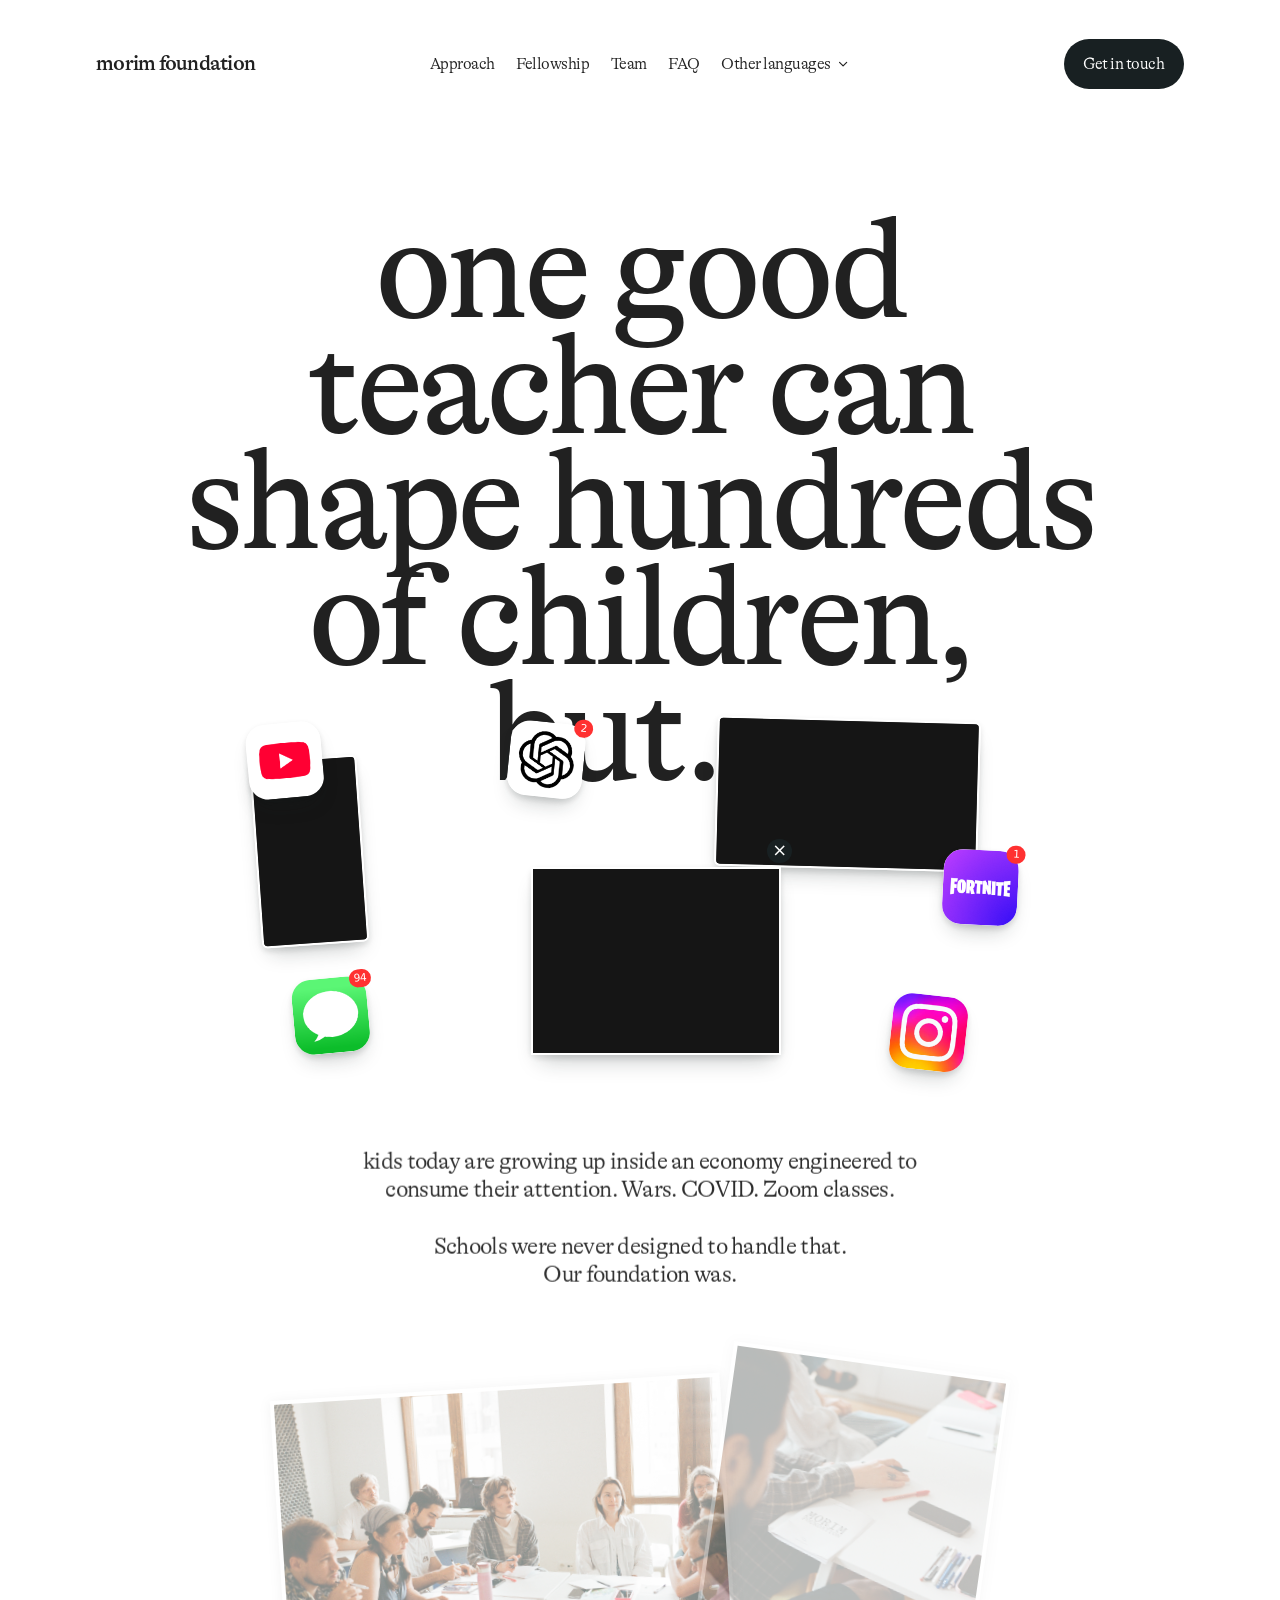
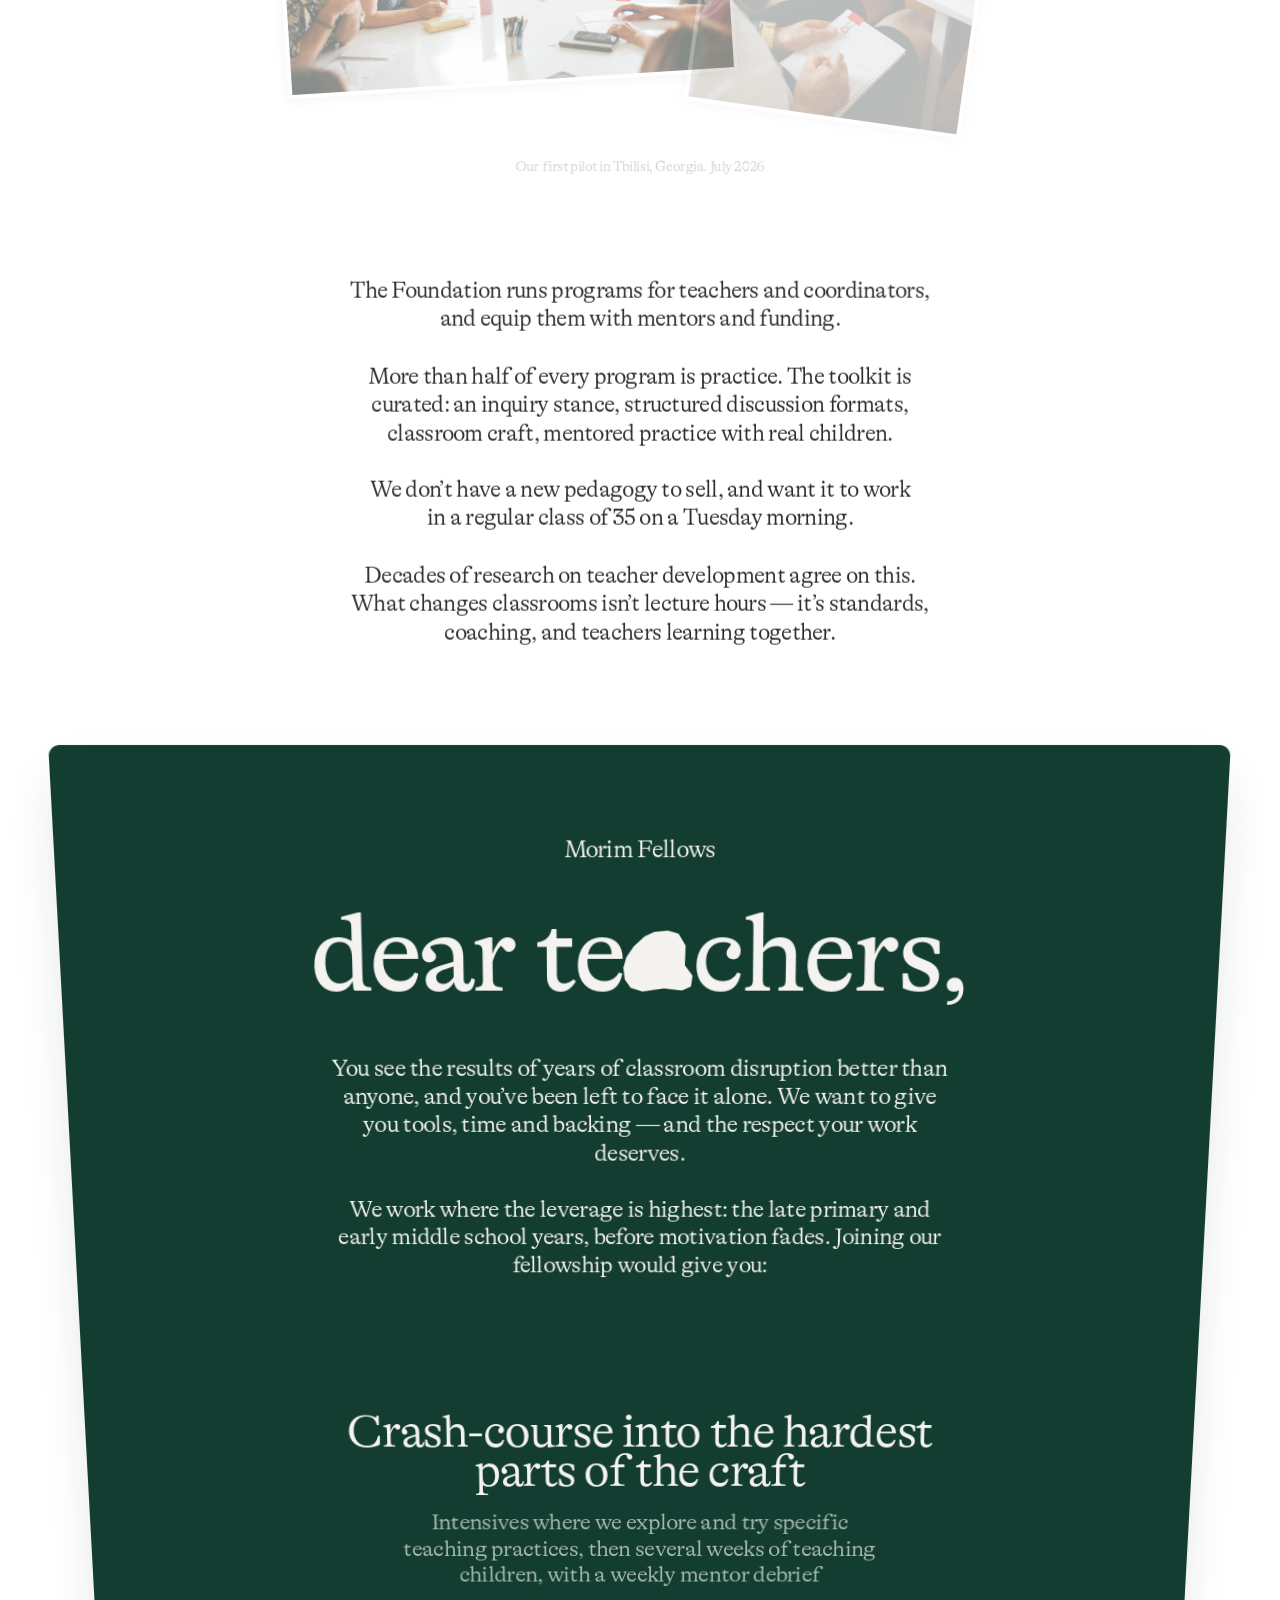
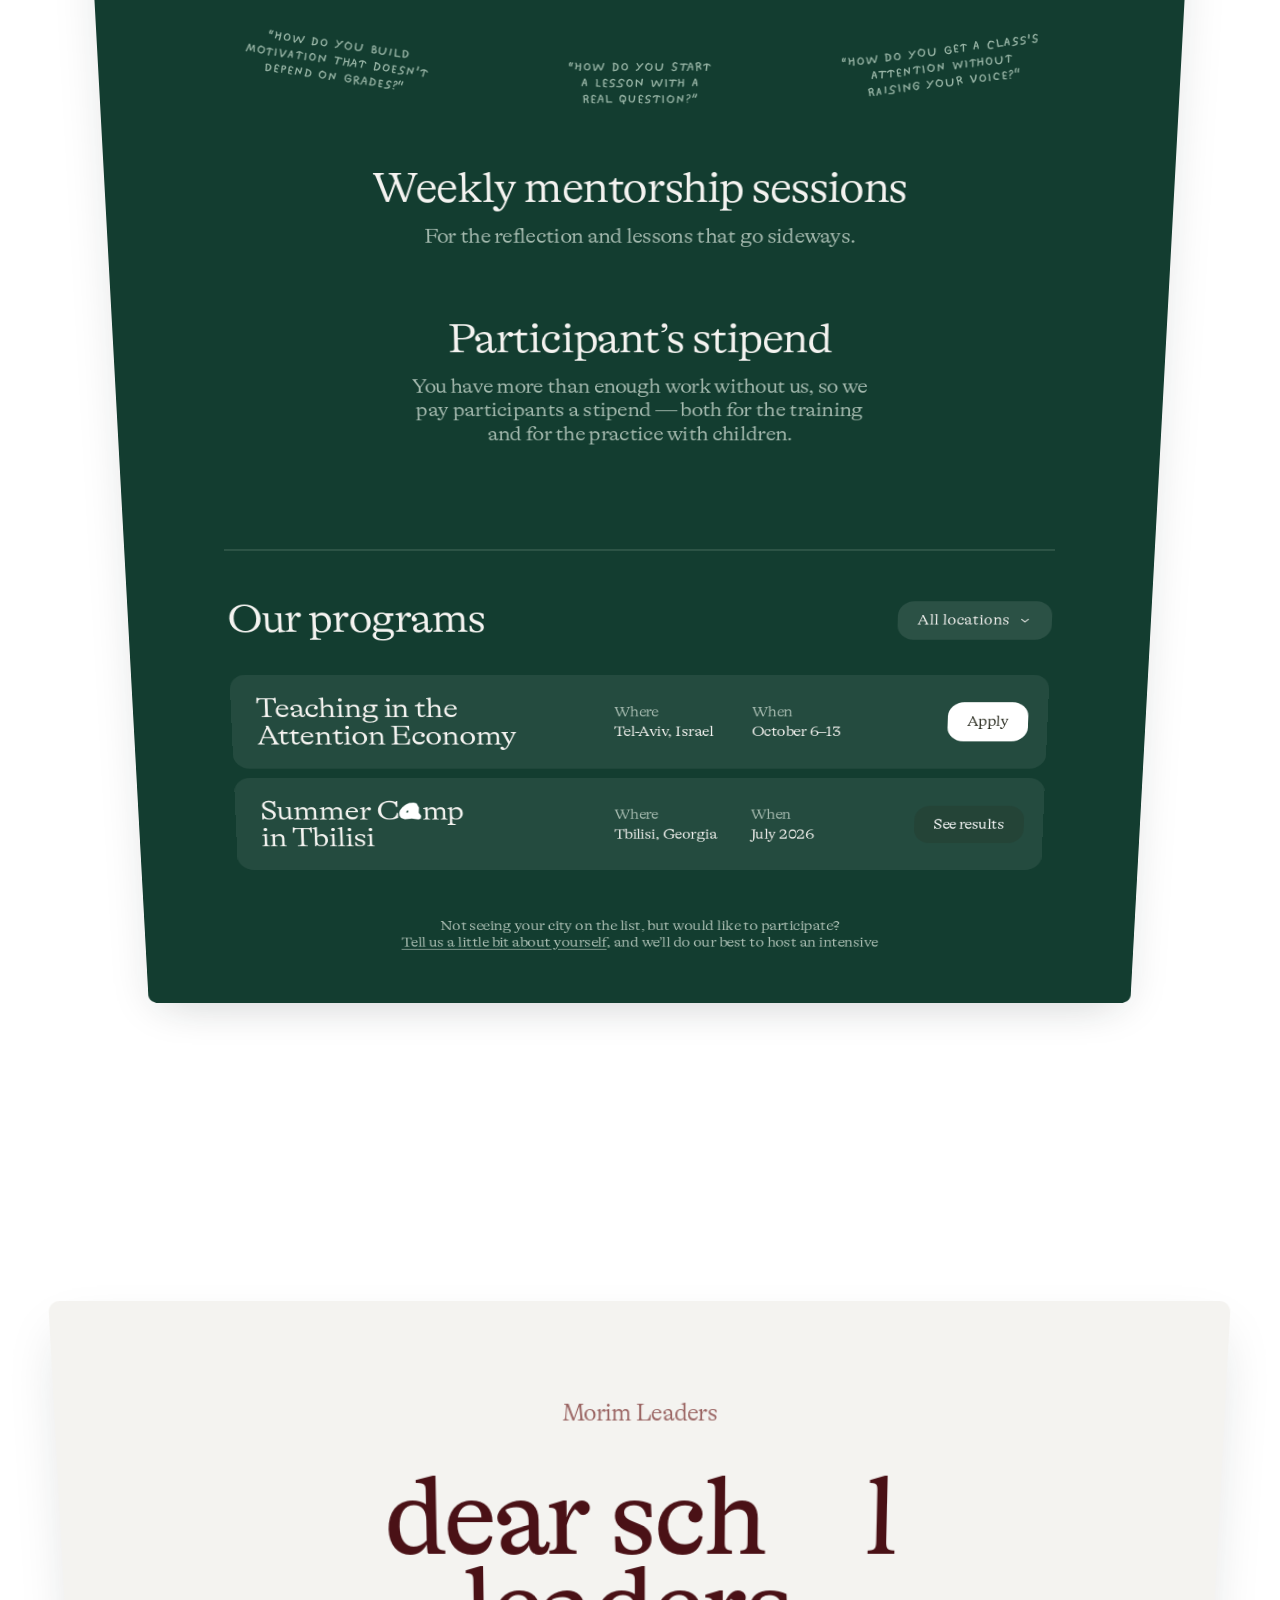
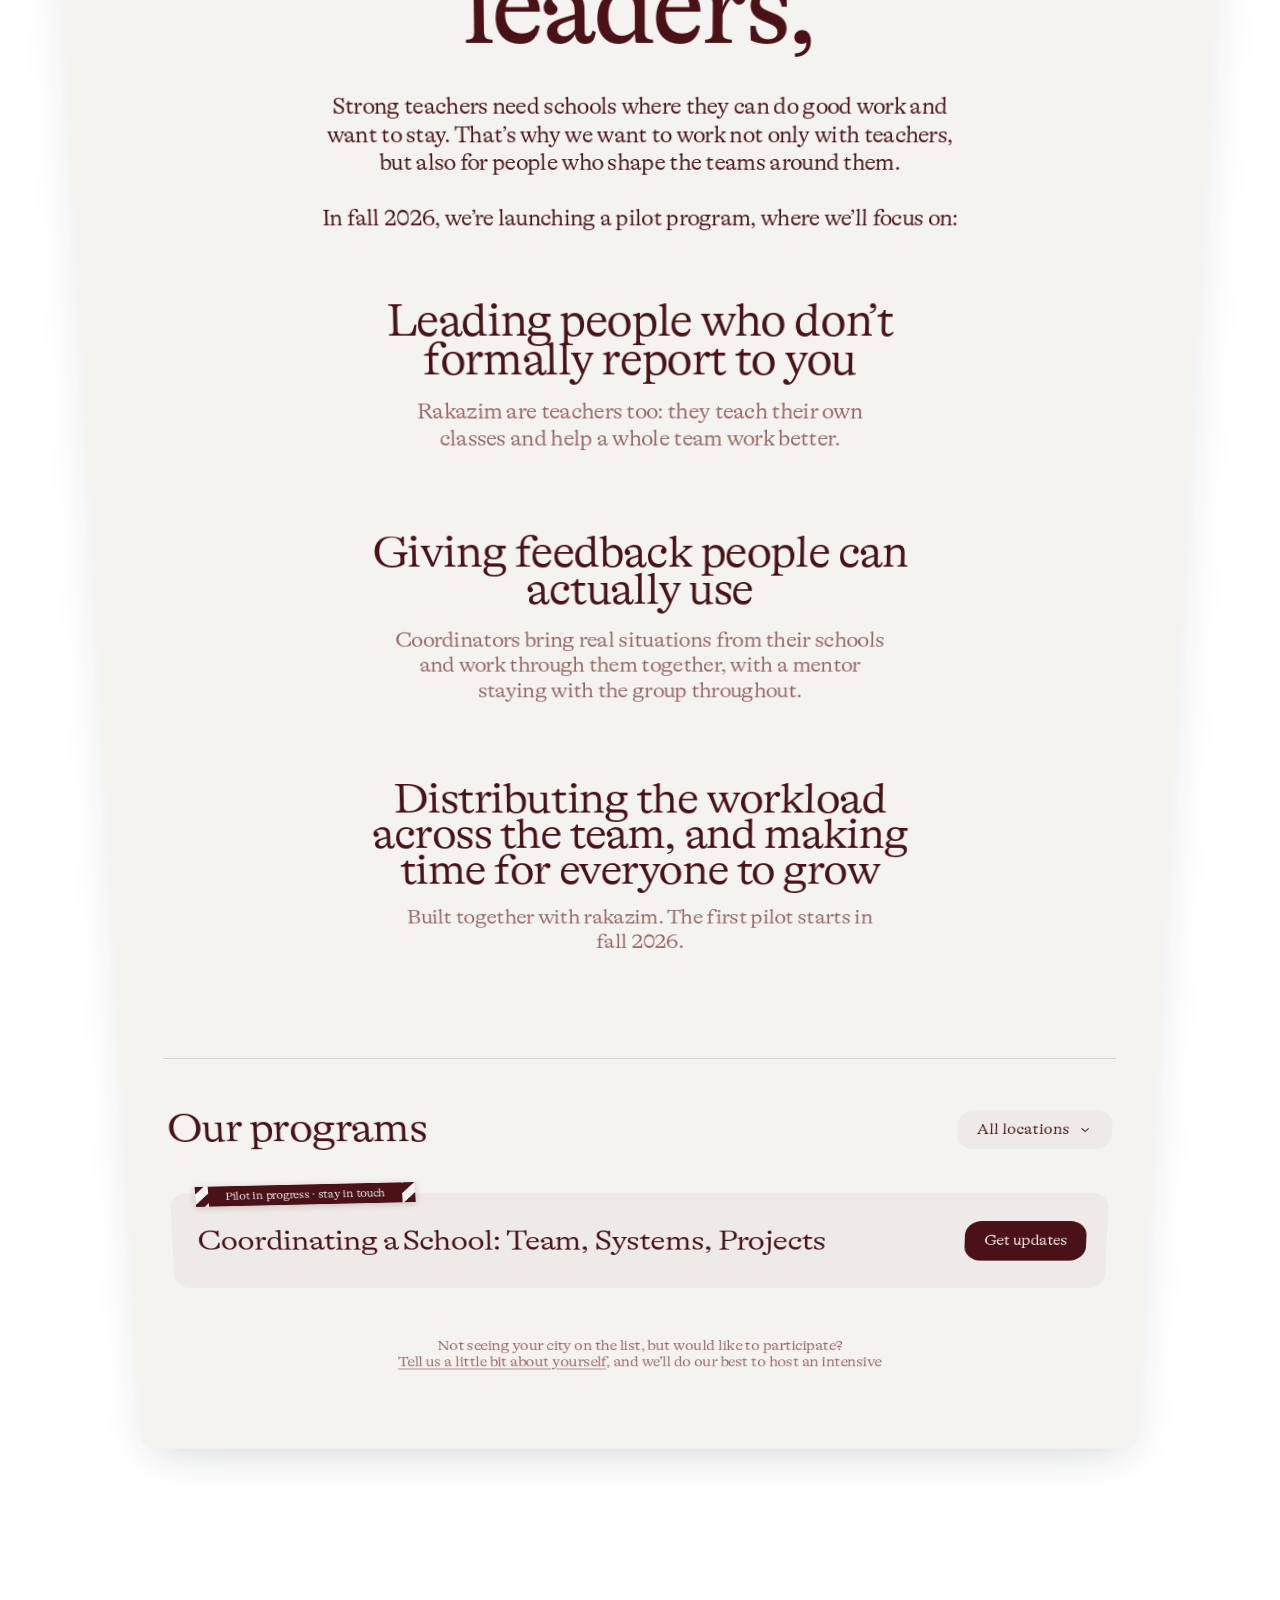
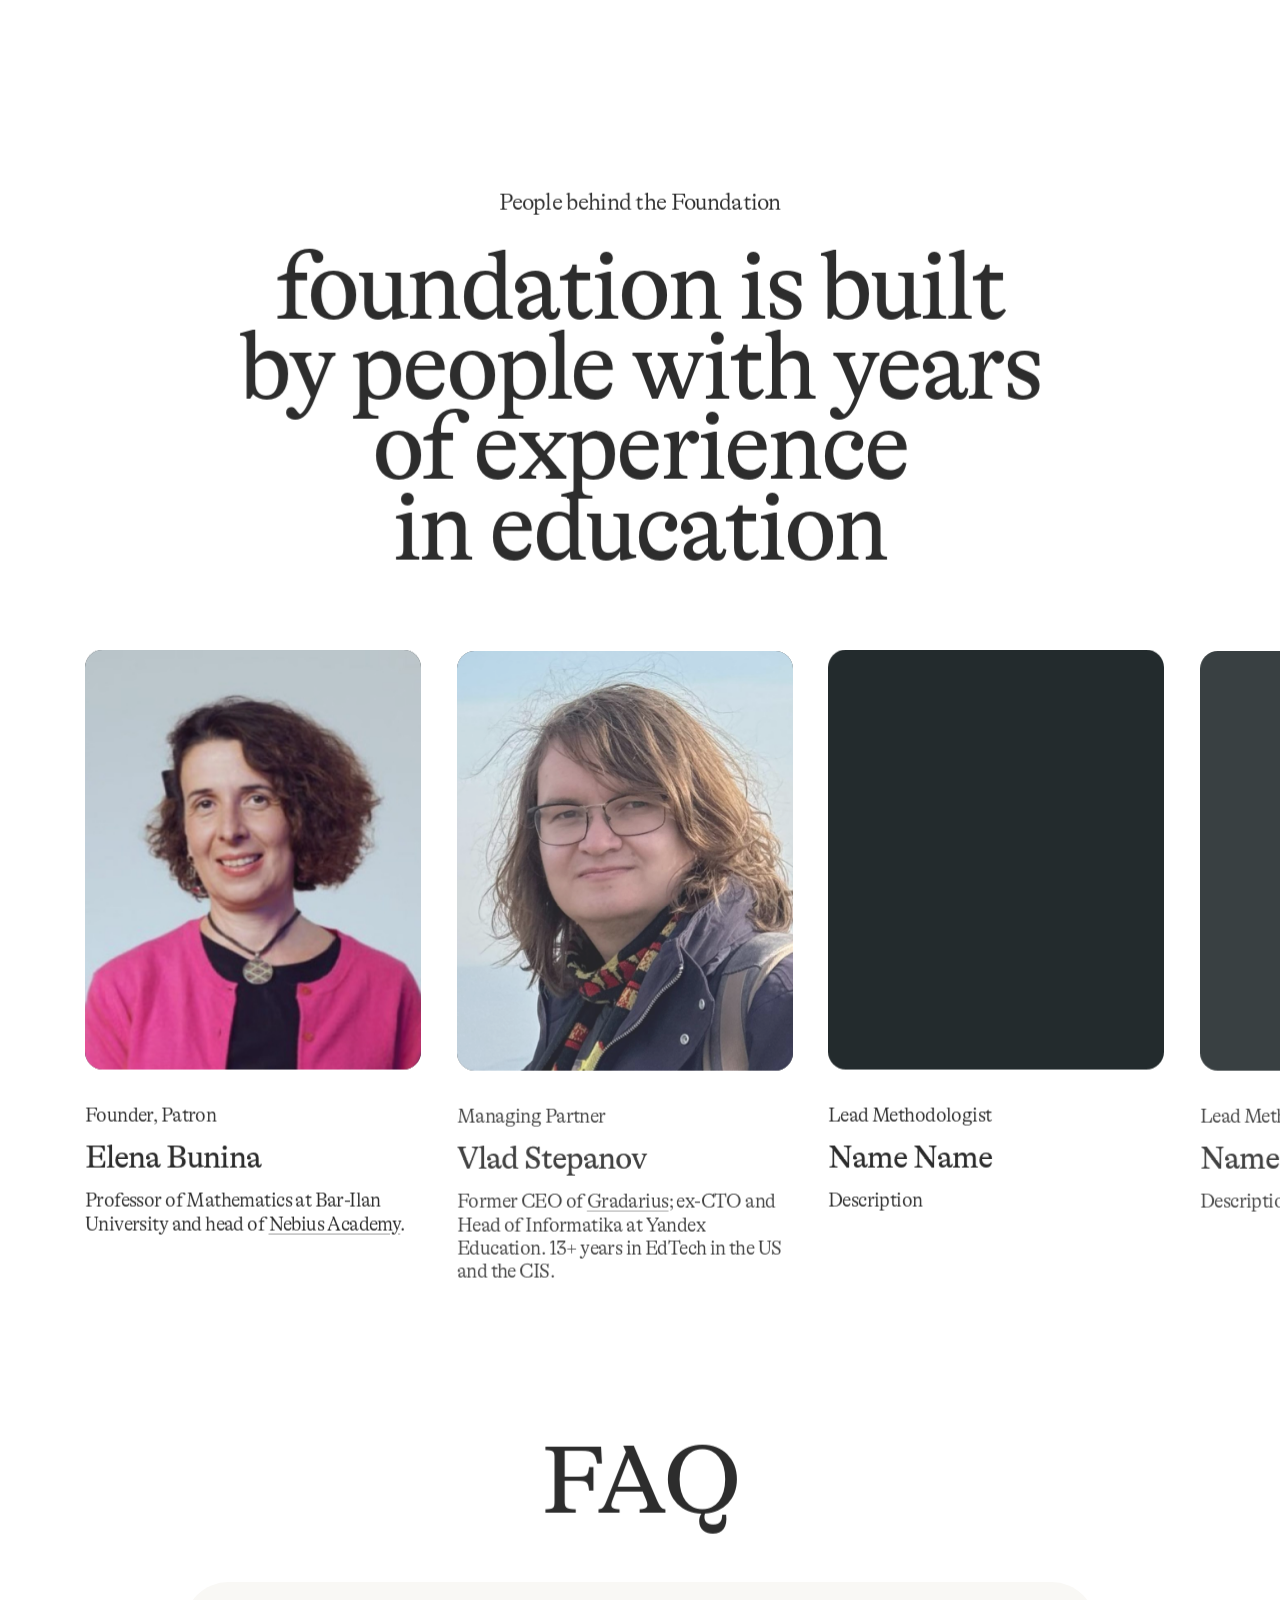
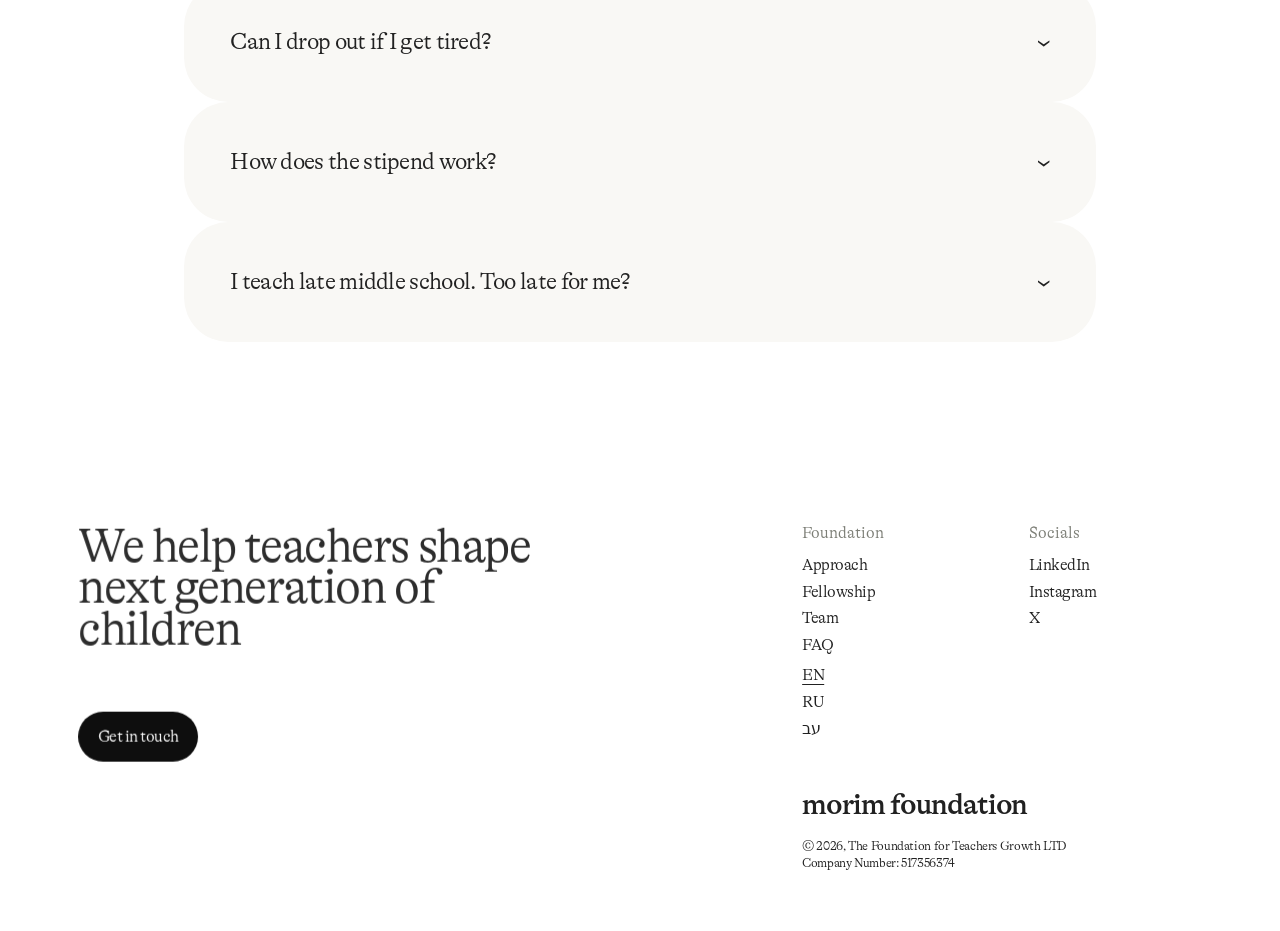
<file: site/index.html>
<!DOCTYPE html>
<html lang="en" dir="ltr">
<head>
  <meta charset="utf-8">
  <meta name="viewport" content="width=device-width, initial-scale=1">
  <title>Morim — Foundation for Teachers Growth</title>
  <meta name="description" content="We help teachers shape the next generation of children through practice, mentorship, and fellowship programs.">
  <meta property="og:type" content="website">
  <meta property="og:title" content="Morim Foundation">
  <meta property="og:description" content="We help teachers shape the next generation of children through practice, mentorship, and fellowship programs.">
  <meta name="twitter:card" content="summary">
  <link rel="alternate" hreflang="en" href="">
  <link rel="alternate" hreflang="ru" href="ru/">
  <link rel="alternate" hreflang="he" href="he/">
  <link rel="alternate" hreflang="x-default" href="">
  <link rel="icon" href="assets/imgRectangle113.png">
  <link rel="preload" href="assets/fonts/GTAlpina-Regular.otf" as="font" type="font/otf" crossorigin>
  <link rel="preload" href="assets/fonts/GTAlpina-Light.otf" as="font" type="font/otf" crossorigin>
  <link rel="stylesheet" href="css/base.css">
  <link rel="stylesheet" href="css/sections.css">
  <link rel="stylesheet" href="css/motion.css">
  <link rel="stylesheet" href="css/mobile.css">
  <link rel="stylesheet" href="css/header.css">
  <link rel="stylesheet" href="css/hero.css">
  <link rel="stylesheet" href="css/widgets.css">
</head>
<body>
<main id="top" data-hero-variant="original" data-lang="en">

  <div class="header-shell" data-compact="false">
    <header class="site-header">
      <a class="logo" href="#top" aria-label="Morim Foundation home">morim foundation</a>
      <nav aria-label="Main navigation">
        <a href="#approach">Approach</a>
        <a href="#fellowship">Fellowship</a>
        <a href="#team">Team</a>
        <a href="#faq">FAQ</a>
        <div class="lang-menu">
  <button type="button" class="lang-menu-button" aria-haspopup="true" aria-expanded="false"
          aria-controls="lang-menu-list">
    <span>Other languages</span>
    <svg viewBox="0 0 24 24" width="16" height="16" fill="none" stroke="currentColor" stroke-width="2" stroke-linecap="round" stroke-linejoin="round" aria-hidden="true"><path d="m6 9 6 6 6-6"/></svg>
  </button>
  <ul id="lang-menu-list" class="lang-menu-list" hidden>
    <li><a href="ru/" hreflang="ru" lang="ru">Русский</a></li>
    <li><a href="he/" hreflang="he" lang="he">עברית</a></li>
  </ul>
</div>
      </nav>
      <a class="button" href="mailto:contact@morim.foundation">Get in touch</a>
      <button type="button" class="mobile-menu-trigger" data-dialog="mobile-menu" aria-haspopup="dialog" aria-label="Menu">
        <svg viewBox="0 0 24 24" width="22" height="22" fill="none" stroke="currentColor" stroke-width="2" stroke-linecap="round" aria-hidden="true"><path d="M4 7h16M4 12h16M4 17h16"/></svg>
      </button>
    </header>
  </div>

  <section class="hero hero-editorial" aria-labelledby="hero-title"
           data-playing="false" data-looping="false" data-media-layout="static"
           data-label-icon="Dismiss {app} and show the next app"
           data-label-media-dismiss="Dismiss {label} and show the next element"
           data-video-unavailable="Video unavailable"
           data-help-desktop="Drag an app to move it. Click or press Enter to dismiss it and show the next app."
           data-help-compact="Tap or press Enter to dismiss an item and show the next one. Swipe vertically to keep reading.">
    <div class="hero-mobile-content">
      <h1 id="hero-title" aria-label="one good teacher can shape hundreds of children, but...">one good<br>teacher can<br>shape hundreds<br>of children,<br><span class="hero-line">but...</span></h1>
    </div>
    <span class="hero-accents" role="group" aria-label="App distractions"></span>
    <span id="hero-app-help" class="sr-only">Drag an app to move it. Click or press Enter to dismiss it and show the next app.</span>
  </section>

  <section class="approach" id="approach" aria-label="Our approach">
    <div class="prose introduction">
      <p data-hero-story-end>kids today are growing up inside an economy engineered to consume their attention. Wars. COVID. Zoom classes.</p>
      <p>Schools were never designed to handle that.<br>Our foundation was.</p>
    </div>
    <figure class="pilot" id="pilot">
      <div class="photo-stack">
        <img class="pilot-landscape" src="assets/img2607180000709000081.png" alt="Teachers in discussion at the foundation’s Tbilisi pilot" width="511" height="339">
        <img class="pilot-portrait" src="assets/img2607180000709000022.png" alt="Participants working on an activity during the Tbilisi pilot" width="317" height="412">
      </div>
      <figcaption>Our first pilot in Tbilisi, Georgia. July 2026</figcaption>
    </figure>
    <div class="mission">
      <div class="prose">
        <p class="mission-intro">The Foundation runs programs for teachers and coordinators, and equip them with <span class="mentor-highlight">mentors<img src="assets/imgRectangle70.svg" alt="" aria-hidden="true"></span> and <span class="funding">funding<span class="funding-underline" aria-hidden="true"></span></span>.<span class="stipend-note">Yes, monthly stipend</span></p>
        <p>More than half of every program is practice. The toolkit is curated: an inquiry stance, structured discussion formats, classroom craft, mentored practice with real children.</p>
        <p>We don’t have a new pedagogy to sell, and want it to work<br class="desktop-break"> in a regular class of 35 on a Tuesday morning.</p>
        <p>Decades of research on teacher development agree on this. What changes classrooms isn’t lecture hours — it’s standards, coaching, and teachers learning together.</p>
      </div>
    </div>
  </section>

  <div class="story-stack">
    <section class="fellowship panel" id="fellowship" aria-labelledby="fellowship-title">
      <div class="floating-apply-rail" inert>
        <a class="button apply-button floating-apply-button" href="https://survey.morim.foundation/s/join-v1?src=landing&lang=en">Apply</a>
      </div>
      <p class="eyebrow">Morim Fellows</p>
      <h2 class="display" id="fellowship-title">dear <span class="word">te<span class="glyph teacher-a"><span class="sr-only">a</span><img src="assets/imgA1.svg" alt="" width="73" height="66"></span>chers,</span></h2>
      <div class="prose fellowship-intro">
        <p>You see the results of years of classroom disruption better than anyone, and you’ve been left to face it alone. We want to give you tools, time and backing — and the respect your work deserves.</p>
        <p>We work where the leverage is highest: the late primary and early middle school years, before motivation fades. Joining our fellowship would give you:</p>
      </div>
      <div class="benefits">
        <article class="benefit craft">
          <h3>Crash-course into the hardest parts of the craft</h3>
          <p>Intensives where we explore and try specific teaching practices, then several weeks of teaching children, with a weekly mentor debrief</p>
          <div class="questions" aria-label="Questions we explore">
            <span>“how do you build motivation that doesn’t depend on grades?”</span>
            <span>“how do you start a lesson with a real question?”</span>
            <span>“how do you get a class’s attention without raising your voice?”</span>
          </div>
        </article>
        <article class="benefit">
          <h3>Weekly mentorship sessions</h3>
          <p>For the reflection and lessons that go sideways.</p>
        </article>
        <article class="benefit">
          <h3>Participant’s stipend</h3>
          <p>You have more than enough work without us, so we pay participants a stipend — both for the training and for the practice with children.</p>
        </article>
      </div>
      <div class="programs" id="programs">
  <div class="program-heading">
    <h3>Our programs</h3>
    <div class="location-select-wrap">
      <button type="button" class="location-select" id="teachers-location"
              aria-haspopup="listbox" aria-expanded="false"
              aria-controls="teachers-location-list"
              aria-label="Filter programs by location">
        <span data-value-label>All locations</span>
        <svg class="location-select-chevron" viewBox="0 0 24 24" width="24" height="24" fill="none" stroke="currentColor" stroke-width="2" stroke-linecap="round" stroke-linejoin="round" aria-hidden="true"><path d="m6 9 6 6 6-6"/></svg>
      </button>
      <ul id="teachers-location-list" class="location-options" role="listbox"
          aria-labelledby="teachers-location" tabindex="-1" hidden>
        <li role="option" data-value="all" aria-selected="true" tabindex="0">
          <span>All locations</span>
          <svg class="location-option-check" viewBox="0 0 24 24" width="16" height="16" fill="none" stroke="currentColor" stroke-width="2" stroke-linecap="round" stroke-linejoin="round" aria-hidden="true"><path d="M20 6 9 17l-5-5"/></svg>
        </li>
        <li role="option" data-value="tel-aviv" aria-selected="false" tabindex="-1">
          <span>Tel-Aviv, Israel</span>
          <svg class="location-option-check" viewBox="0 0 24 24" width="16" height="16" fill="none" stroke="currentColor" stroke-width="2" stroke-linecap="round" stroke-linejoin="round" aria-hidden="true"><path d="M20 6 9 17l-5-5"/></svg>
        </li>
        <li role="option" data-value="tbilisi" aria-selected="false" tabindex="-1">
          <span>Tbilisi, Georgia</span>
          <svg class="location-option-check" viewBox="0 0 24 24" width="16" height="16" fill="none" stroke="currentColor" stroke-width="2" stroke-linecap="round" stroke-linejoin="round" aria-hidden="true"><path d="M20 6 9 17l-5-5"/></svg>
        </li>
      </ul>
    </div>
  </div>
  <div class="program-list" aria-live="polite">
    <article class="program-row" data-program="tel-aviv" data-location="tel-aviv">
      <h4>Teaching in the<br>Attention Economy</h4>
      <p><span>Where</span>Tel-Aviv, Israel</p>
<p><span>When</span>October 6–13</p>
      <a class="button apply-button" href="https://survey.morim.foundation/s/join-v1?src=landing&lang=en">Apply</a>
    </article>
    <article class="program-results-card" data-program="tbilisi" data-location="tbilisi" data-state="closed">
      <div class="program-row program-results-summary">
        <h4 id="tbilisi-program-title">Summer <span class="word">C<span class="glyph small-a"><span class="sr-only">a</span><img src="assets/imgA2.svg" alt="" width="28" height="25"></span>mp</span><br>in Tbilisi</h4>
        <p><span>Where</span>Tbilisi, Georgia</p>
<p><span>When</span>July 2026</p>
        <button type="button" class="button results-button"
                aria-expanded="false" aria-controls="tbilisi-results"
                data-label-open="Collapse"
                data-label-closed="See results">See results</button>
      </div>
      <div id="tbilisi-results" class="program-results-content" role="region" aria-labelledby="tbilisi-program-title" hidden>
        <div class="program-results-body">
          <figure class="program-results-photos" aria-label="Photos from the Tbilisi teacher intensive">
            <img class="results-landscape" src="assets/img2607180000709000081.png" alt="Teachers in discussion during the Tbilisi intensive" width="511" height="339">
            <img class="results-portrait" src="assets/img2607180000709000022.png" alt="Participants working together on a teaching activity" width="317" height="412">
          </figure>
          <div class="program-results-copy">
            <p>In summer 2026, 17 teachers finished our first intensive. 16 of them are now continuing paid teaching practice with children and meet with a mentor every week; 14 of the 17 would recommend the program to colleagues.</p>
            <p>Two-thirds of the children we surveyed said they’d like to have lessons like these at school.</p>
            <p>That’s encouraging, but it’s still a small, unusually friendly setting. We’ll be much more convinced if the same thing happens in ordinary classrooms.</p>
          </div>
        </div>
      </div>
    </article>
  </div>
  <p class="program-note">
    Not seeing your city on the list, but would like to participate?
    <br>
    <a class="inline-button" href="https://survey.morim.foundation/s/join-v1?src=landing&lang=en">Tell us a little bit about yourself</a>, and we’ll do our best to host an intensive
  </p>
</div>
    </section>

    <section class="leaders panel" id="leaders" aria-labelledby="leaders-title">
      <div class="floating-apply-rail" inert>
        <a class="button apply-button floating-apply-button" href="https://survey.morim.foundation/s/join-v1?src=landing&lang=en">Apply</a>
      </div>
      <p class="eyebrow muted">Morim Leaders</p>
      <h2 class="display" id="leaders-title">dear <span class="word">sch<span class="glyph school-oo"><span class="sr-only">oo</span><img src="assets/imgVector1.svg" alt="" width="106" height="60"></span>l</span><br>leaders,</h2>
      <div class="prose leaders-intro">
        <p>Strong teachers need schools where they can do good work and want to stay. That’s why we want to work not only with teachers, but also for people who shape the teams around them.</p>
        <p>In fall 2026, we’re launching a pilot program, where we’ll focus on:</p>
      </div>
      <div class="leader-benefits">
        <article class="benefit">
          <h3>Leading people who don’t formally report to you</h3>
          <p>Rakazim are teachers too: they teach their own classes and help a whole team work better.</p>
        </article>
        <article class="benefit">
          <h3>Giving feedback people can actually use</h3>
          <p>Coordinators bring real situations from their schools and work through them together, with a mentor staying with the group throughout.</p>
        </article>
        <article class="benefit">
          <h3>Distributing the workload across the team, and making time for everyone to grow</h3>
          <p>Built together with rakazim. The first pilot starts in fall 2026.</p>
        </article>
      </div>
      <div class="programs" id="leaders-programs">
  <div class="program-heading">
    <h3>Our programs</h3>
    <div class="location-select-wrap">
      <button type="button" class="location-select" id="leaders-location"
              aria-haspopup="listbox" aria-expanded="false"
              aria-controls="leaders-location-list"
              aria-label="Filter programs by location">
        <span data-value-label>All locations</span>
        <svg class="location-select-chevron" viewBox="0 0 24 24" width="24" height="24" fill="none" stroke="currentColor" stroke-width="2" stroke-linecap="round" stroke-linejoin="round" aria-hidden="true"><path d="m6 9 6 6 6-6"/></svg>
      </button>
      <ul id="leaders-location-list" class="location-options" role="listbox"
          aria-labelledby="leaders-location" tabindex="-1" hidden>
        <li role="option" data-value="all" aria-selected="true" tabindex="0">
          <span>All locations</span>
          <svg class="location-option-check" viewBox="0 0 24 24" width="16" height="16" fill="none" stroke="currentColor" stroke-width="2" stroke-linecap="round" stroke-linejoin="round" aria-hidden="true"><path d="M20 6 9 17l-5-5"/></svg>
        </li>
      </ul>
    </div>
  </div>
  <div class="program-list" aria-live="polite">
    <article class="program-row" data-program="school-coordination">
<span class="program-badge"><span>Pilot in progress · stay in touch</span></span>      <h4>Coordinating a School: Team, Systems, Projects</h4>
      <a class="button apply-button" href="https://survey.morim.foundation/s/join-v1?src=landing&lang=en">Get updates</a>
    </article>
  </div>
  <p class="program-note">
    Not seeing your city on the list, but would like to participate?
    <br>
    <a class="inline-button" href="https://survey.morim.foundation/s/join-v1?src=landing&lang=en">Tell us a little bit about yourself</a>, and we’ll do our best to host an intensive
  </p>
</div>
    </section>
  </div>

  <section class="team" id="team" aria-labelledby="team-title">
    <p class="eyebrow">People behind the Foundation</p>
    <h2 class="team-title" id="team-title">foundation is built<br class="desktop-break"> by people with years<br class="desktop-break"> of experience<br class="desktop-break"> in education</h2>
    <div class="team-track" tabindex="0" role="region" aria-label="Foundation team">
      <article class="person">
        <img class="portrait" src="assets/team-elena.jpg" alt="Elena Bunina" width="420" height="510" loading="lazy">
        <p class="person-role">Founder, Patron</p>
        <h3><a href="https://www.linkedin.com/in/elena-bunina-738522eb/" target="_blank" rel="noreferrer">Elena Bunina</a></h3>
        <p>Professor of Mathematics at Bar-Ilan University and head of <a href="https://academy.nebius.com/" target="_blank" rel="noreferrer">Nebius Academy</a>.</p>
      </article>
      <article class="person">
        <img class="portrait" src="assets/team-vlad.jpg" alt="Vlad Stepanov" width="420" height="510" loading="lazy">
        <p class="person-role">Managing Partner</p>
        <h3><a href="https://www.linkedin.com/in/utterstep/" target="_blank" rel="noreferrer">Vlad Stepanov</a></h3>
        <p>Former CEO of <a href="https://gradarius.com/" target="_blank" rel="noreferrer">Gradarius</a>; ex-CTO and Head of Informatika at Yandex Education. 13+ years in EdTech in the US and the CIS.</p>
      </article>
      <article class="person">
        <div class="portrait-placeholder" role="img" aria-label="Name Name portrait pending"></div>
        <p class="person-role">Lead Methodologist</p>
        <h3>Name Name</h3>
        <p>Description</p>
      </article>
      <article class="person">
        <div class="portrait-placeholder" role="img" aria-label="Name Name portrait pending"></div>
        <p class="person-role">Lead Methodologist</p>
        <h3>Name Name</h3>
        <p>Description</p>
      </article>
    </div>
  </section>

  <section class="faq" id="faq" aria-labelledby="faq-title">
    <h2 id="faq-title">FAQ</h2>
    <div class="faq-list">
      <details class="faq-item" data-state="closed">
        <summary class="faq-trigger">
          Can I drop out if I get tired?
          <span class="faq-chevron" aria-hidden="true">›</span>
        </summary>
        <div class="faq-answer">
          <div class="faq-answer-body">Participation and withdrawal details will be added soon.</div>
        </div>
      </details>
      <details class="faq-item" data-state="closed">
        <summary class="faq-trigger">
          How does the stipend work?
          <span class="faq-chevron" aria-hidden="true">›</span>
        </summary>
        <div class="faq-answer">
          <div class="faq-answer-body">Participants receive a stipend for both the training and the practice with children. Amounts and payment details will be added with the program information.</div>
        </div>
      </details>
      <details class="faq-item" data-state="closed">
        <summary class="faq-trigger">
          I teach late middle school. Too late for me?
          <span class="faq-chevron" aria-hidden="true">›</span>
        </summary>
        <div class="faq-answer">
          <div class="faq-answer-body">Our fellowship focuses on the late primary and early middle school years. Eligibility details for other year groups will be added soon.</div>
        </div>
      </details>
    </div>
  </section>

  <footer id="contact" class="site-footer">
    <div class="footer-message">
      <h2>We help teachers shape next generation of children</h2>
      <a class="button rounded-button" href="mailto:contact@morim.foundation">Get in touch</a>
    </div>
    <div class="footer-links">
      <div>
        <p class="footer-label">Foundation</p>
        <nav aria-label="Footer navigation">
          <a href="#approach">Approach</a>
          <a href="#fellowship">Fellowship</a>
          <a href="#team">Team</a>
          <a href="#faq">FAQ</a>
        </nav>
        <nav class="lang-switcher lang-switcher-footer" aria-label="Language">
  <a href="" hreflang="en" lang="en" aria-current="page">EN</a>
  <a href="ru/" hreflang="ru" lang="ru">RU</a>
  <a href="he/" hreflang="he" lang="he">עב</a>
</nav>
      </div>
      <div>
        <p class="footer-label">Socials</p>
        <nav aria-label="Social links">
          <button type="button" class="text-button" data-dialog="dialog-social" data-dialog-title="LinkedIn">LinkedIn</button>
          <button type="button" class="text-button" data-dialog="dialog-social" data-dialog-title="Instagram">Instagram</button>
          <button type="button" class="text-button" data-dialog="dialog-social" data-dialog-title="X">X</button>
        </nav>
      </div>
      <div class="footer-legal">
        <a class="logo" href="#top" aria-label="Morim Foundation home">morim foundation</a>
        <p>© 2026, The Foundation for Teachers Growth LTD<br>Company Number: 517356374</p>
      </div>
    </div>
  </footer>
</main>

<dialog class="morim-dialog" id="dialog-social" aria-labelledby="dialog-social-title" aria-describedby="dialog-social-desc">
  <div class="morim-dialog-body">
    <h2 id="dialog-social-title" data-dialog-title></h2>
    <p id="dialog-social-desc">This profile link will be added soon.</p>
    <button type="button" class="dialog-close" data-dialog-close aria-label="Close">
      <svg viewBox="0 0 24 24" width="16" height="16" fill="none" stroke="currentColor" stroke-width="2" stroke-linecap="round" stroke-linejoin="round" aria-hidden="true"><path d="M18 6 6 18M6 6l12 12"/></svg>
    </button>
  </div>
</dialog>

<dialog class="mobile-menu-panel" id="mobile-menu" aria-labelledby="mobile-menu-title" aria-describedby="mobile-menu-desc">
  <div class="mobile-menu-heading">
    <h2 id="mobile-menu-title">morim foundation</h2>
    <button type="button" class="mobile-menu-close" data-dialog-close aria-label="Close">
      <svg viewBox="0 0 24 24" width="20" height="20" fill="none" stroke="currentColor" stroke-width="2" stroke-linecap="round" stroke-linejoin="round" aria-hidden="true"><path d="M18 6 6 18M6 6l12 12"/></svg>
    </button>
  </div>
  <p id="mobile-menu-desc" class="sr-only">Explore the foundation and its programs.</p>
  <nav aria-label="Mobile navigation">
    <a href="#approach">Approach</a>
    <a href="#fellowship">Teachers</a>
    <a href="#leaders">School Leaders</a>
    <a href="#team">Team</a>
    <a href="#faq">FAQ</a>
    <a href="#contact">Get in touch</a>
  </nav>
  <nav class="lang-switcher lang-switcher-menu" aria-label="Language">
  <a href="" hreflang="en" lang="en" aria-current="page">EN</a>
  <a href="ru/" hreflang="ru" lang="ru">RU</a>
  <a href="he/" hreflang="he" lang="he">עב</a>
</nav>
</dialog>

<script type="module" src="js/main.js"></script>
</body>
</html>
</file>
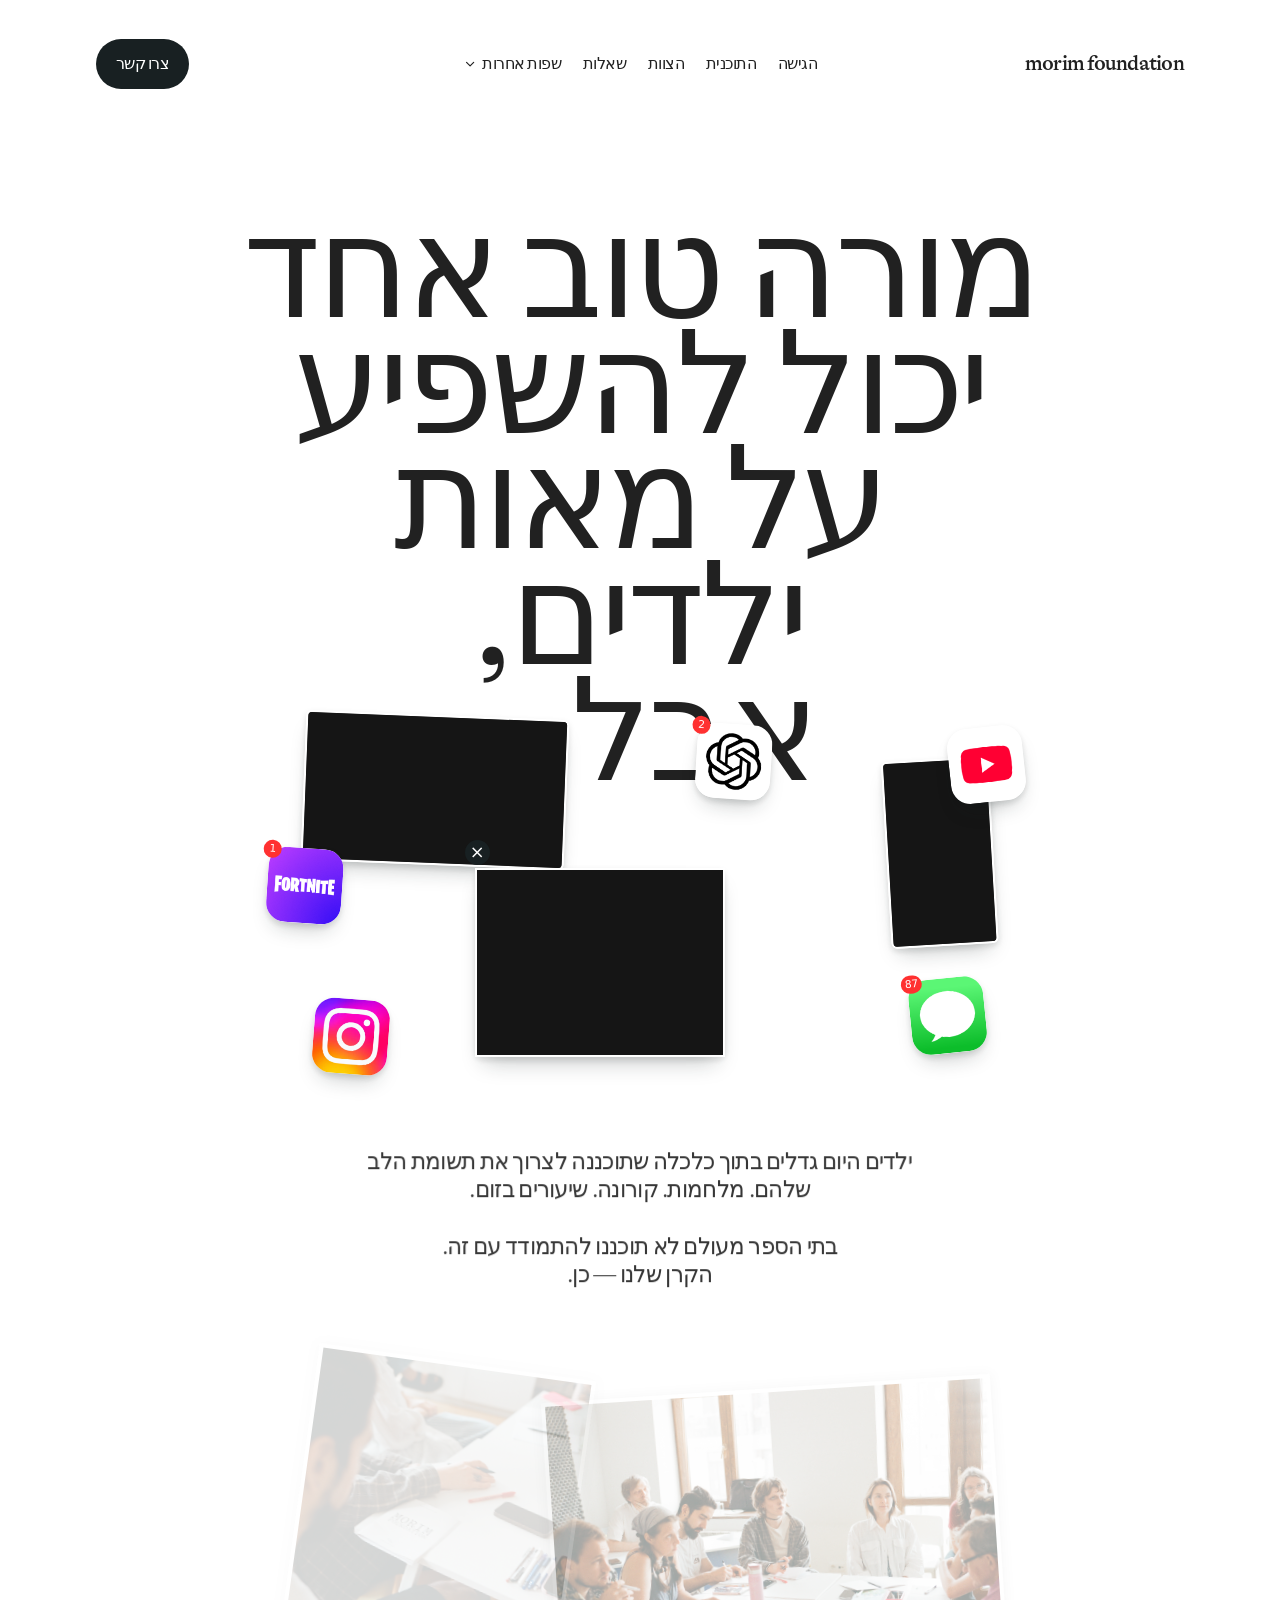
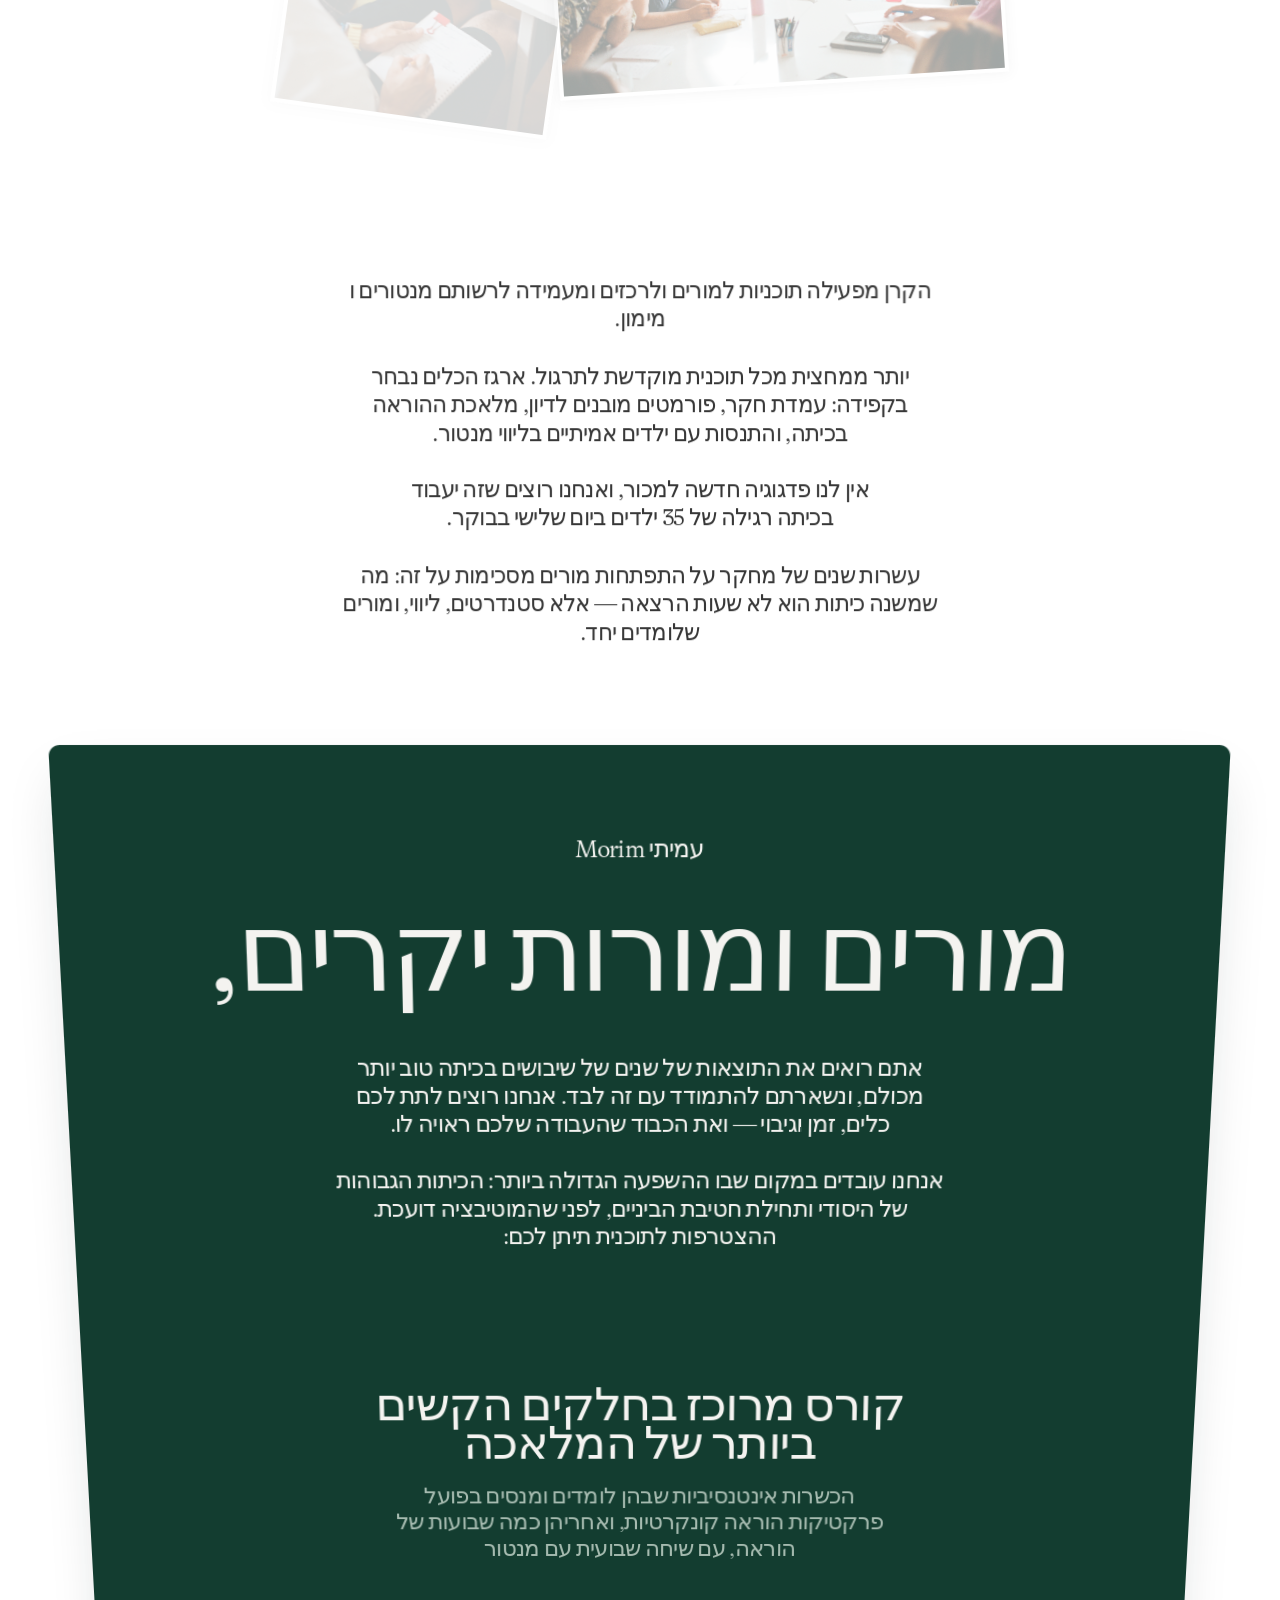
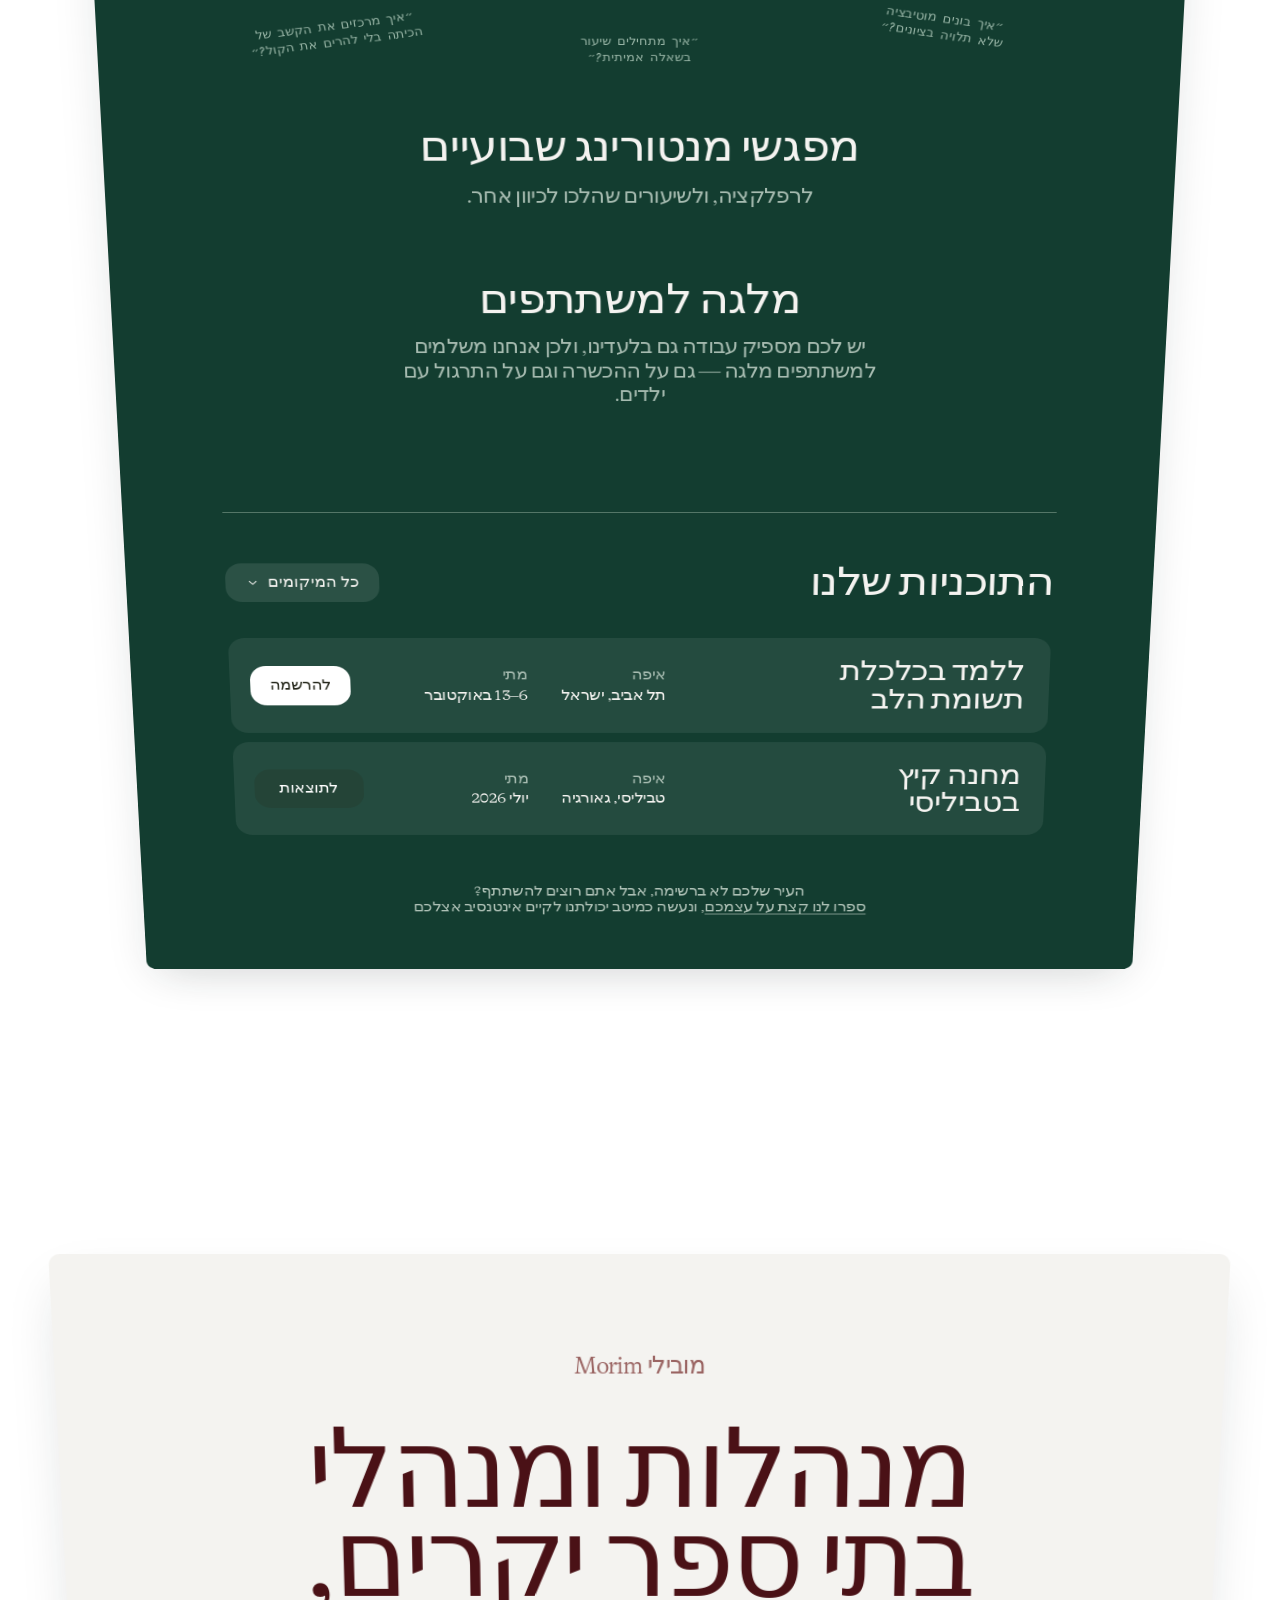
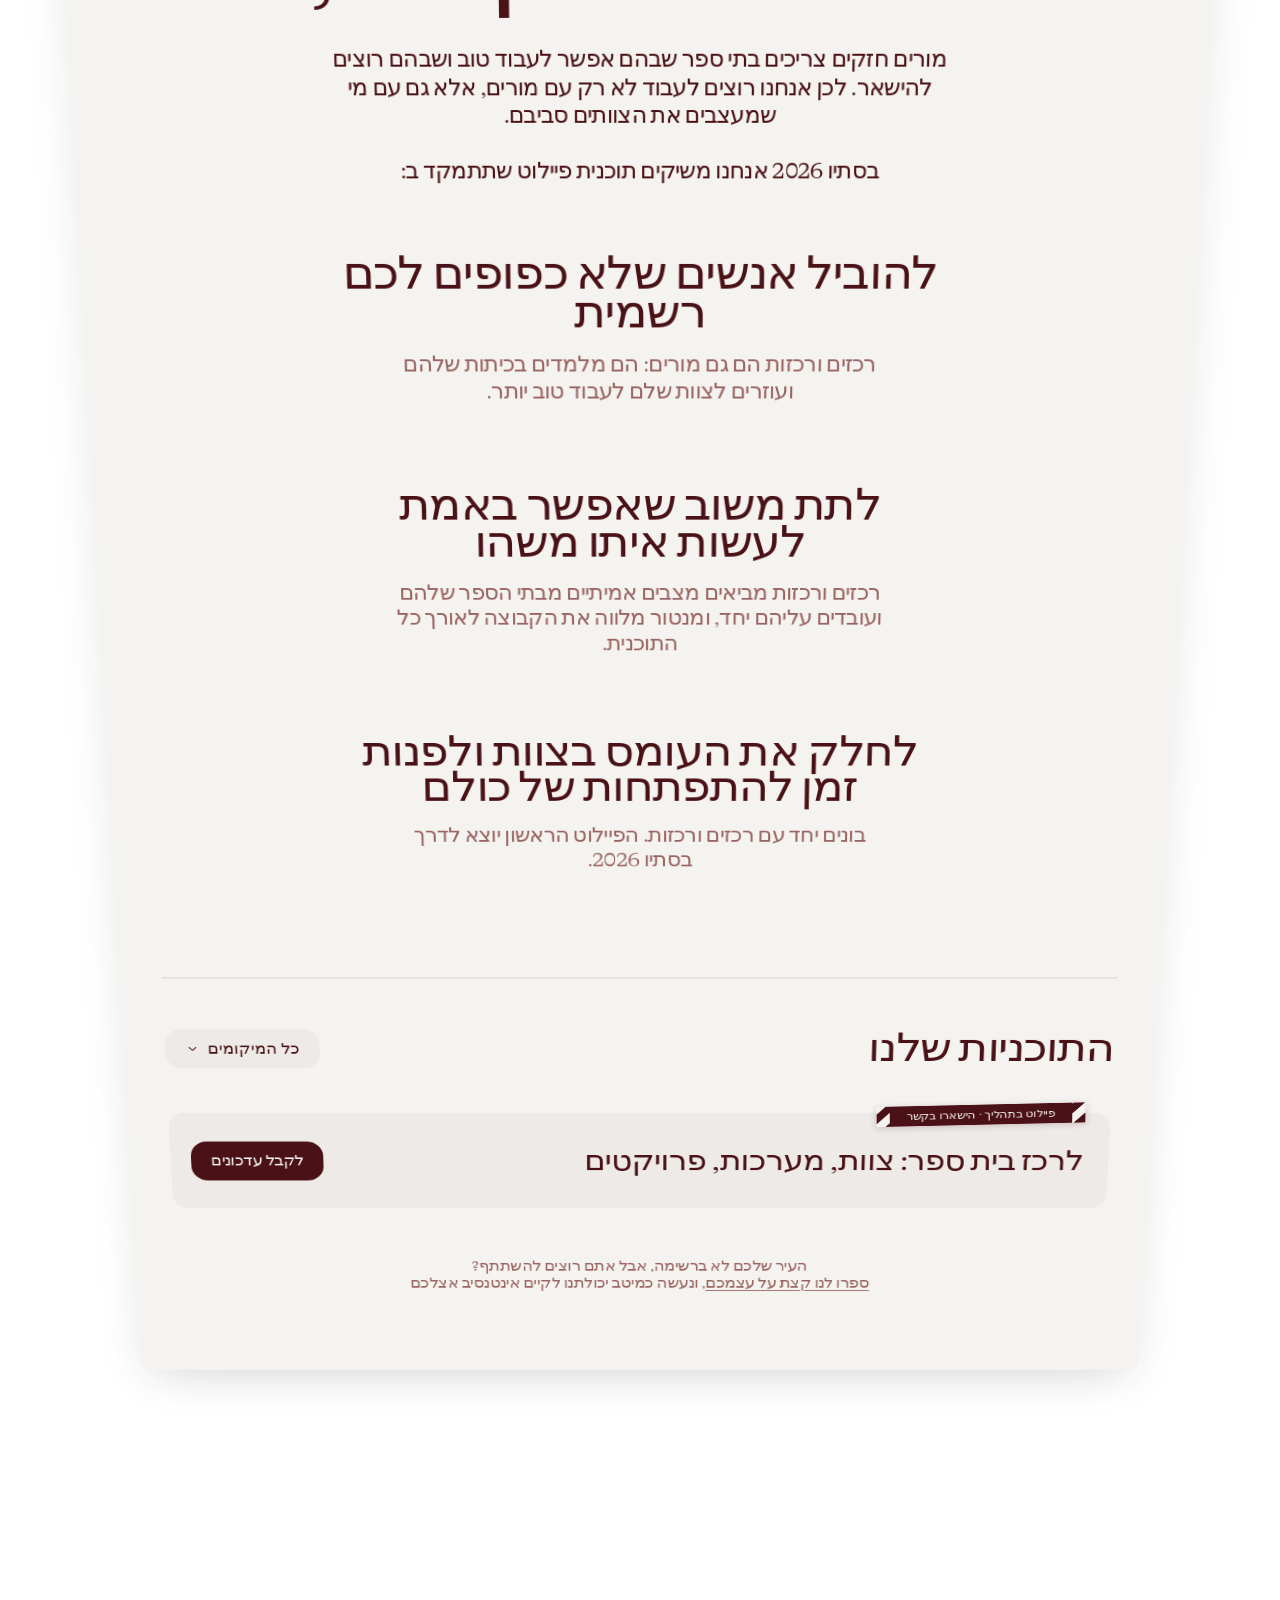
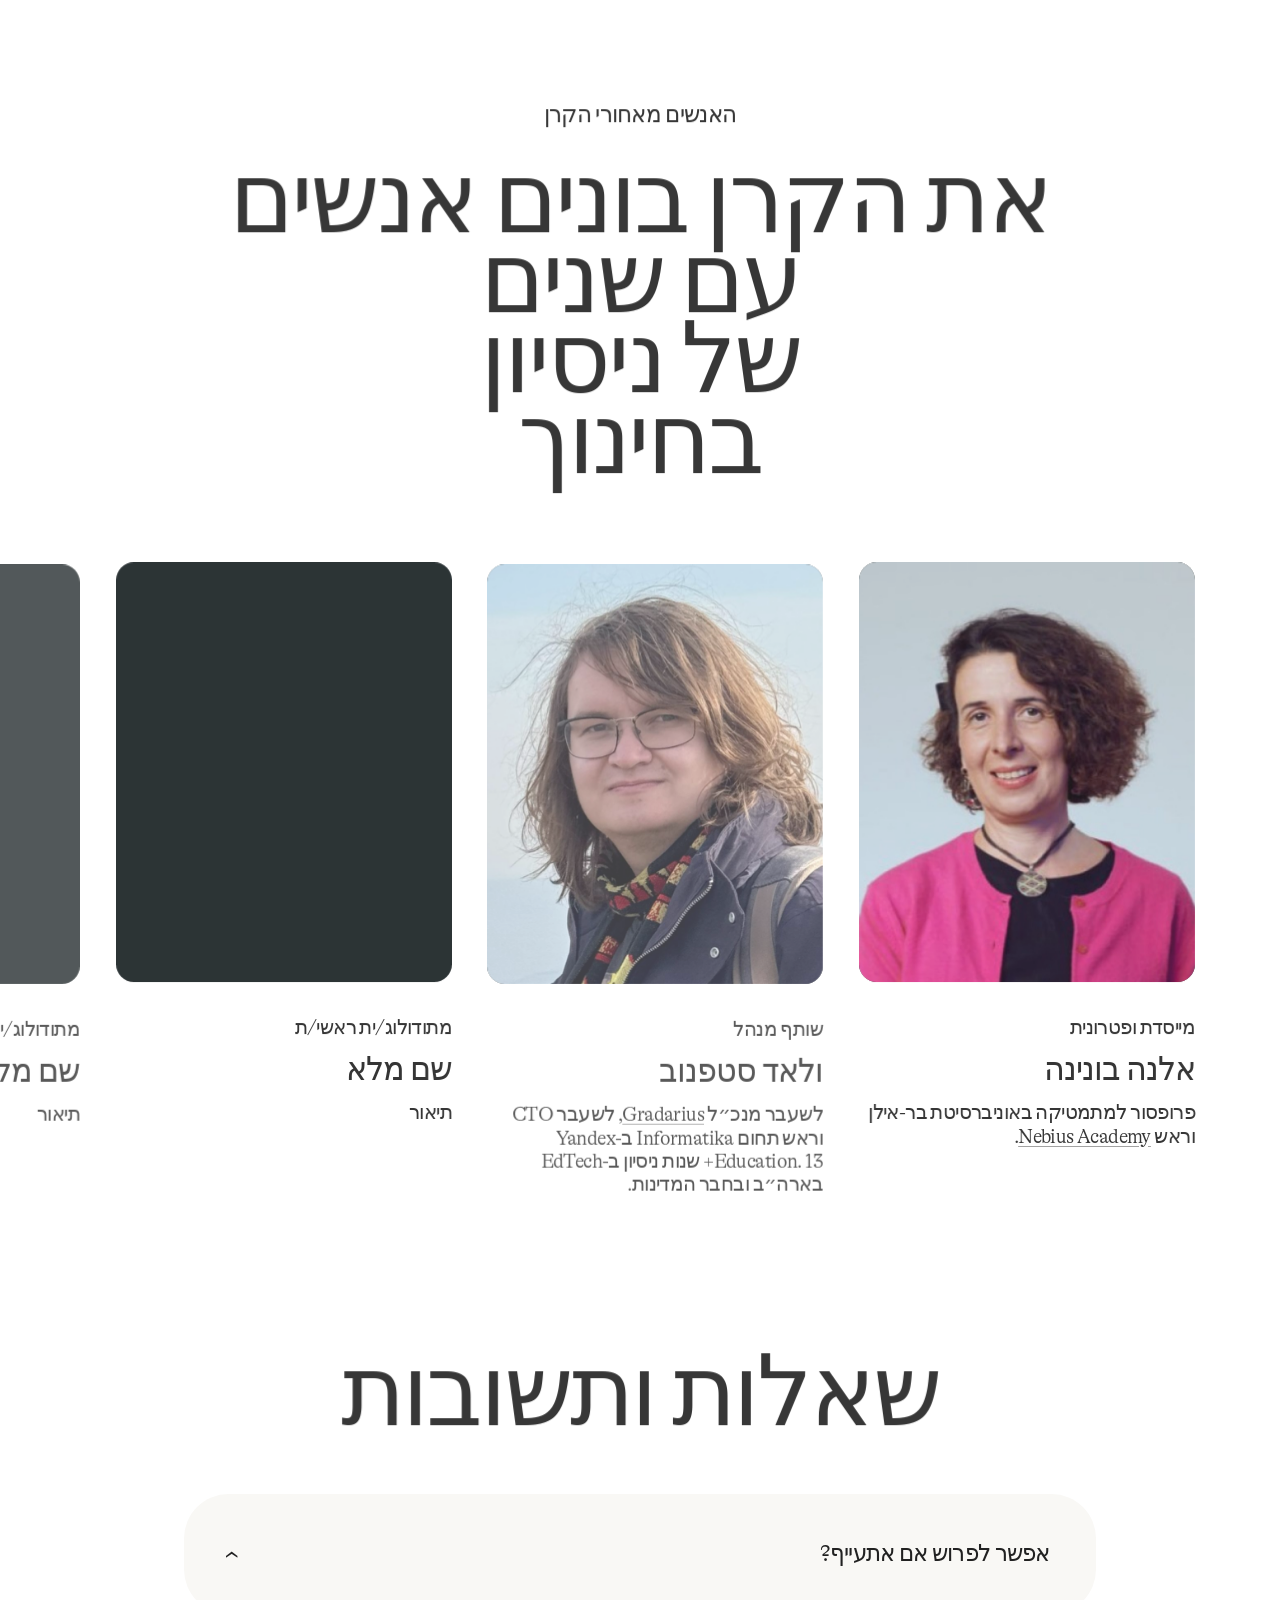
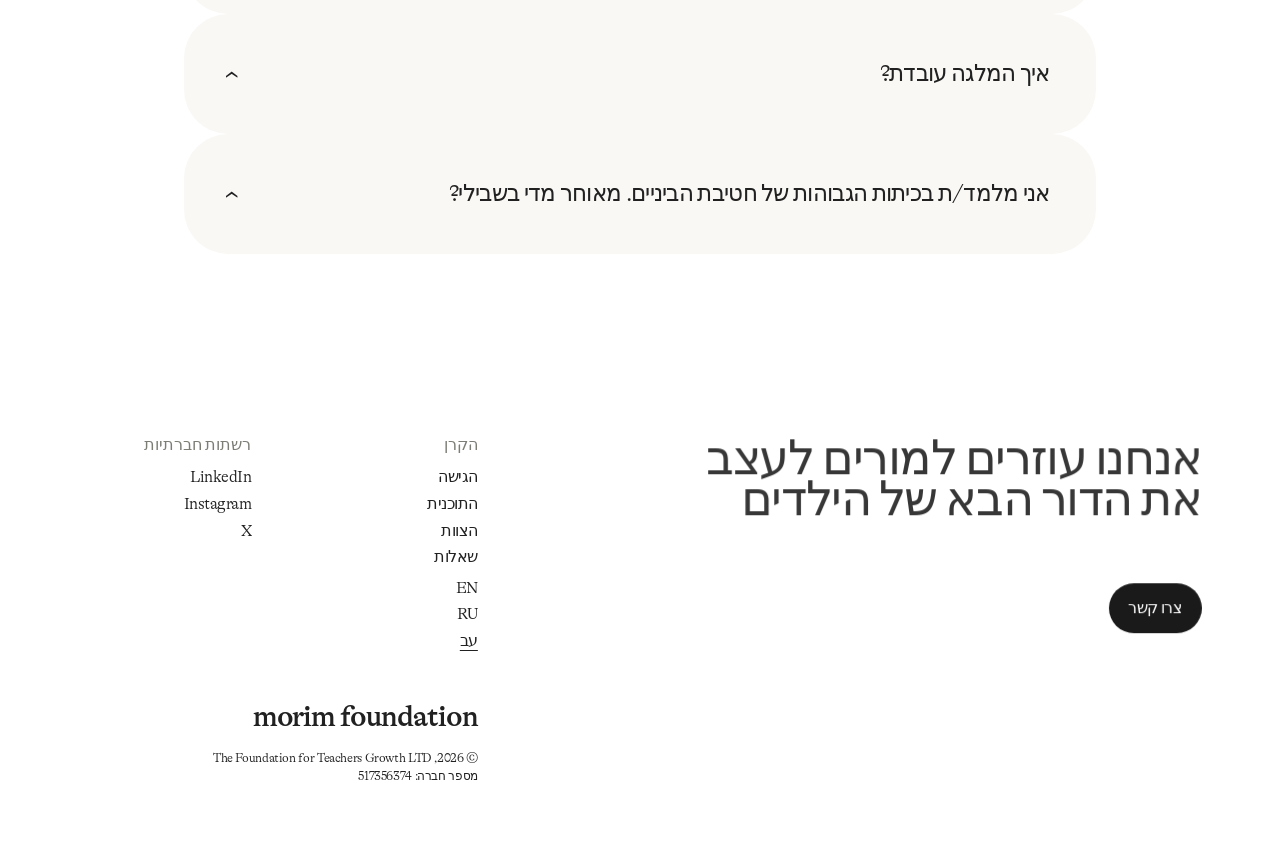
<file: site/he/index.html>
<!DOCTYPE html>
<html lang="he" dir="rtl">
<head>
  <meta charset="utf-8">
  <meta name="viewport" content="width=device-width, initial-scale=1">
  <title>Morim — קרן לצמיחת מורים</title>
  <meta name="description" content="אנחנו עוזרים למורים לעצב את הדור הבא של הילדים באמצעות תרגול, מנטורינג ותוכניות מלגה.">
  <meta property="og:type" content="website">
  <meta property="og:title" content="קרן Morim">
  <meta property="og:description" content="אנחנו עוזרים למורים לעצב את הדור הבא של הילדים באמצעות תרגול, מנטורינג ותוכניות מלגה.">
  <meta name="twitter:card" content="summary">
  <link rel="alternate" hreflang="en" href="../">
  <link rel="alternate" hreflang="ru" href="../ru/">
  <link rel="alternate" hreflang="he" href="../he/">
  <link rel="alternate" hreflang="x-default" href="../">
  <link rel="icon" href="../assets/imgRectangle113.png">
  <link rel="preload" href="../assets/fonts/GTAlpina-Regular.otf" as="font" type="font/otf" crossorigin>
  <link rel="preload" href="../assets/fonts/GTAlpina-Light.otf" as="font" type="font/otf" crossorigin>
  <link rel="stylesheet" href="../css/base.css">
  <link rel="stylesheet" href="../css/sections.css">
  <link rel="stylesheet" href="../css/motion.css">
  <link rel="stylesheet" href="../css/mobile.css">
  <link rel="stylesheet" href="../css/header.css">
  <link rel="stylesheet" href="../css/hero.css">
  <link rel="stylesheet" href="../css/widgets.css">
</head>
<body>
<main id="top" data-hero-variant="original" data-lang="he">

  <div class="header-shell" data-compact="false">
    <header class="site-header">
      <a class="logo" href="#top" aria-label="קרן Morim — לעמוד הבית">morim foundation</a>
      <nav aria-label="ניווט ראשי">
        <a href="#approach">הגישה</a>
        <a href="#fellowship">התוכנית</a>
        <a href="#team">הצוות</a>
        <a href="#faq">שאלות</a>
        <div class="lang-menu">
  <button type="button" class="lang-menu-button" aria-haspopup="true" aria-expanded="false"
          aria-controls="lang-menu-list">
    <span>שפות אחרות</span>
    <svg viewBox="0 0 24 24" width="16" height="16" fill="none" stroke="currentColor" stroke-width="2" stroke-linecap="round" stroke-linejoin="round" aria-hidden="true"><path d="m6 9 6 6 6-6"/></svg>
  </button>
  <ul id="lang-menu-list" class="lang-menu-list" hidden>
    <li><a href="../" hreflang="en" lang="en">English</a></li>
    <li><a href="../ru/" hreflang="ru" lang="ru">Русский</a></li>
  </ul>
</div>
      </nav>
      <a class="button" href="mailto:contact@morim.foundation">צרו קשר</a>
      <button type="button" class="mobile-menu-trigger" data-dialog="mobile-menu" aria-haspopup="dialog" aria-label="תפריט">
        <svg viewBox="0 0 24 24" width="22" height="22" fill="none" stroke="currentColor" stroke-width="2" stroke-linecap="round" aria-hidden="true"><path d="M4 7h16M4 12h16M4 17h16"/></svg>
      </button>
    </header>
  </div>

  <section class="hero hero-editorial" aria-labelledby="hero-title"
           data-playing="false" data-looping="false" data-media-layout="static"
           data-label-icon="להסיר את {app} ולהציג את האפליקציה הבאה"
           data-label-media-dismiss="להסיר את {label} ולהציג את הפריט הבא"
           data-video-unavailable="הסרטון אינו זמין"
           data-help-desktop="גררו אפליקציה כדי להזיז אותה. לחצו או הקישו Enter כדי להסיר אותה ולהציג את הבאה."
           data-help-compact="הקישו או לחצו Enter כדי להסיר פריט ולהציג את הבא. גללו למטה כדי להמשיך לקרוא.">
    <div class="hero-mobile-content">
      <h1 id="hero-title" aria-label="מורה טוב אחד יכול להשפיע על מאות ילדים, אבל...">מורה טוב אחד<br>יכול להשפיע<br>על מאות<br>ילדים,<br><span class="hero-line">אבל...</span></h1>
    </div>
    <span class="hero-accents" role="group" aria-label="אפליקציות שמסיחות את הדעת"></span>
    <span id="hero-app-help" class="sr-only">גררו אפליקציה כדי להזיז אותה. לחצו או הקישו Enter כדי להסיר אותה ולהציג את הבאה.</span>
  </section>

  <section class="approach" id="approach" aria-label="הגישה שלנו">
    <div class="prose introduction">
      <p data-hero-story-end>ילדים היום גדלים בתוך כלכלה שתוכננה לצרוך את תשומת הלב שלהם. מלחמות. קורונה. שיעורים בזום.</p>
      <p>בתי הספר מעולם לא תוכננו להתמודד עם זה.<br>הקרן שלנו — כן.</p>
    </div>
    <figure class="pilot" id="pilot">
      <div class="photo-stack">
        <img class="pilot-landscape" src="../assets/img2607180000709000081.png" alt="מורים בדיון בפיילוט של הקרן בטביליסי" width="511" height="339">
        <img class="pilot-portrait" src="../assets/img2607180000709000022.png" alt="משתתפים עובדים על משימה בפיילוט בטביליסי" width="317" height="412">
      </div>
      <figcaption>הפיילוט הראשון שלנו בטביליסי, גאורגיה. יולי 2026</figcaption>
    </figure>
    <div class="mission">
      <div class="prose">
        <p class="mission-intro">הקרן מפעילה תוכניות למורים ולרכזים ומעמידה לרשותם <span class="mentor-highlight">מנטורים<img src="../assets/imgRectangle70.svg" alt="" aria-hidden="true"></span> ו<span class="funding">מימון<span class="funding-underline" aria-hidden="true"></span></span>.<span class="stipend-note">כן, מלגה חודשית</span></p>
        <p>יותר ממחצית מכל תוכנית מוקדשת לתרגול. ארגז הכלים נבחר בקפידה: עמדת חקר, פורמטים מובנים לדיון, מלאכת ההוראה בכיתה, והתנסות עם ילדים אמיתיים בליווי מנטור.</p>
        <p>אין לנו פדגוגיה חדשה למכור, ואנחנו רוצים שזה יעבוד<br class="desktop-break"> בכיתה רגילה של 35 ילדים ביום שלישי בבוקר.</p>
        <p>עשרות שנים של מחקר על התפתחות מורים מסכימות על זה: מה שמשנה כיתות הוא לא שעות הרצאה — אלא סטנדרטים, ליווי, ומורים שלומדים יחד.</p>
      </div>
    </div>
  </section>

  <div class="story-stack">
    <section class="fellowship panel" id="fellowship" aria-labelledby="fellowship-title">
      <div class="floating-apply-rail" inert>
        <a class="button apply-button floating-apply-button" href="https://survey.morim.foundation/s/join-v1?src=landing&lang=he">להרשמה</a>
      </div>
      <p class="eyebrow">עמיתי Morim</p>
      <h2 class="display" id="fellowship-title">מורים ומורות יקרים,</h2>
      <div class="prose fellowship-intro">
        <p>אתם רואים את התוצאות של שנים של שיבושים בכיתה טוב יותר מכולם, ונשארתם להתמודד עם זה לבד. אנחנו רוצים לתת לכם כלים, זמן וגיבוי — ואת הכבוד שהעבודה שלכם ראויה לו.</p>
        <p>אנחנו עובדים במקום שבו ההשפעה הגדולה ביותר: הכיתות הגבוהות של היסודי ותחילת חטיבת הביניים, לפני שהמוטיבציה דועכת. ההצטרפות לתוכנית תיתן לכם:</p>
      </div>
      <div class="benefits">
        <article class="benefit craft">
          <h3>קורס מרוכז בחלקים הקשים ביותר של המלאכה</h3>
          <p>הכשרות אינטנסיביות שבהן לומדים ומנסים בפועל פרקטיקות הוראה קונקרטיות, ואחריהן כמה שבועות של הוראה, עם שיחה שבועית עם מנטור</p>
          <div class="questions" aria-label="שאלות שאנחנו חוקרים">
            <span>״איך בונים מוטיבציה שלא תלויה בציונים?״</span>
            <span>״איך מתחילים שיעור בשאלה אמיתית?״</span>
            <span>״איך מרכזים את הקשב של הכיתה בלי להרים את הקול?״</span>
          </div>
        </article>
        <article class="benefit">
          <h3>מפגשי מנטורינג שבועיים</h3>
          <p>לרפלקציה, ולשיעורים שהלכו לכיוון אחר.</p>
        </article>
        <article class="benefit">
          <h3>מלגה למשתתפים</h3>
          <p>יש לכם מספיק עבודה גם בלעדינו, ולכן אנחנו משלמים למשתתפים מלגה — גם על ההכשרה וגם על התרגול עם ילדים.</p>
        </article>
      </div>
      <div class="programs" id="programs">
  <div class="program-heading">
    <h3>התוכניות שלנו</h3>
    <div class="location-select-wrap">
      <button type="button" class="location-select" id="teachers-location"
              aria-haspopup="listbox" aria-expanded="false"
              aria-controls="teachers-location-list"
              aria-label="סינון תוכניות לפי מיקום">
        <span data-value-label>כל המיקומים</span>
        <svg class="location-select-chevron" viewBox="0 0 24 24" width="24" height="24" fill="none" stroke="currentColor" stroke-width="2" stroke-linecap="round" stroke-linejoin="round" aria-hidden="true"><path d="m6 9 6 6 6-6"/></svg>
      </button>
      <ul id="teachers-location-list" class="location-options" role="listbox"
          aria-labelledby="teachers-location" tabindex="-1" hidden>
        <li role="option" data-value="all" aria-selected="true" tabindex="0">
          <span>כל המיקומים</span>
          <svg class="location-option-check" viewBox="0 0 24 24" width="16" height="16" fill="none" stroke="currentColor" stroke-width="2" stroke-linecap="round" stroke-linejoin="round" aria-hidden="true"><path d="M20 6 9 17l-5-5"/></svg>
        </li>
        <li role="option" data-value="tel-aviv" aria-selected="false" tabindex="-1">
          <span>תל אביב, ישראל</span>
          <svg class="location-option-check" viewBox="0 0 24 24" width="16" height="16" fill="none" stroke="currentColor" stroke-width="2" stroke-linecap="round" stroke-linejoin="round" aria-hidden="true"><path d="M20 6 9 17l-5-5"/></svg>
        </li>
        <li role="option" data-value="tbilisi" aria-selected="false" tabindex="-1">
          <span>טביליסי, גאורגיה</span>
          <svg class="location-option-check" viewBox="0 0 24 24" width="16" height="16" fill="none" stroke="currentColor" stroke-width="2" stroke-linecap="round" stroke-linejoin="round" aria-hidden="true"><path d="M20 6 9 17l-5-5"/></svg>
        </li>
      </ul>
    </div>
  </div>
  <div class="program-list" aria-live="polite">
    <article class="program-row" data-program="tel-aviv" data-location="tel-aviv">
      <h4>ללמד בכלכלת<br>תשומת הלב</h4>
      <p><span>איפה</span>תל אביב, ישראל</p>
<p><span>מתי</span>6–13 באוקטובר</p>
      <a class="button apply-button" href="https://survey.morim.foundation/s/join-v1?src=landing&lang=he">להרשמה</a>
    </article>
    <article class="program-results-card" data-program="tbilisi" data-location="tbilisi" data-state="closed">
      <div class="program-row program-results-summary">
        <h4 id="tbilisi-program-title">מחנה קיץ<br>בטביליסי</h4>
        <p><span>איפה</span>טביליסי, גאורגיה</p>
<p><span>מתי</span>יולי 2026</p>
        <button type="button" class="button results-button"
                aria-expanded="false" aria-controls="tbilisi-results"
                data-label-open="לסגור"
                data-label-closed="לתוצאות">לתוצאות</button>
      </div>
      <div id="tbilisi-results" class="program-results-content" role="region" aria-labelledby="tbilisi-program-title" hidden>
        <div class="program-results-body">
          <figure class="program-results-photos" aria-label="תמונות מהאינטנסיב למורים בטביליסי">
            <img class="results-landscape" src="../assets/img2607180000709000081.png" alt="מורים בדיון במהלך האינטנסיב בטביליסי" width="511" height="339">
            <img class="results-portrait" src="../assets/img2607180000709000022.png" alt="משתתפים עובדים יחד על פעילות הוראה" width="317" height="412">
          </figure>
          <div class="program-results-copy">
            <p>בקיץ 2026 סיימו 17 מורים ומורות את האינטנסיב הראשון שלנו. 16 מהם ממשיכים כעת בהתנסות מעשית בתשלום עם ילדים ונפגשים עם מנטור מדי שבוע; 14 מתוך 17 היו ממליצים על התוכנית לעמיתים.</p>
            <p>שני שלישים מהילדים ששאלנו אמרו שהיו רוצים שיעורים כאלה גם בבית הספר שלהם.</p>
            <p>זה מעודד, אבל זו עדיין קבוצה קטנה, בתנאים נוחים במיוחד. נהיה הרבה יותר משוכנעים אם נראה את אותו הדבר גם בכיתות רגילות.</p>
          </div>
        </div>
      </div>
    </article>
  </div>
  <p class="program-note">
    העיר שלכם לא ברשימה, אבל אתם רוצים להשתתף?
    <br>
    <a class="inline-button" href="https://survey.morim.foundation/s/join-v1?src=landing&lang=he">ספרו לנו קצת על עצמכם</a>, ונעשה כמיטב יכולתנו לקיים אינטנסיב אצלכם
  </p>
</div>
    </section>

    <section class="leaders panel" id="leaders" aria-labelledby="leaders-title">
      <div class="floating-apply-rail" inert>
        <a class="button apply-button floating-apply-button" href="https://survey.morim.foundation/s/join-v1?src=landing&lang=he">להרשמה</a>
      </div>
      <p class="eyebrow muted">מובילי Morim</p>
      <h2 class="display" id="leaders-title">מנהלות ומנהלי<br>בתי ספר יקרים,</h2>
      <div class="prose leaders-intro">
        <p>מורים חזקים צריכים בתי ספר שבהם אפשר לעבוד טוב ושבהם רוצים להישאר. לכן אנחנו רוצים לעבוד לא רק עם מורים, אלא גם עם מי שמעצבים את הצוותים סביבם.</p>
        <p>בסתיו 2026 אנחנו משיקים תוכנית פיילוט שתתמקד ב:</p>
      </div>
      <div class="leader-benefits">
        <article class="benefit">
          <h3>להוביל אנשים שלא כפופים לכם רשמית</h3>
          <p>רכזים ורכזות הם גם מורים: הם מלמדים בכיתות שלהם ועוזרים לצוות שלם לעבוד טוב יותר.</p>
        </article>
        <article class="benefit">
          <h3>לתת משוב שאפשר באמת לעשות איתו משהו</h3>
          <p>רכזים ורכזות מביאים מצבים אמיתיים מבתי הספר שלהם ועובדים עליהם יחד, ומנטור מלווה את הקבוצה לאורך כל התוכנית.</p>
        </article>
        <article class="benefit">
          <h3>לחלק את העומס בצוות ולפנות זמן להתפתחות של כולם</h3>
          <p>בונים יחד עם רכזים ורכזות. הפיילוט הראשון יוצא לדרך בסתיו 2026.</p>
        </article>
      </div>
      <div class="programs" id="leaders-programs">
  <div class="program-heading">
    <h3>התוכניות שלנו</h3>
    <div class="location-select-wrap">
      <button type="button" class="location-select" id="leaders-location"
              aria-haspopup="listbox" aria-expanded="false"
              aria-controls="leaders-location-list"
              aria-label="סינון תוכניות לפי מיקום">
        <span data-value-label>כל המיקומים</span>
        <svg class="location-select-chevron" viewBox="0 0 24 24" width="24" height="24" fill="none" stroke="currentColor" stroke-width="2" stroke-linecap="round" stroke-linejoin="round" aria-hidden="true"><path d="m6 9 6 6 6-6"/></svg>
      </button>
      <ul id="leaders-location-list" class="location-options" role="listbox"
          aria-labelledby="leaders-location" tabindex="-1" hidden>
        <li role="option" data-value="all" aria-selected="true" tabindex="0">
          <span>כל המיקומים</span>
          <svg class="location-option-check" viewBox="0 0 24 24" width="16" height="16" fill="none" stroke="currentColor" stroke-width="2" stroke-linecap="round" stroke-linejoin="round" aria-hidden="true"><path d="M20 6 9 17l-5-5"/></svg>
        </li>
      </ul>
    </div>
  </div>
  <div class="program-list" aria-live="polite">
    <article class="program-row" data-program="school-coordination">
<span class="program-badge"><span>פיילוט בתהליך · הישארו בקשר</span></span>      <h4>לרכז בית ספר: צוות, מערכות, פרויקטים</h4>
      <a class="button apply-button" href="https://survey.morim.foundation/s/join-v1?src=landing&lang=he">לקבל עדכונים</a>
    </article>
  </div>
  <p class="program-note">
    העיר שלכם לא ברשימה, אבל אתם רוצים להשתתף?
    <br>
    <a class="inline-button" href="https://survey.morim.foundation/s/join-v1?src=landing&lang=he">ספרו לנו קצת על עצמכם</a>, ונעשה כמיטב יכולתנו לקיים אינטנסיב אצלכם
  </p>
</div>
    </section>
  </div>

  <section class="team" id="team" aria-labelledby="team-title">
    <p class="eyebrow">האנשים מאחורי הקרן</p>
    <h2 class="team-title" id="team-title">את הקרן בונים אנשים<br class="desktop-break"> עם שנים<br class="desktop-break"> של ניסיון<br class="desktop-break"> בחינוך</h2>
    <div class="team-track" tabindex="0" role="region" aria-label="צוות הקרן">
      <article class="person">
        <img class="portrait" src="../assets/team-elena.jpg" alt="אלנה בונינה" width="420" height="510" loading="lazy">
        <p class="person-role">מייסדת ופטרונית</p>
        <h3><a href="https://www.linkedin.com/in/elena-bunina-738522eb/" target="_blank" rel="noreferrer">אלנה בונינה</a></h3>
        <p>פרופסור למתמטיקה באוניברסיטת בר-אילן וראש <a href="https://academy.nebius.com/" target="_blank" rel="noreferrer">Nebius Academy</a>.</p>
      </article>
      <article class="person">
        <img class="portrait" src="../assets/team-vlad.jpg" alt="ולאד סטפנוב" width="420" height="510" loading="lazy">
        <p class="person-role">שותף מנהל</p>
        <h3><a href="https://www.linkedin.com/in/utterstep/" target="_blank" rel="noreferrer">ולאד סטפנוב</a></h3>
        <p>לשעבר מנכ״ל <a href="https://gradarius.com/" target="_blank" rel="noreferrer">Gradarius</a>, לשעבר CTO וראש תחום Informatika ב-Yandex Education. 13+ שנות ניסיון ב-EdTech בארה״ב ובחבר המדינות.</p>
      </article>
      <article class="person">
        <div class="portrait-placeholder" role="img" aria-label="תמונה של שם מלא תתווסף בקרוב"></div>
        <p class="person-role">מתודולוג/ית ראשי/ת</p>
        <h3>שם מלא</h3>
        <p>תיאור</p>
      </article>
      <article class="person">
        <div class="portrait-placeholder" role="img" aria-label="תמונה של שם מלא תתווסף בקרוב"></div>
        <p class="person-role">מתודולוג/ית ראשי/ת</p>
        <h3>שם מלא</h3>
        <p>תיאור</p>
      </article>
    </div>
  </section>

  <section class="faq" id="faq" aria-labelledby="faq-title">
    <h2 id="faq-title">שאלות ותשובות</h2>
    <div class="faq-list">
      <details class="faq-item" data-state="closed">
        <summary class="faq-trigger">
          אפשר לפרוש אם אתעייף?
          <span class="faq-chevron" aria-hidden="true">›</span>
        </summary>
        <div class="faq-answer">
          <div class="faq-answer-body">פרטים על ההשתתפות ועל פרישה מהתוכנית יתווספו בקרוב.</div>
        </div>
      </details>
      <details class="faq-item" data-state="closed">
        <summary class="faq-trigger">
          איך המלגה עובדת?
          <span class="faq-chevron" aria-hidden="true">›</span>
        </summary>
        <div class="faq-answer">
          <div class="faq-answer-body">המשתתפים מקבלים מלגה גם על ההכשרה וגם על התרגול עם ילדים. הסכומים ופרטי התשלום יתווספו יחד עם המידע על התוכנית.</div>
        </div>
      </details>
      <details class="faq-item" data-state="closed">
        <summary class="faq-trigger">
          אני מלמד/ת בכיתות הגבוהות של חטיבת הביניים. מאוחר מדי בשבילי?
          <span class="faq-chevron" aria-hidden="true">›</span>
        </summary>
        <div class="faq-answer">
          <div class="faq-answer-body">התוכנית שלנו מתמקדת בכיתות הגבוהות של היסודי ובתחילת חטיבת הביניים. פרטי הזכאות לשכבות אחרות יתווספו בקרוב.</div>
        </div>
      </details>
    </div>
  </section>

  <footer id="contact" class="site-footer">
    <div class="footer-message">
      <h2>אנחנו עוזרים למורים לעצב את הדור הבא של הילדים</h2>
      <a class="button rounded-button" href="mailto:contact@morim.foundation">צרו קשר</a>
    </div>
    <div class="footer-links">
      <div>
        <p class="footer-label">הקרן</p>
        <nav aria-label="ניווט בתחתית העמוד">
          <a href="#approach">הגישה</a>
          <a href="#fellowship">התוכנית</a>
          <a href="#team">הצוות</a>
          <a href="#faq">שאלות</a>
        </nav>
        <nav class="lang-switcher lang-switcher-footer" aria-label="שפה">
  <a href="../" hreflang="en" lang="en">EN</a>
  <a href="../ru/" hreflang="ru" lang="ru">RU</a>
  <a href="../he/" hreflang="he" lang="he" aria-current="page">עב</a>
</nav>
      </div>
      <div>
        <p class="footer-label">רשתות חברתיות</p>
        <nav aria-label="קישורים לרשתות חברתיות">
          <button type="button" class="text-button" data-dialog="dialog-social" data-dialog-title="LinkedIn">LinkedIn</button>
          <button type="button" class="text-button" data-dialog="dialog-social" data-dialog-title="Instagram">Instagram</button>
          <button type="button" class="text-button" data-dialog="dialog-social" data-dialog-title="X">X</button>
        </nav>
      </div>
      <div class="footer-legal">
        <a class="logo" href="#top" aria-label="קרן Morim — לעמוד הבית">morim foundation</a>
        <p>© 2026, The Foundation for Teachers Growth LTD<br>מספר חברה: 517356374</p>
      </div>
    </div>
  </footer>
</main>

<dialog class="morim-dialog" id="dialog-social" aria-labelledby="dialog-social-title" aria-describedby="dialog-social-desc">
  <div class="morim-dialog-body">
    <h2 id="dialog-social-title" data-dialog-title></h2>
    <p id="dialog-social-desc">הקישור לפרופיל יתווסף בקרוב.</p>
    <button type="button" class="dialog-close" data-dialog-close aria-label="סגירה">
      <svg viewBox="0 0 24 24" width="16" height="16" fill="none" stroke="currentColor" stroke-width="2" stroke-linecap="round" stroke-linejoin="round" aria-hidden="true"><path d="M18 6 6 18M6 6l12 12"/></svg>
    </button>
  </div>
</dialog>

<dialog class="mobile-menu-panel" id="mobile-menu" aria-labelledby="mobile-menu-title" aria-describedby="mobile-menu-desc">
  <div class="mobile-menu-heading">
    <h2 id="mobile-menu-title">morim foundation</h2>
    <button type="button" class="mobile-menu-close" data-dialog-close aria-label="סגירה">
      <svg viewBox="0 0 24 24" width="20" height="20" fill="none" stroke="currentColor" stroke-width="2" stroke-linecap="round" stroke-linejoin="round" aria-hidden="true"><path d="M18 6 6 18M6 6l12 12"/></svg>
    </button>
  </div>
  <p id="mobile-menu-desc" class="sr-only">חלקי האתר של הקרן והתוכניות שלה.</p>
  <nav aria-label="ניווט למובייל">
    <a href="#approach">הגישה</a>
    <a href="#fellowship">למורים</a>
    <a href="#leaders">למנהלי בתי ספר</a>
    <a href="#team">הצוות</a>
    <a href="#faq">שאלות</a>
    <a href="#contact">צרו קשר</a>
  </nav>
  <nav class="lang-switcher lang-switcher-menu" aria-label="שפה">
  <a href="../" hreflang="en" lang="en">EN</a>
  <a href="../ru/" hreflang="ru" lang="ru">RU</a>
  <a href="../he/" hreflang="he" lang="he" aria-current="page">עב</a>
</nav>
</dialog>

<script type="module" src="../js/main.js"></script>
</body>
</html>
</file>
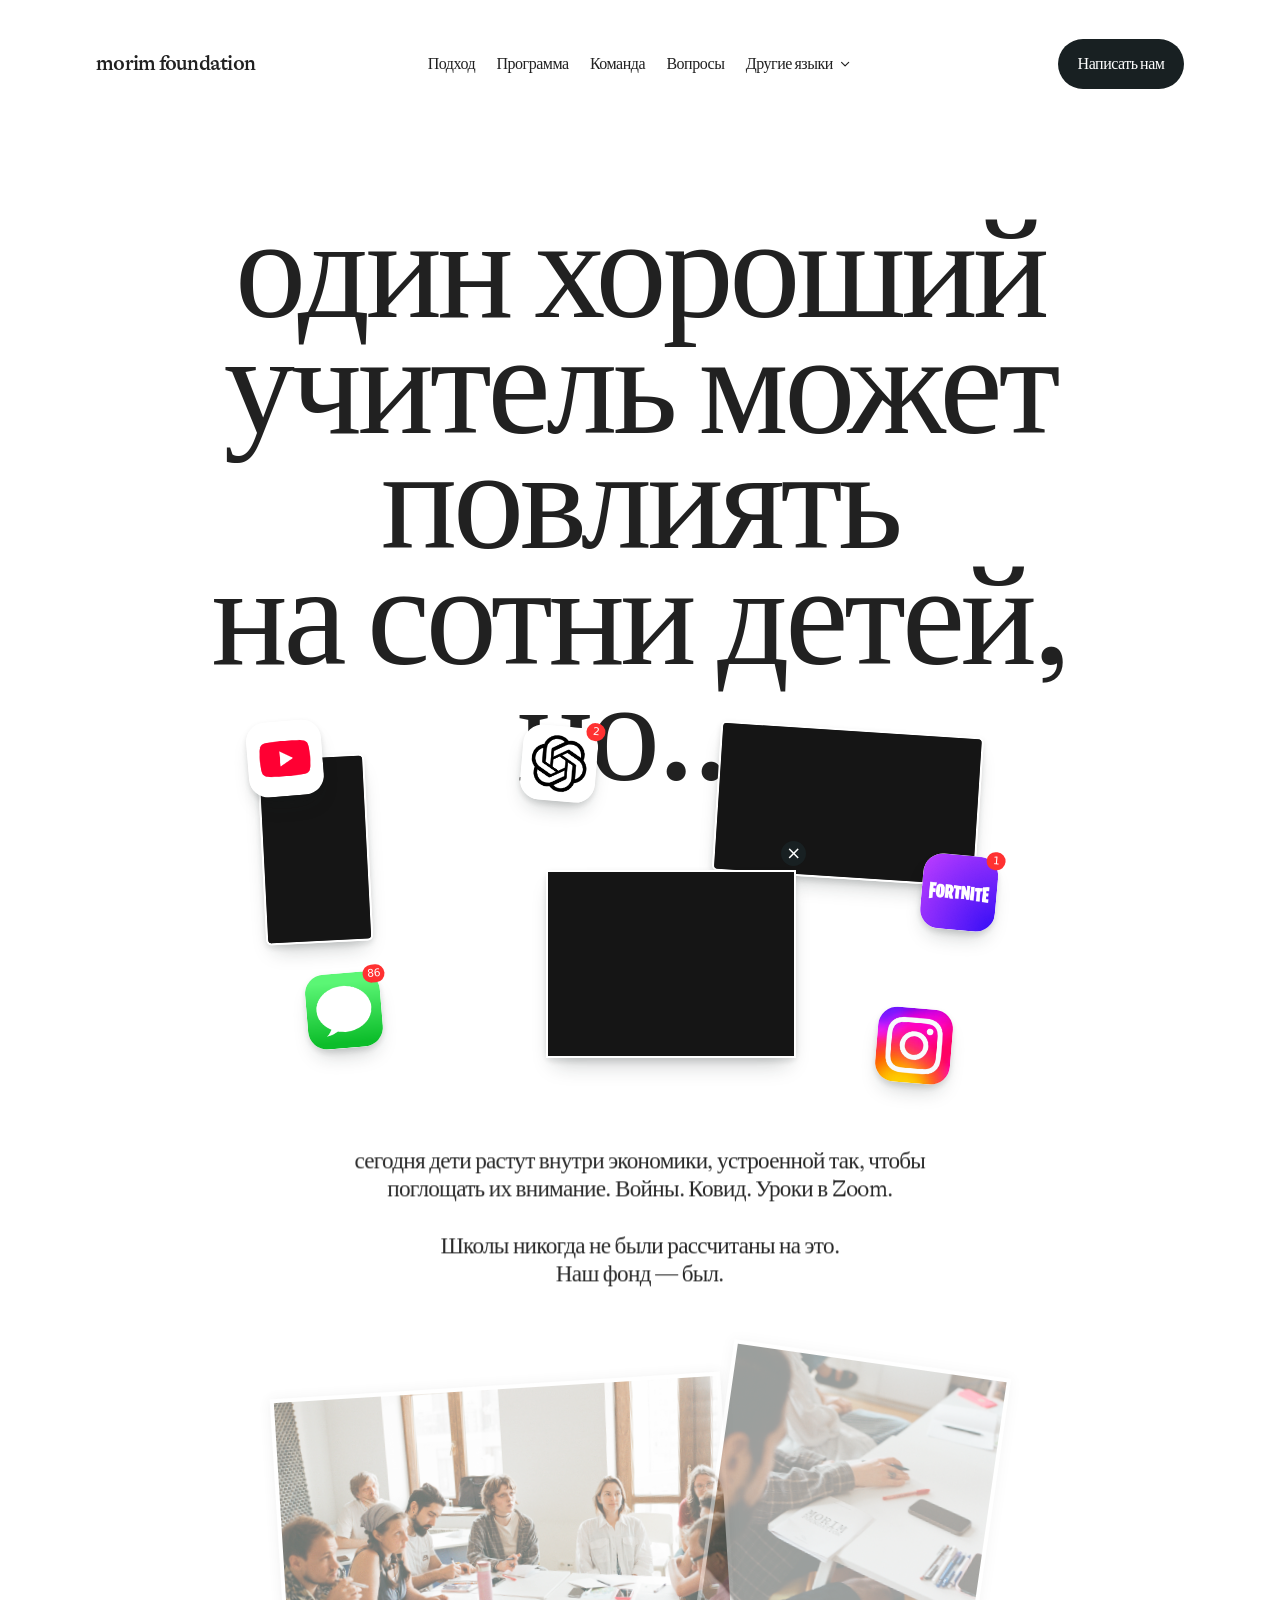
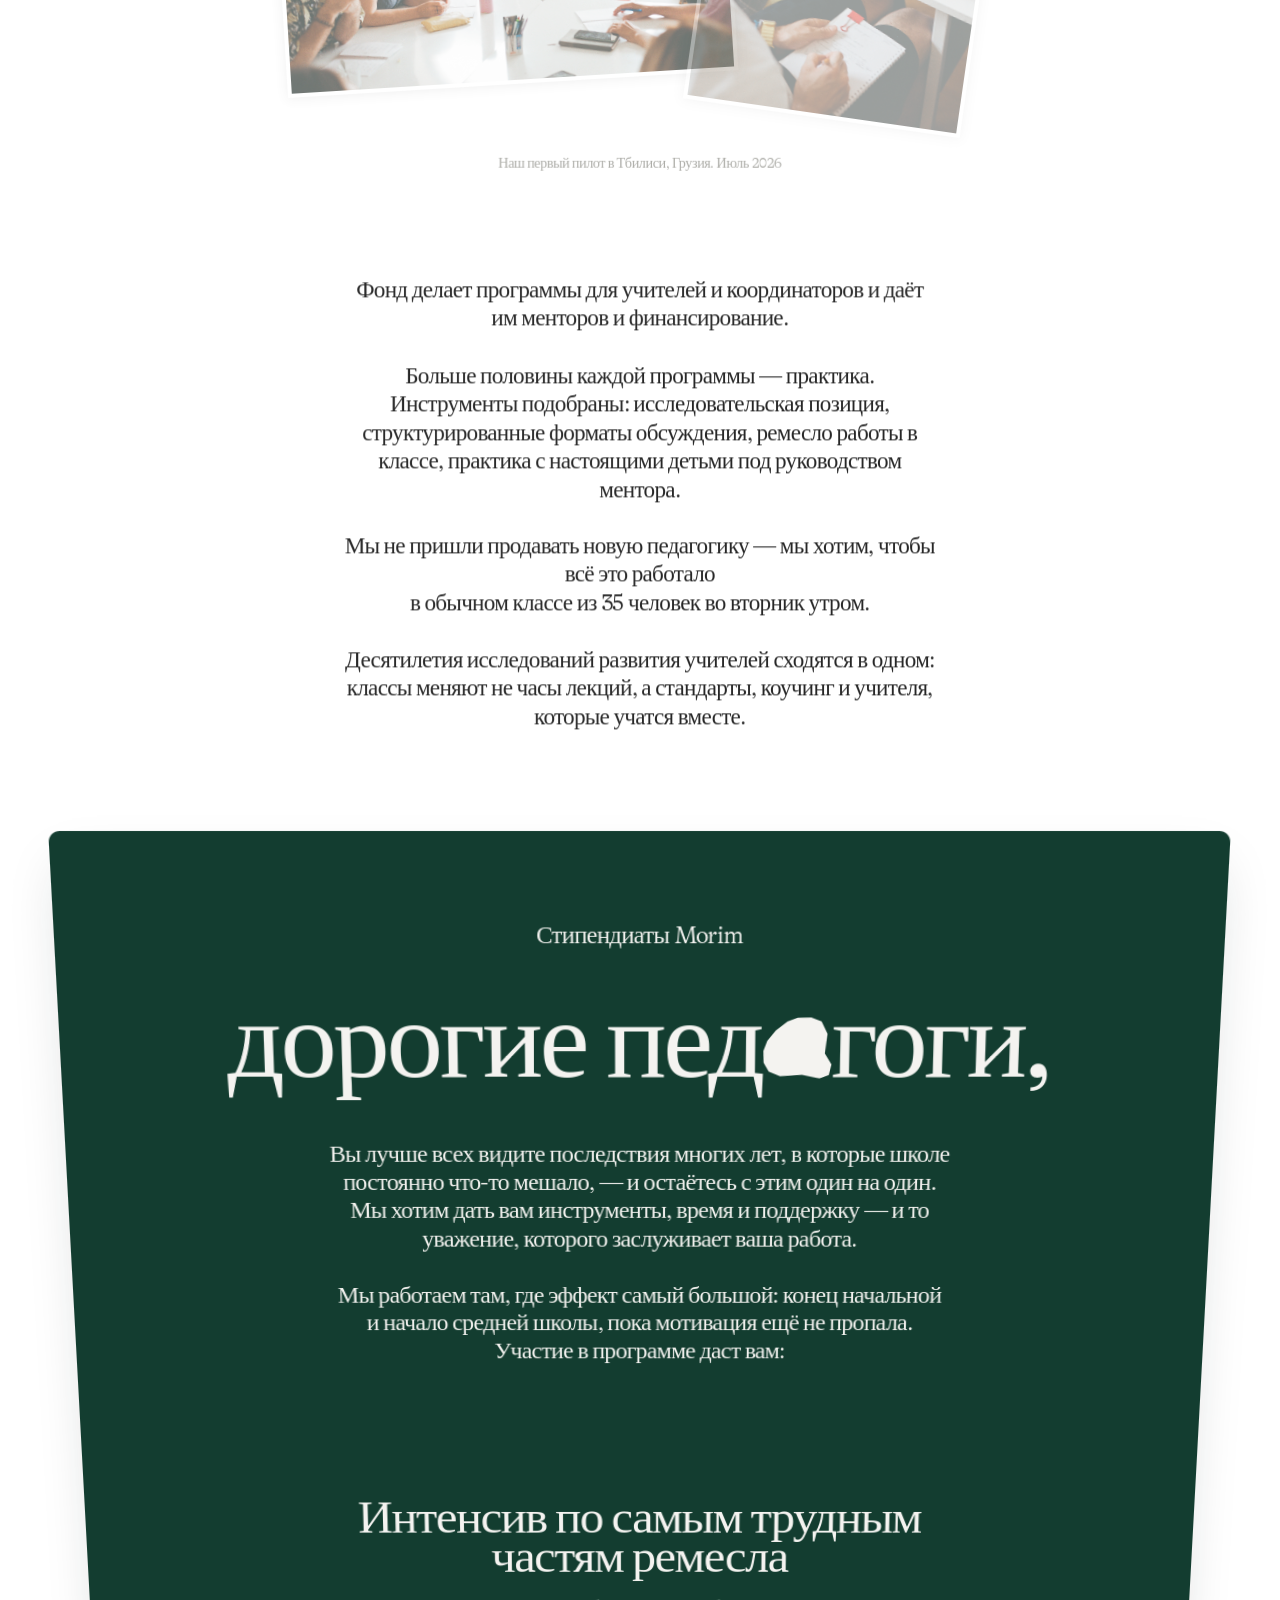
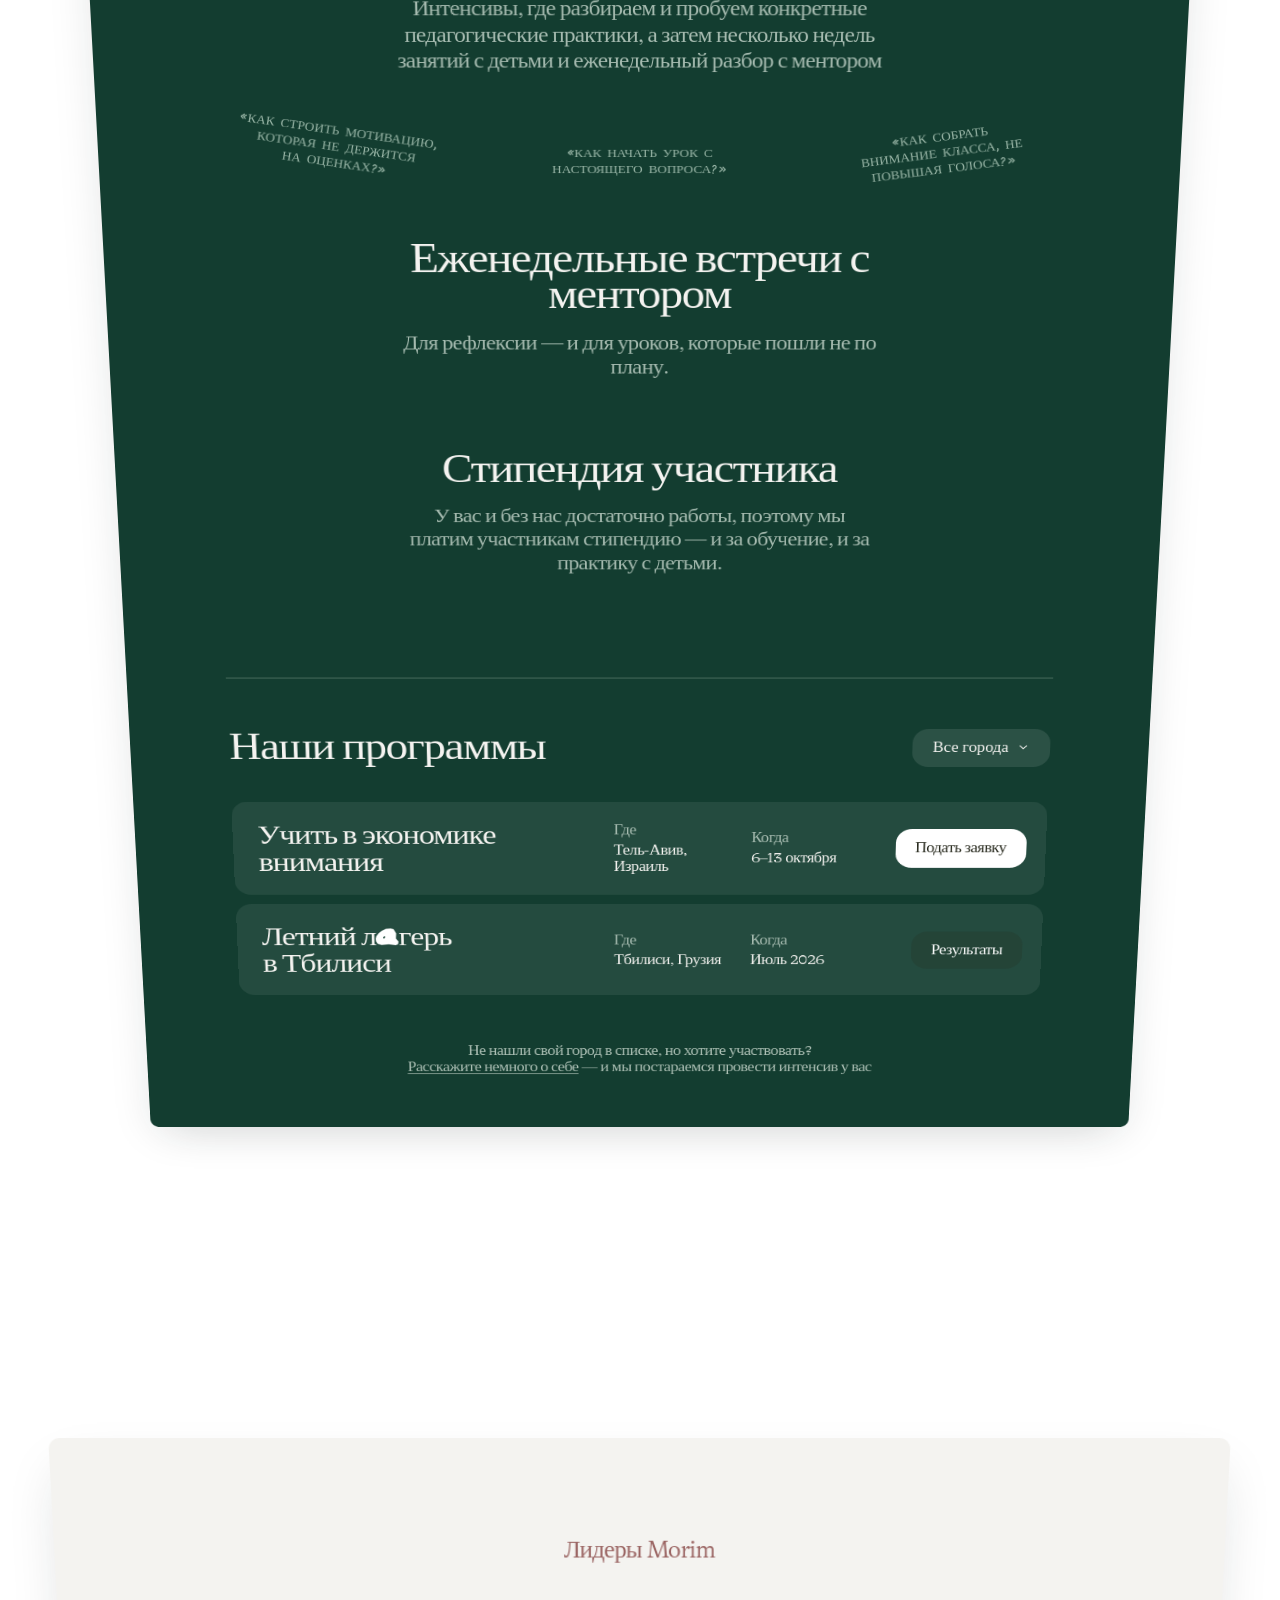
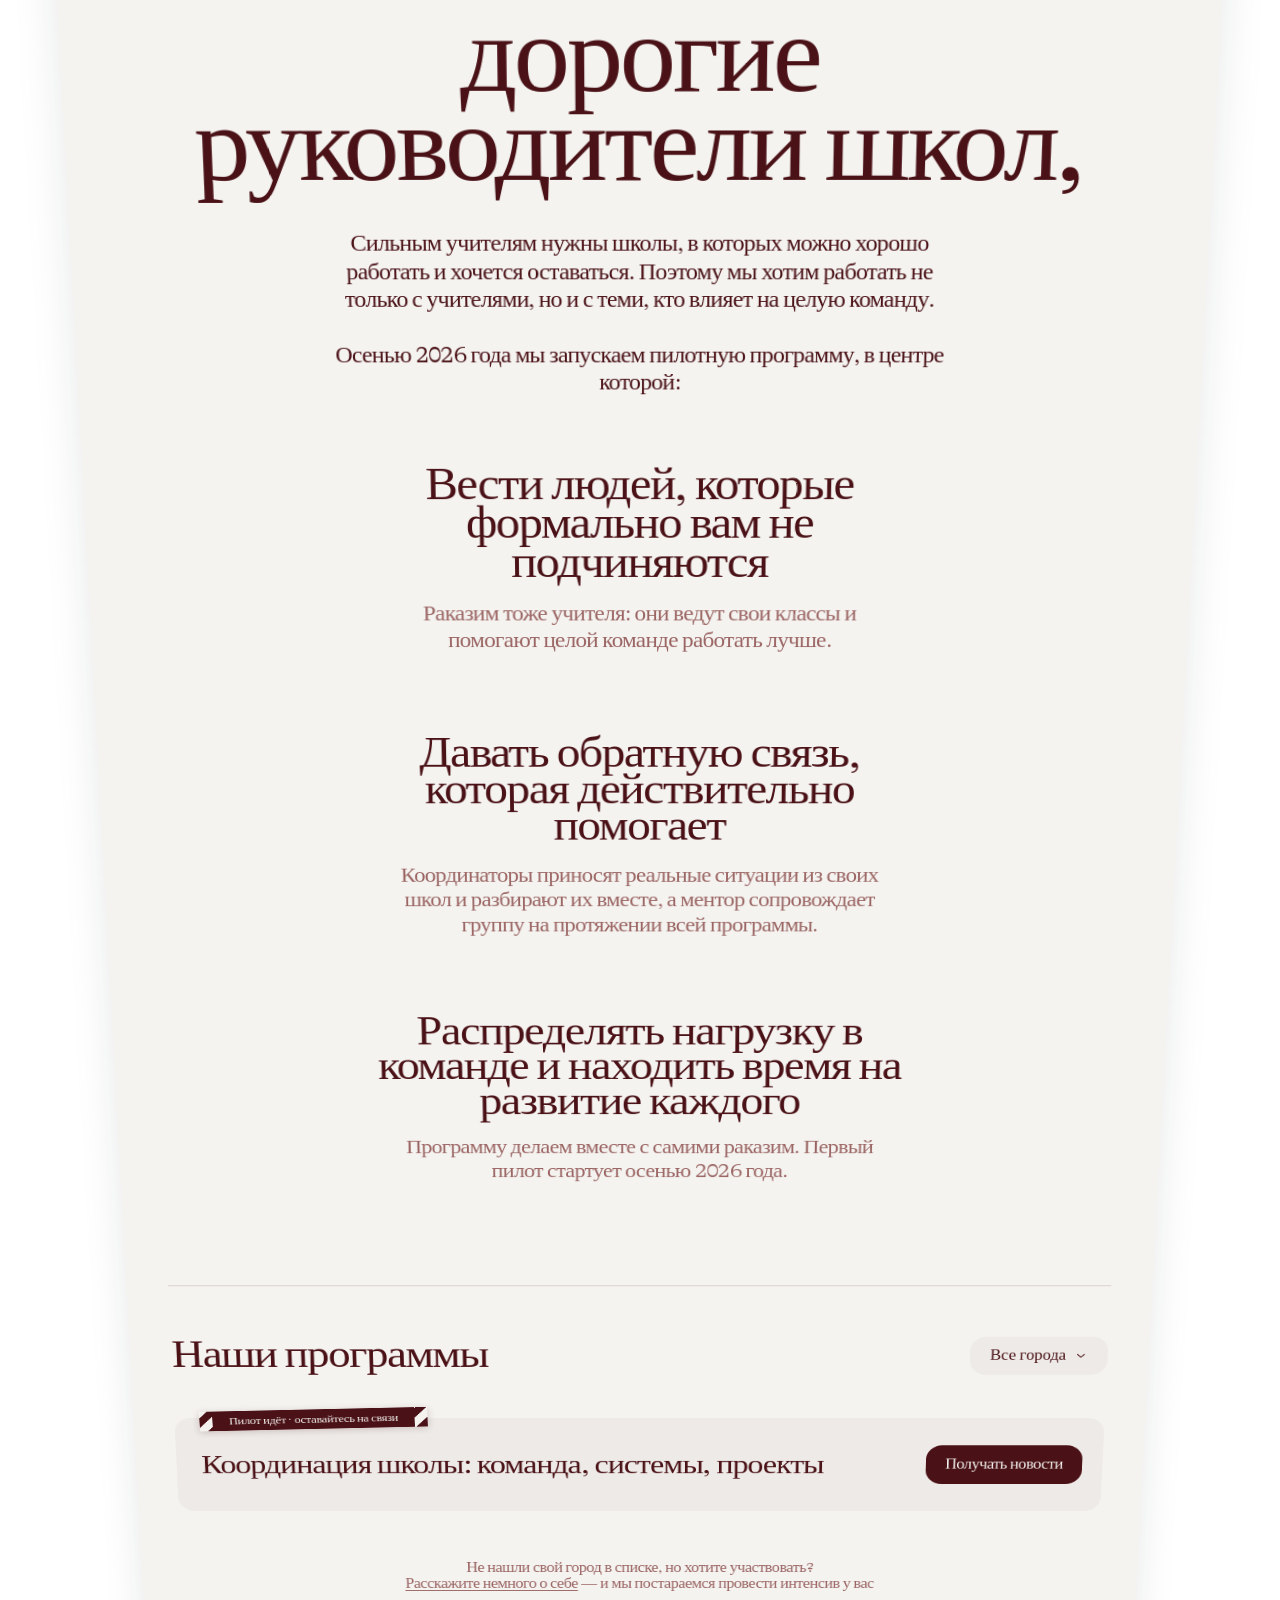
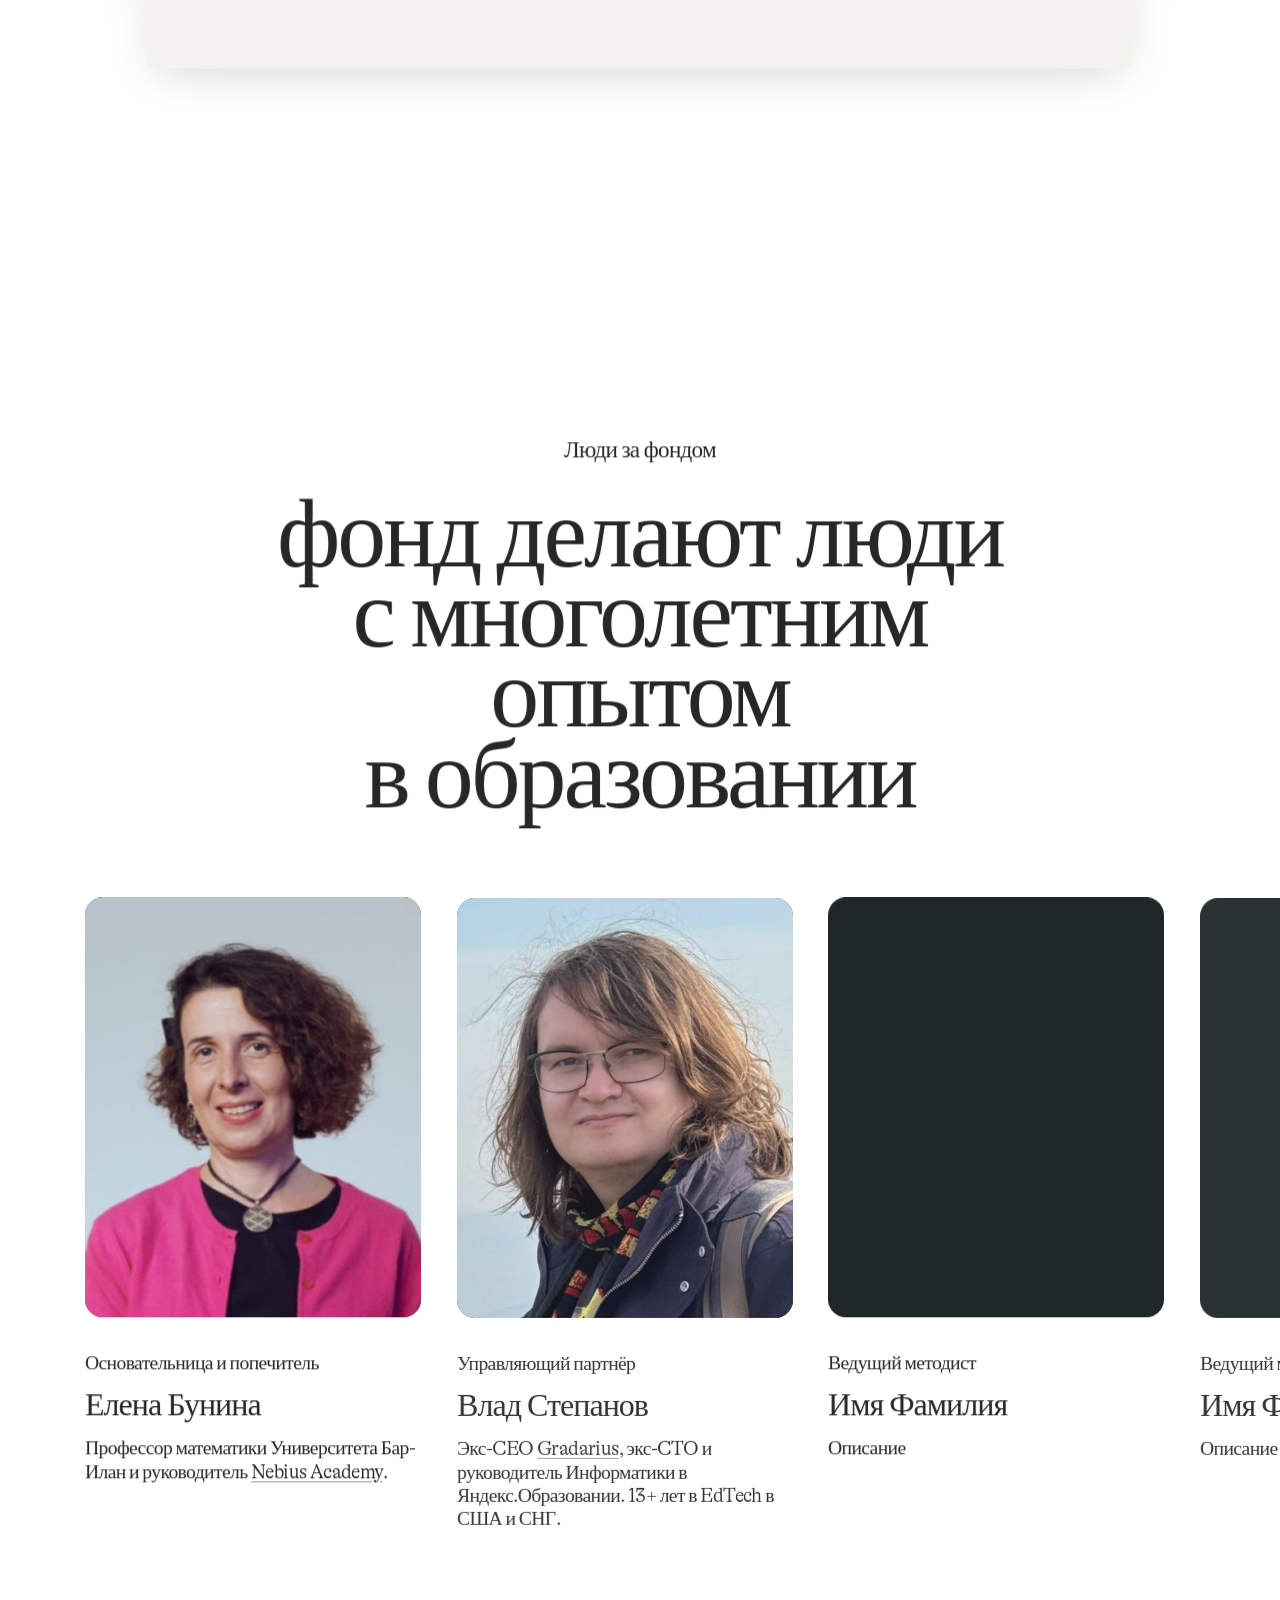
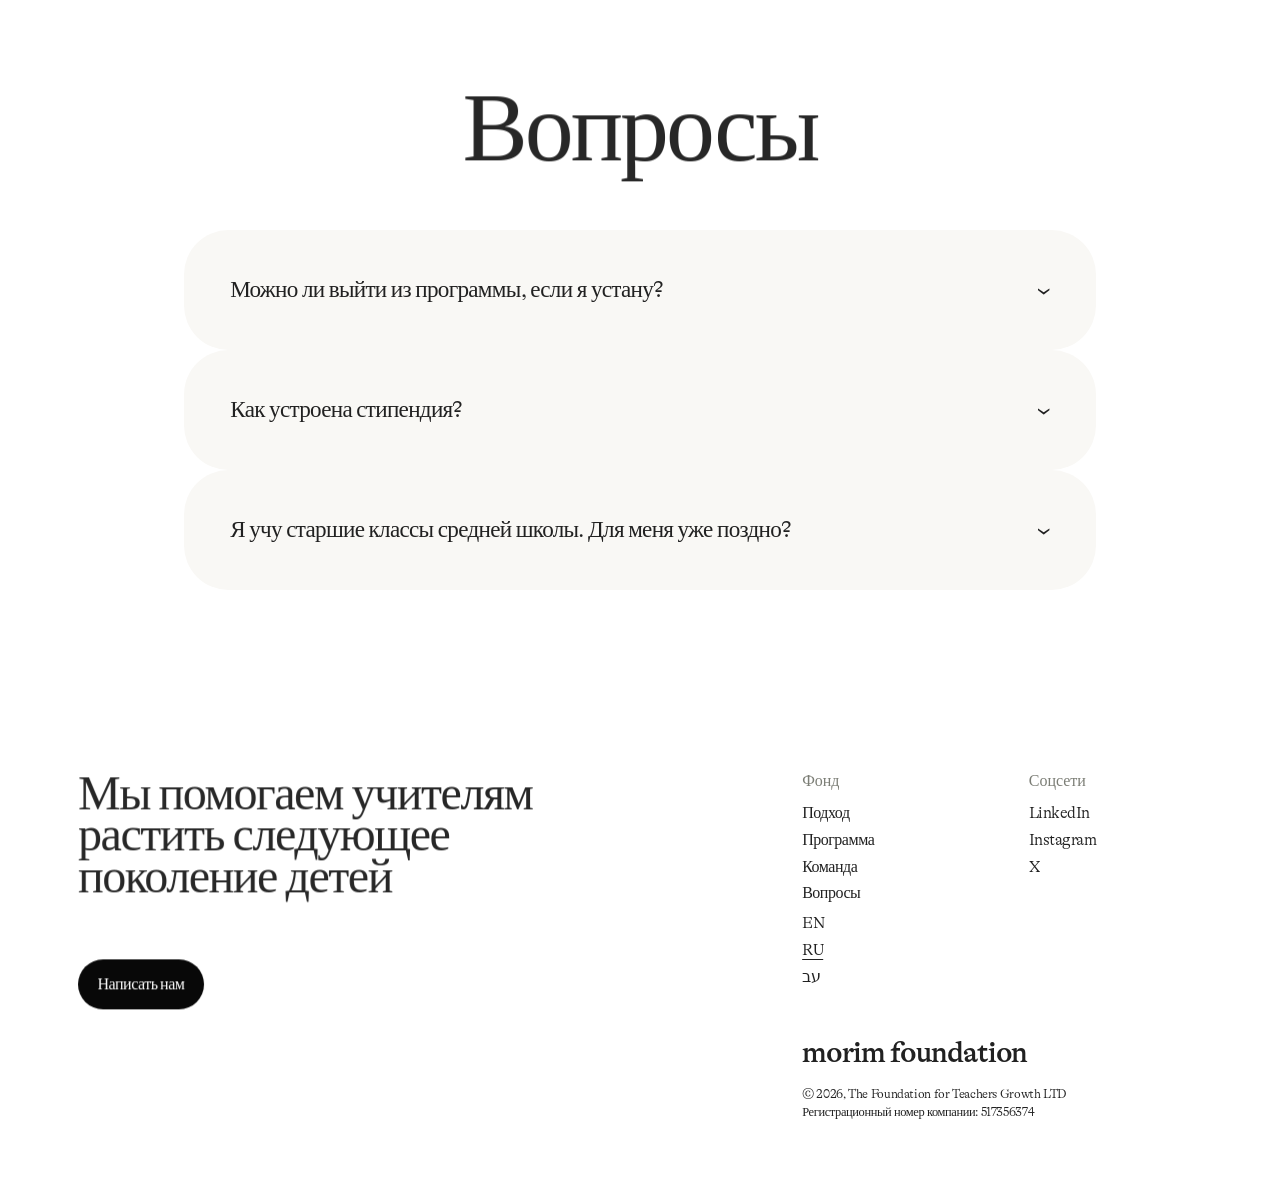
<file: site/ru/index.html>
<!DOCTYPE html>
<html lang="ru" dir="ltr">
<head>
  <meta charset="utf-8">
  <meta name="viewport" content="width=device-width, initial-scale=1">
  <title>Morim — фонд развития учителей</title>
  <meta name="description" content="Мы помогаем учителям формировать следующее поколение детей: практика, менторство и программы стипендий.">
  <meta property="og:type" content="website">
  <meta property="og:title" content="Фонд Morim">
  <meta property="og:description" content="Мы помогаем учителям формировать следующее поколение детей: практика, менторство и программы стипендий.">
  <meta name="twitter:card" content="summary">
  <link rel="alternate" hreflang="en" href="../">
  <link rel="alternate" hreflang="ru" href="../ru/">
  <link rel="alternate" hreflang="he" href="../he/">
  <link rel="alternate" hreflang="x-default" href="../">
  <link rel="icon" href="../assets/imgRectangle113.png">
  <link rel="preload" href="../assets/fonts/GTAlpina-Regular.otf" as="font" type="font/otf" crossorigin>
  <link rel="preload" href="../assets/fonts/GTAlpina-Light.otf" as="font" type="font/otf" crossorigin>
  <link rel="stylesheet" href="../css/base.css">
  <link rel="stylesheet" href="../css/sections.css">
  <link rel="stylesheet" href="../css/motion.css">
  <link rel="stylesheet" href="../css/mobile.css">
  <link rel="stylesheet" href="../css/header.css">
  <link rel="stylesheet" href="../css/hero.css">
  <link rel="stylesheet" href="../css/widgets.css">
</head>
<body>
<main id="top" data-hero-variant="original" data-lang="ru">

  <div class="header-shell" data-compact="false">
    <header class="site-header">
      <a class="logo" href="#top" aria-label="Фонд Morim — на главную">morim foundation</a>
      <nav aria-label="Основная навигация">
        <a href="#approach">Подход</a>
        <a href="#fellowship">Программа</a>
        <a href="#team">Команда</a>
        <a href="#faq">Вопросы</a>
        <div class="lang-menu">
  <button type="button" class="lang-menu-button" aria-haspopup="true" aria-expanded="false"
          aria-controls="lang-menu-list">
    <span>Другие языки</span>
    <svg viewBox="0 0 24 24" width="16" height="16" fill="none" stroke="currentColor" stroke-width="2" stroke-linecap="round" stroke-linejoin="round" aria-hidden="true"><path d="m6 9 6 6 6-6"/></svg>
  </button>
  <ul id="lang-menu-list" class="lang-menu-list" hidden>
    <li><a href="../" hreflang="en" lang="en">English</a></li>
    <li><a href="../he/" hreflang="he" lang="he">עברית</a></li>
  </ul>
</div>
      </nav>
      <a class="button" href="mailto:contact@morim.foundation">Написать нам</a>
      <button type="button" class="mobile-menu-trigger" data-dialog="mobile-menu" aria-haspopup="dialog" aria-label="Меню">
        <svg viewBox="0 0 24 24" width="22" height="22" fill="none" stroke="currentColor" stroke-width="2" stroke-linecap="round" aria-hidden="true"><path d="M4 7h16M4 12h16M4 17h16"/></svg>
      </button>
    </header>
  </div>

  <section class="hero hero-editorial" aria-labelledby="hero-title"
           data-playing="false" data-looping="false" data-media-layout="static"
           data-label-icon="Убрать {app} и показать следующее приложение"
           data-label-media-dismiss="Убрать {label} и показать следующий элемент"
           data-video-unavailable="Видео недоступно"
           data-help-desktop="Перетащите иконку, чтобы передвинуть её. Нажмите или используйте Enter, чтобы убрать её и показать следующую."
           data-help-compact="Коснитесь или нажмите Enter, чтобы убрать элемент и показать следующий. Листайте по вертикали, чтобы читать дальше.">
    <div class="hero-mobile-content">
      <h1 id="hero-title" aria-label="один хороший учитель может повлиять на сотни детей, но...">один хороший<br>учитель может<br>повлиять<br>на сотни детей,<br><span class="hero-line">но...</span></h1>
    </div>
    <span class="hero-accents" role="group" aria-label="Отвлекающие приложения"></span>
    <span id="hero-app-help" class="sr-only">Перетащите иконку, чтобы передвинуть её. Нажмите или используйте Enter, чтобы убрать её и показать следующую.</span>
  </section>

  <section class="approach" id="approach" aria-label="Наш подход">
    <div class="prose introduction">
      <p data-hero-story-end>сегодня дети растут внутри экономики, устроенной так, чтобы поглощать их внимание. Войны. Ковид. Уроки в Zoom.</p>
      <p>Школы никогда не были рассчитаны на это.<br>Наш фонд — был.</p>
    </div>
    <figure class="pilot" id="pilot">
      <div class="photo-stack">
        <img class="pilot-landscape" src="../assets/img2607180000709000081.png" alt="Учителя обсуждают занятие на пилоте фонда в Тбилиси" width="511" height="339">
        <img class="pilot-portrait" src="../assets/img2607180000709000022.png" alt="Участники выполняют задание на пилоте в Тбилиси" width="317" height="412">
      </div>
      <figcaption>Наш первый пилот в Тбилиси, Грузия. Июль 2026</figcaption>
    </figure>
    <div class="mission">
      <div class="prose">
        <p class="mission-intro">Фонд делает программы для учителей и координаторов и даёт им <span class="mentor-highlight">менторов<img src="../assets/imgRectangle70.svg" alt="" aria-hidden="true"></span> и <span class="funding">финансирование<span class="funding-underline" aria-hidden="true"></span></span>.<span class="stipend-note">Да, ежемесячную стипендию</span></p>
        <p>Больше половины каждой программы — практика. Инструменты подобраны: исследовательская позиция, структурированные форматы обсуждения, ремесло работы в классе, практика с настоящими детьми под руководством ментора.</p>
        <p>Мы не пришли продавать новую педагогику — мы хотим, чтобы всё это работало<br class="desktop-break"> в обычном классе из 35 человек во вторник утром.</p>
        <p>Десятилетия исследований развития учителей сходятся в одном: классы меняют не часы лекций, а стандарты, коучинг и учителя, которые учатся вместе.</p>
      </div>
    </div>
  </section>

  <div class="story-stack">
    <section class="fellowship panel" id="fellowship" aria-labelledby="fellowship-title">
      <div class="floating-apply-rail" inert>
        <a class="button apply-button floating-apply-button" href="https://survey.morim.foundation/s/join-v1?src=landing&lang=ru">Подать заявку</a>
      </div>
      <p class="eyebrow">Стипендиаты Morim</p>
      <h2 class="display" id="fellowship-title">дорогие <span class="word">пед<span class="glyph teacher-a"><span class="sr-only">а</span><img src="../assets/imgA1.svg" alt="" width="73" height="66"></span>гоги,</span></h2>
      <div class="prose fellowship-intro">
        <p>Вы лучше всех видите последствия многих лет, в которые школе постоянно что-то мешало, — и остаётесь с этим один на один. Мы хотим дать вам инструменты, время и поддержку — и то уважение, которого заслуживает ваша работа.</p>
        <p>Мы работаем там, где эффект самый большой: конец начальной и начало средней школы, пока мотивация ещё не пропала. Участие в программе даст вам:</p>
      </div>
      <div class="benefits">
        <article class="benefit craft">
          <h3>Интенсив по самым трудным частям ремесла</h3>
          <p>Интенсивы, где разбираем и пробуем конкретные педагогические практики, а затем несколько недель занятий с детьми и еженедельный разбор с ментором</p>
          <div class="questions" aria-label="Вопросы, которые мы разбираем">
            <span>«как строить мотивацию, которая не держится на оценках?»</span>
            <span>«как начать урок с настоящего вопроса?»</span>
            <span>«как собрать внимание класса, не повышая голоса?»</span>
          </div>
        </article>
        <article class="benefit">
          <h3>Еженедельные встречи с ментором</h3>
          <p>Для рефлексии — и для уроков, которые пошли не по плану.</p>
        </article>
        <article class="benefit">
          <h3>Стипендия участника</h3>
          <p>У вас и без нас достаточно работы, поэтому мы платим участникам стипендию — и за обучение, и за практику с детьми.</p>
        </article>
      </div>
      <div class="programs" id="programs">
  <div class="program-heading">
    <h3>Наши программы</h3>
    <div class="location-select-wrap">
      <button type="button" class="location-select" id="teachers-location"
              aria-haspopup="listbox" aria-expanded="false"
              aria-controls="teachers-location-list"
              aria-label="Фильтр программ по городу">
        <span data-value-label>Все города</span>
        <svg class="location-select-chevron" viewBox="0 0 24 24" width="24" height="24" fill="none" stroke="currentColor" stroke-width="2" stroke-linecap="round" stroke-linejoin="round" aria-hidden="true"><path d="m6 9 6 6 6-6"/></svg>
      </button>
      <ul id="teachers-location-list" class="location-options" role="listbox"
          aria-labelledby="teachers-location" tabindex="-1" hidden>
        <li role="option" data-value="all" aria-selected="true" tabindex="0">
          <span>Все города</span>
          <svg class="location-option-check" viewBox="0 0 24 24" width="16" height="16" fill="none" stroke="currentColor" stroke-width="2" stroke-linecap="round" stroke-linejoin="round" aria-hidden="true"><path d="M20 6 9 17l-5-5"/></svg>
        </li>
        <li role="option" data-value="tel-aviv" aria-selected="false" tabindex="-1">
          <span>Тель-Авив, Израиль</span>
          <svg class="location-option-check" viewBox="0 0 24 24" width="16" height="16" fill="none" stroke="currentColor" stroke-width="2" stroke-linecap="round" stroke-linejoin="round" aria-hidden="true"><path d="M20 6 9 17l-5-5"/></svg>
        </li>
        <li role="option" data-value="tbilisi" aria-selected="false" tabindex="-1">
          <span>Тбилиси, Грузия</span>
          <svg class="location-option-check" viewBox="0 0 24 24" width="16" height="16" fill="none" stroke="currentColor" stroke-width="2" stroke-linecap="round" stroke-linejoin="round" aria-hidden="true"><path d="M20 6 9 17l-5-5"/></svg>
        </li>
      </ul>
    </div>
  </div>
  <div class="program-list" aria-live="polite">
    <article class="program-row" data-program="tel-aviv" data-location="tel-aviv">
      <h4>Учить в экономике<br>внимания</h4>
      <p><span>Где</span>Тель-Авив, Израиль</p>
<p><span>Когда</span>6–13 октября</p>
      <a class="button apply-button" href="https://survey.morim.foundation/s/join-v1?src=landing&lang=ru">Подать заявку</a>
    </article>
    <article class="program-results-card" data-program="tbilisi" data-location="tbilisi" data-state="closed">
      <div class="program-row program-results-summary">
        <h4 id="tbilisi-program-title">Летний <span class="word">л<span class="glyph small-a"><span class="sr-only">а</span><img src="../assets/imgA2.svg" alt="" width="28" height="25"></span>герь</span><br>в Тбилиси</h4>
        <p><span>Где</span>Тбилиси, Грузия</p>
<p><span>Когда</span>Июль 2026</p>
        <button type="button" class="button results-button"
                aria-expanded="false" aria-controls="tbilisi-results"
                data-label-open="Свернуть"
                data-label-closed="Результаты">Результаты</button>
      </div>
      <div id="tbilisi-results" class="program-results-content" role="region" aria-labelledby="tbilisi-program-title" hidden>
        <div class="program-results-body">
          <figure class="program-results-photos" aria-label="Фотографии с интенсива для учителей в Тбилиси">
            <img class="results-landscape" src="../assets/img2607180000709000081.png" alt="Учителя обсуждают занятие на интенсиве в Тбилиси" width="511" height="339">
            <img class="results-portrait" src="../assets/img2607180000709000022.png" alt="Участники вместе работают над учебным заданием" width="317" height="412">
          </figure>
          <div class="program-results-copy">
            <p>Летом 2026 года первый интенсив закончили 17 учителей. 16 из них сейчас продолжают оплачиваемую практику с детьми и каждую неделю встречаются с ментором; 14 из 17 готовы рекомендовать программу коллегам.</p>
            <p>Две трети опрошенных детей сказали, что хотели бы, чтобы такие уроки были у них в школе.</p>
            <p>Это обнадёживает, но группа пока маленькая, а условия — необычно благоприятные. Нам будет гораздо легче поверить в результат, если то же самое повторится в обычных классах.</p>
          </div>
        </div>
      </div>
    </article>
  </div>
  <p class="program-note">
    Не нашли свой город в списке, но хотите участвовать?
    <br>
    <a class="inline-button" href="https://survey.morim.foundation/s/join-v1?src=landing&lang=ru">Расскажите немного о себе</a> — и мы постараемся провести интенсив у вас
  </p>
</div>
    </section>

    <section class="leaders panel" id="leaders" aria-labelledby="leaders-title">
      <div class="floating-apply-rail" inert>
        <a class="button apply-button floating-apply-button" href="https://survey.morim.foundation/s/join-v1?src=landing&lang=ru">Подать заявку</a>
      </div>
      <p class="eyebrow muted">Лидеры Morim</p>
      <h2 class="display" id="leaders-title">дорогие<br>руководители школ,</h2>
      <div class="prose leaders-intro">
        <p>Сильным учителям нужны школы, в которых можно хорошо работать и хочется оставаться. Поэтому мы хотим работать не только с учителями, но и с теми, кто влияет на целую команду.</p>
        <p>Осенью 2026 года мы запускаем пилотную программу, в центре которой:</p>
      </div>
      <div class="leader-benefits">
        <article class="benefit">
          <h3>Вести людей, которые формально вам не подчиняются</h3>
          <p>Раказим тоже учителя: они ведут свои классы и помогают целой команде работать лучше.</p>
        </article>
        <article class="benefit">
          <h3>Давать обратную связь, которая действительно помогает</h3>
          <p>Координаторы приносят реальные ситуации из своих школ и разбирают их вместе, а ментор сопровождает группу на протяжении всей программы.</p>
        </article>
        <article class="benefit">
          <h3>Распределять нагрузку в команде и находить время на развитие каждого</h3>
          <p>Программу делаем вместе с самими раказим. Первый пилот стартует осенью 2026 года.</p>
        </article>
      </div>
      <div class="programs" id="leaders-programs">
  <div class="program-heading">
    <h3>Наши программы</h3>
    <div class="location-select-wrap">
      <button type="button" class="location-select" id="leaders-location"
              aria-haspopup="listbox" aria-expanded="false"
              aria-controls="leaders-location-list"
              aria-label="Фильтр программ по городу">
        <span data-value-label>Все города</span>
        <svg class="location-select-chevron" viewBox="0 0 24 24" width="24" height="24" fill="none" stroke="currentColor" stroke-width="2" stroke-linecap="round" stroke-linejoin="round" aria-hidden="true"><path d="m6 9 6 6 6-6"/></svg>
      </button>
      <ul id="leaders-location-list" class="location-options" role="listbox"
          aria-labelledby="leaders-location" tabindex="-1" hidden>
        <li role="option" data-value="all" aria-selected="true" tabindex="0">
          <span>Все города</span>
          <svg class="location-option-check" viewBox="0 0 24 24" width="16" height="16" fill="none" stroke="currentColor" stroke-width="2" stroke-linecap="round" stroke-linejoin="round" aria-hidden="true"><path d="M20 6 9 17l-5-5"/></svg>
        </li>
      </ul>
    </div>
  </div>
  <div class="program-list" aria-live="polite">
    <article class="program-row" data-program="school-coordination">
<span class="program-badge"><span>Пилот идёт · оставайтесь на связи</span></span>      <h4>Координация школы: команда, системы, проекты</h4>
      <a class="button apply-button" href="https://survey.morim.foundation/s/join-v1?src=landing&lang=ru">Получать новости</a>
    </article>
  </div>
  <p class="program-note">
    Не нашли свой город в списке, но хотите участвовать?
    <br>
    <a class="inline-button" href="https://survey.morim.foundation/s/join-v1?src=landing&lang=ru">Расскажите немного о себе</a> — и мы постараемся провести интенсив у вас
  </p>
</div>
    </section>
  </div>

  <section class="team" id="team" aria-labelledby="team-title">
    <p class="eyebrow">Люди за фондом</p>
    <h2 class="team-title" id="team-title">фонд делают люди<br class="desktop-break"> с многолетним<br class="desktop-break"> опытом<br class="desktop-break"> в образовании</h2>
    <div class="team-track" tabindex="0" role="region" aria-label="Команда фонда">
      <article class="person">
        <img class="portrait" src="../assets/team-elena.jpg" alt="Елена Бунина" width="420" height="510" loading="lazy">
        <p class="person-role">Основательница и попечитель</p>
        <h3><a href="https://www.linkedin.com/in/elena-bunina-738522eb/" target="_blank" rel="noreferrer">Елена Бунина</a></h3>
        <p>Профессор математики Университета Бар-Илан и руководитель <a href="https://academy.nebius.com/" target="_blank" rel="noreferrer">Nebius Academy</a>.</p>
      </article>
      <article class="person">
        <img class="portrait" src="../assets/team-vlad.jpg" alt="Влад Степанов" width="420" height="510" loading="lazy">
        <p class="person-role">Управляющий партнёр</p>
        <h3><a href="https://www.linkedin.com/in/utterstep/" target="_blank" rel="noreferrer">Влад Степанов</a></h3>
        <p>Экс-CEO <a href="https://gradarius.com/" target="_blank" rel="noreferrer">Gradarius</a>, экс-CTO и руководитель Информатики в Яндекс.Образовании. 13+ лет в EdTech в США и СНГ.</p>
      </article>
      <article class="person">
        <div class="portrait-placeholder" role="img" aria-label="Портрет: Имя Фамилия (скоро)"></div>
        <p class="person-role">Ведущий методист</p>
        <h3>Имя Фамилия</h3>
        <p>Описание</p>
      </article>
      <article class="person">
        <div class="portrait-placeholder" role="img" aria-label="Портрет: Имя Фамилия (скоро)"></div>
        <p class="person-role">Ведущий методист</p>
        <h3>Имя Фамилия</h3>
        <p>Описание</p>
      </article>
    </div>
  </section>

  <section class="faq" id="faq" aria-labelledby="faq-title">
    <h2 id="faq-title">Вопросы</h2>
    <div class="faq-list">
      <details class="faq-item" data-state="closed">
        <summary class="faq-trigger">
          Можно ли выйти из программы, если я устану?
          <span class="faq-chevron" aria-hidden="true">›</span>
        </summary>
        <div class="faq-answer">
          <div class="faq-answer-body">Условия участия и выхода из программы скоро появятся здесь.</div>
        </div>
      </details>
      <details class="faq-item" data-state="closed">
        <summary class="faq-trigger">
          Как устроена стипендия?
          <span class="faq-chevron" aria-hidden="true">›</span>
        </summary>
        <div class="faq-answer">
          <div class="faq-answer-body">Участники получают стипендию и за обучение, и за практику с детьми. Размер и порядок выплат опубликуем вместе с информацией о программе.</div>
        </div>
      </details>
      <details class="faq-item" data-state="closed">
        <summary class="faq-trigger">
          Я учу старшие классы средней школы. Для меня уже поздно?
          <span class="faq-chevron" aria-hidden="true">›</span>
        </summary>
        <div class="faq-answer">
          <div class="faq-answer-body">Наша программа сосредоточена на конце начальной и начале средней школы. Условия для других возрастов скоро появятся здесь.</div>
        </div>
      </details>
    </div>
  </section>

  <footer id="contact" class="site-footer">
    <div class="footer-message">
      <h2>Мы помогаем учителям растить следующее поколение детей</h2>
      <a class="button rounded-button" href="mailto:contact@morim.foundation">Написать нам</a>
    </div>
    <div class="footer-links">
      <div>
        <p class="footer-label">Фонд</p>
        <nav aria-label="Навигация в подвале">
          <a href="#approach">Подход</a>
          <a href="#fellowship">Программа</a>
          <a href="#team">Команда</a>
          <a href="#faq">Вопросы</a>
        </nav>
        <nav class="lang-switcher lang-switcher-footer" aria-label="Язык">
  <a href="../" hreflang="en" lang="en">EN</a>
  <a href="../ru/" hreflang="ru" lang="ru" aria-current="page">RU</a>
  <a href="../he/" hreflang="he" lang="he">עב</a>
</nav>
      </div>
      <div>
        <p class="footer-label">Соцсети</p>
        <nav aria-label="Ссылки на соцсети">
          <button type="button" class="text-button" data-dialog="dialog-social" data-dialog-title="LinkedIn">LinkedIn</button>
          <button type="button" class="text-button" data-dialog="dialog-social" data-dialog-title="Instagram">Instagram</button>
          <button type="button" class="text-button" data-dialog="dialog-social" data-dialog-title="X">X</button>
        </nav>
      </div>
      <div class="footer-legal">
        <a class="logo" href="#top" aria-label="Фонд Morim — на главную">morim foundation</a>
        <p>© 2026, The Foundation for Teachers Growth LTD<br>Регистрационный номер компании: 517356374</p>
      </div>
    </div>
  </footer>
</main>

<dialog class="morim-dialog" id="dialog-social" aria-labelledby="dialog-social-title" aria-describedby="dialog-social-desc">
  <div class="morim-dialog-body">
    <h2 id="dialog-social-title" data-dialog-title></h2>
    <p id="dialog-social-desc">Ссылка на профиль скоро появится.</p>
    <button type="button" class="dialog-close" data-dialog-close aria-label="Закрыть">
      <svg viewBox="0 0 24 24" width="16" height="16" fill="none" stroke="currentColor" stroke-width="2" stroke-linecap="round" stroke-linejoin="round" aria-hidden="true"><path d="M18 6 6 18M6 6l12 12"/></svg>
    </button>
  </div>
</dialog>

<dialog class="mobile-menu-panel" id="mobile-menu" aria-labelledby="mobile-menu-title" aria-describedby="mobile-menu-desc">
  <div class="mobile-menu-heading">
    <h2 id="mobile-menu-title">morim foundation</h2>
    <button type="button" class="mobile-menu-close" data-dialog-close aria-label="Закрыть">
      <svg viewBox="0 0 24 24" width="20" height="20" fill="none" stroke="currentColor" stroke-width="2" stroke-linecap="round" stroke-linejoin="round" aria-hidden="true"><path d="M18 6 6 18M6 6l12 12"/></svg>
    </button>
  </div>
  <p id="mobile-menu-desc" class="sr-only">Разделы сайта фонда и его программы.</p>
  <nav aria-label="Мобильная навигация">
    <a href="#approach">Подход</a>
    <a href="#fellowship">Учителям</a>
    <a href="#leaders">Руководителям школ</a>
    <a href="#team">Команда</a>
    <a href="#faq">Вопросы</a>
    <a href="#contact">Написать нам</a>
  </nav>
  <nav class="lang-switcher lang-switcher-menu" aria-label="Язык">
  <a href="../" hreflang="en" lang="en">EN</a>
  <a href="../ru/" hreflang="ru" lang="ru" aria-current="page">RU</a>
  <a href="../he/" hreflang="he" lang="he">עב</a>
</nav>
</dialog>

<script type="module" src="../js/main.js"></script>
</body>
</html>
</file>
<file: site/css/base.css>
/* Ported from PR #3 website/app/globals.css. Physical inline-axis properties were converted to logical ones for RTL. */
@font-face {
  font-family: Alpina;
  src: url('../assets/fonts/GTAlpina-Regular.otf') format('opentype');
  font-weight: 400 700;
  font-display: swap;
}
@font-face {
  font-family: Alpina;
  src: url('../assets/fonts/GTAlpina-Light.otf') format('opentype');
  font-weight: 300;
  font-display: swap;
}
@font-face {
  font-family: Alpina Wordmark;
  src: url('../assets/fonts/GTAlpina-Medium.otf') format('opentype');
  font-weight: 500;
  font-display: swap;
}
@font-face {
  font-family: Stefan;
  src: url('../assets/fonts/ABCStefanTrial-Simple.otf') format('opentype');
  font-weight: 400;
  font-display: swap;
}
:root {
  --background: #fff;
  --foreground: #212121;
  --green: #133d30;
  --leaders-bg: #f4f3f0;
  --leaders-ink: #4a1116;
  --leaders-muted: #9a6462;
  --paper: #f4f3f0;
  --ink: #182022;
  --body-size: 1.625rem;
  --page-width: 90rem;
}
/* The PR's styles were written on top of Tailwind's preflight reset (v4)
   and shadcn's base layer. This is the subset they depend on, kept so the
   site's own rules below behave exactly as they did. */
*,
::before,
::after,
::backdrop {
  box-sizing: border-box;
  margin: 0;
  padding: 0;
  border: 0 solid #ddd;
}
html {
  line-height: 1.5;
  -webkit-text-size-adjust: 100%;
  tab-size: 4;
  -webkit-tap-highlight-color: transparent;
}
h1,
h2,
h3,
h4,
h5,
h6 {
  font-size: inherit;
  font-weight: inherit;
}
b,
strong {
  font-weight: bolder;
}
ol,
ul,
menu {
  list-style: none;
}
summary {
  display: list-item;
}
img,
svg,
video,
canvas,
audio,
iframe,
embed,
object {
  display: block;
  vertical-align: middle;
}
img,
video {
  max-width: 100%;
  height: auto;
}
button,
input,
select,
optgroup,
textarea {
  font: inherit;
  font-feature-settings: inherit;
  font-variation-settings: inherit;
  letter-spacing: inherit;
  color: inherit;
  border-radius: 0;
  background-color: transparent;
  opacity: 1;
}
button,
input:where([type='button'], [type='reset'], [type='submit']) {
  appearance: button;
}
[hidden]:where(:not([hidden='until-found'])) {
  display: none !important;
}
html {
  scroll-behavior: smooth;
  scroll-padding-top: 2.25rem;
}
/* 90rem is the 1440px reference canvas at the default 16px text size.
   Shared rem dimensions scale the desktop layout without transforming it. */
@media (min-width: 701px) {
  html {
    font-size: calc(100vw / 90);
  }
}
body {
  margin: 0;
  background: var(--background);
  color: var(--foreground);
  font-family: Alpina, Georgia, serif;
  font-weight: 300;
  -webkit-font-smoothing: antialiased;
}
button,
input,
select,
textarea {
  font: inherit;
}
button,
a,
summary {
  -webkit-tap-highlight-color: transparent;
}
button,
a {
  touch-action: manipulation;
}
button {
  cursor: pointer;
}
a {
  color: inherit;
  text-decoration: none;
}
a:hover {
  text-decoration: underline;
  text-underline-offset: 0.3125rem;
}
button:focus-visible,
a:focus-visible,
summary:focus-visible {
  outline: 2px solid #1c51e0;
  outline-offset: 0.3125rem;
}
img {
  display: block;
  max-width: 100%;
}
p,
h1,
h2,
h3,
figure {
  margin: 0;
}
main {
  max-width: var(--page-width);
  margin: 0 auto;
  overflow: clip;
}
.site-header {
  height: 9rem;
  margin: 0 6.25%;
  display: flex;
  align-items: center;
  justify-content: space-between;
  gap: 1.5rem;
}
.logo {
  display: inline-flex;
  align-items: baseline;
  font-family:
    Alpina Wordmark,
    Alpina,
    Georgia,
    serif;
  font-size: 1.5rem;
  line-height: 1;
  letter-spacing: -0.035em;
  font-weight: 500;
  white-space: nowrap;
}
.logo:hover {
  text-decoration: none;
}
.site-header nav {
  display: flex;
  gap: 1.5rem;
  font-size: 1.125rem;
  letter-spacing: -0.03em;
}
.button {
  display: inline-flex;
  align-items: center;
  justify-content: center;
  min-height: 3.5rem;
  padding: 1.125rem 1.375rem;
  background: var(--ink);
  color: white;
  border: 0;
  border-radius: 1.0625rem;
  font-size: 1.125rem;
  line-height: 1;
  letter-spacing: -0.03em;
  transition:
    background 0.2s,
    transform 0.2s;
}
.button:hover {
  background: #29443b;
  text-decoration: none;
  transform: translateY(-2px);
}
.hero {
  position: relative;
  z-index: 1;
  overflow-x: clip;
  padding-top: 3rem;
  padding-bottom: 6.25rem;
  text-align: center;
}
.hero h1 {
  font-size: 10rem;
  line-height: 0.8125;
  font-weight: 400;
  letter-spacing: -0.03em;
  max-width: 72rem;
  margin: 0 auto;
}
.hero-line {
  position: relative;
  display: inline-block;
  white-space: nowrap;
}
@media (min-width: 701px) {
  .hero-editorial {
    padding-top: 6rem;
    padding-bottom: 5rem;
  }
}
.hero-accents {
  position: absolute;
  inset: 0;
  pointer-events: none;
}
.hero-app-item {
  position: absolute;
  z-index: 2;
  width: max(2.75rem, 0.456em);
  height: max(2.75rem, 0.456em);
  padding: 0;
  border: 0;
  border-radius: 27%;
  background: transparent;
  font: inherit;
  line-height: 1;
  pointer-events: auto;
  touch-action: none;
  user-select: none;
  cursor: grab;
  translate: var(--drag-x, 0px) var(--drag-y, 0px);
}
.hero-app-item[data-dragging='true'] {
  z-index: 10;
  cursor: grabbing;
}
.hero-app-item:focus-visible {
  z-index: 10;
  outline: 2px solid #1c51e0;
  outline-offset: 0.375rem;
  translate: var(--drag-x, 0px) var(--drag-y, 0px);
  rotate: 0deg;
}
.hero-app-face {
  position: relative;
  display: block;
  width: 100%;
  height: 100%;
  border-radius: inherit;
  transform: rotate(var(--app-tilt));
  box-shadow:
    0 0.875rem 1.5rem -0.625rem #18202245,
    0 3px 0.4375rem #18202220;
}
.hero-app-face img {
  width: 100%;
  height: 100%;
  object-fit: cover;
  border-radius: inherit;
  pointer-events: none;
  -webkit-user-drag: none;
}
.hero-notification {
  position: absolute;
  display: inline-flex;
  align-items: center;
  justify-content: center;
  inset-inline-end: -0.6em;
  top: -0.6em;
  width: max-content;
  min-width: 1.75em;
  height: 1.75em;
  padding: 0 0.42em;
  white-space: nowrap;
  border-radius: 2em;
  color: white;
  background: #ff3131;
  font:
    500 max(0.75rem, 0.075em) / 1 system-ui,
    sans-serif;
  letter-spacing: -0.03em;
  text-align: center;
  font-variant-numeric: tabular-nums;
}
.prose {
  width: min(41.875rem, 90%);
  margin: auto;
  text-align: center;
  font-size: var(--body-size);
  line-height: 1.23;
  letter-spacing: -0.03em;
}
.prose p + p {
  margin-top: 2rem;
}
.introduction {
  margin-top: 7.125rem;
}
.pilot {
  margin-top: 3.5625rem;
  text-align: center;
}
.photo-stack {
  position: relative;
  width: min(53.125rem, 88%);
  height: 28.5rem;
  margin: 0 auto;
}
.photo-stack img {
  position: absolute;
  border: 0.3125rem solid white;
  box-shadow: 0 1px 0.75rem #0000001a;
  object-fit: cover;
}
.pilot-landscape {
  width: 60.13%;
  height: 21.1875rem;
  inset-inline-start: 2%;
  top: 2.75rem;
  transform: rotate(-3.11deg);
}
.pilot-portrait {
  width: 37.27%;
  height: 25.75rem;
  inset-inline-end: 4%;
  top: 0.625rem;
  transform: rotate(8.78deg);
}
figcaption {
  margin-top: 0.375rem;
  font-size: 1rem;
  line-height: 1.25rem;
  color: #77776f;
  letter-spacing: -0.03em;
}
.mission {
  position: relative;
  margin: 7.625rem auto 7rem;
}
.mission-intro {
  position: relative;
}
.funding,
.mentor-highlight {
  display: inline-block;
  position: relative;
}
.mentor-highlight {
  isolation: isolate;
}
.mentor-highlight img {
  z-index: -1;
  position: absolute;
  inset: -2px -0.375rem;
  width: calc(100% + 0.75rem);
  height: calc(100% + 0.25rem);
  max-width: none;
  pointer-events: none;
}
.funding-underline {
  position: absolute;
  inset-inline-start: 0;
  inset-inline-end: 0;
  bottom: -0.1em;
  height: 2px;
  background: #1c51e0;
  pointer-events: none;
}
.stipend-note {
  position: absolute;
  inset-inline-start: calc(100% + 1.5rem);
  top: 3.4375rem;
  width: 15rem;
  color: #1c51e0;
  font-family: Stefan, cursive;
  font-size: 1.625rem;
  line-height: 1.1;
  text-align: center;
  transform: rotate(2deg);
  text-transform: uppercase;
  letter-spacing: normal;
}
.sr-only {
  position: absolute;
  width: 1px;
  height: 1px;
  overflow: hidden;
  clip: rect(0, 0, 0, 0);
  white-space: nowrap;
}
@media (min-width: 1441px) {
  .hero h1 {
    font-size: 10rem;
  }
}
@media (max-width: 700px) {
  .stipend-note {
    position: static;
    display: block;
    width: min(15rem, 100%);
    margin: 1.875rem auto 0;
  }
  .site-header {
    margin: 0 5%;
  }
  .prose {
    font-size: 1.5rem;
  }
  .mission {
    margin-top: 5.625rem;
  }
  .photo-stack {
    height: 25rem;
  }
  .pilot-landscape {
    height: 18.75rem;
  }
  .pilot-portrait {
    height: 22.8125rem;
  }
}
@media (max-width: 700px) {
  .site-header .logo {
    font-size: 1.125rem;
  }
  .site-header {
    height: 6.75rem;
    gap: 0.875rem;
    flex-wrap: wrap;
    padding-top: 1.375rem;
  }
  .site-header nav {
    order: 3;
    width: 100%;
    justify-content: center;
    gap: 1.375rem;
    font-size: 1rem;
  }
  .site-header .button {
    min-height: 2.75rem;
    padding: 0.875rem 1rem;
    font-size: 1rem;
  }
  .hero {
    padding-top: 4rem;
    padding-bottom: 5.5rem;
  }
  /* Lines are hard breaks in the copy, so the widest line sets the size:
     "shape hundreds" fits ~15.5vw; Cyrillic runs wider, so Russian steps down. */
  .hero h1 {
    font-size: clamp(3.5rem, 15.5vw, 6.5rem);
    line-height: 0.93;
  }
  html[lang='ru'] .hero h1 {
    font-size: clamp(3rem, 13.5vw, 5.5rem);
  }
  .introduction {
    margin-top: 4.375rem;
  }
  .prose {
    font-size: 1.35rem;
    width: 86%;
  }
  .prose p + p {
    margin-top: 1.625rem;
  }
  .photo-stack {
    height: 16.875rem;
    width: 94%;
  }
  .pilot-landscape {
    height: 12.1875rem;
    top: 1.875rem;
  }
  .pilot-portrait {
    height: 14.875rem;
  }
  .pilot {
    margin-top: 2.75rem;
  }
  figcaption {
    font-size: 0.875rem;
  }
  .mission {
    margin: 4.375rem auto;
  }
  .desktop-break {
    display: none;
  }
}
@media (prefers-reduced-motion: reduce) {
  html {
    scroll-behavior: auto;
  }
  *,
  *:before,
  *:after {
    animation: none !important;
    transition: none !important;
  }
}
</file>
<file: site/css/sections.css>
/* Ported from PR #3 website/app/sections.css. Physical inline-axis properties were converted to logical ones for RTL. */
.panel {
  width: calc(100% - 13rem);
  margin-inline: auto;
  border-radius: 0.75rem;
  text-align: center;
}
.fellowship {
  background: var(--green);
  color: var(--paper);
  padding: 6rem 8.3% 5rem;
}
.eyebrow {
  font-size: 1.625rem;
  line-height: 2rem;
  letter-spacing: -0.03em;
  text-align: center;
}
.display {
  font-size: 7.5rem;
  font-weight: 400;
  line-height: 0.84;
  letter-spacing: -0.03em;
  margin: 3rem auto 0;
  white-space: nowrap;
}
/* A word that carries a glyph: the inline-flex artwork is a break
   opportunity, so the word is pinned together for the wrapping breakpoints. */
.word {
  white-space: nowrap;
}
.glyph {
  display: inline-flex;
  align-items: center;
  justify-content: center;
  vertical-align: baseline;
}
.glyph img {
  max-width: none;
  object-fit: contain;
}
.teacher-a {
  width: 0.61em;
}
.teacher-a img {
  width: 0.608em;
  height: 0.55em;
}
.school-oo {
  width: 0.9em;
}
.school-oo img {
  width: 0.883em;
  height: 0.5em;
}
.fellowship-intro {
  margin-top: 3.625rem;
  width: min(41.625rem, 100%);
}
.benefits {
  margin-top: 9.875rem;
}
.benefit h3 {
  max-width: 41.25rem;
  margin: 0 auto;
  font-size: 3.375rem;
  line-height: 0.86;
  letter-spacing: -0.03em;
  font-weight: 300;
}
.benefit > p {
  max-width: 35.125rem;
  margin: 1.5rem auto 0;
  font-size: 1.625rem;
  line-height: 2rem;
  letter-spacing: -0.03em;
  color: #a6bbb0;
}
.benefit + .benefit {
  margin-top: 5.9375rem;
}
.craft {
  position: relative;
}
.questions {
  display: grid;
  grid-template-columns: repeat(3, minmax(0, 1fr));
  align-items: start;
  gap: 3.5rem;
  margin: 3rem auto 0;
  padding: 0.75rem 0.5rem;
  font-family: Stefan, cursive;
  font-size: 0.9375rem;
  line-height: 1.35;
  text-transform: uppercase;
  color: #98b5a6;
}
.questions span {
  width: min(100%, 14.375rem);
  justify-self: center;
  text-wrap: balance;
}
.questions span:first-child {
  transform: rotate(9deg);
}
.questions span:nth-child(2) {
  margin-top: 1.75rem;
}
.questions span:last-child {
  margin-top: 0.5rem;
  transform: rotate(-8deg);
}
.craft + .benefit {
  margin-top: 4.25rem;
}
.programs {
  margin-top: 8.875rem;
  border-top: 1px solid #557768;
  padding-top: 4.375rem;
  text-align: start;
}
.program-heading {
  display: flex;
  align-items: center;
  justify-content: space-between;
  gap: 1.25rem;
  margin-bottom: 3.125rem;
}
.program-heading h3 {
  font-size: 3.375rem;
  line-height: 2.875rem;
  letter-spacing: -0.03em;
  font-weight: 300;
}
.location-select {
  height: 3.375rem;
  padding: 1rem 1.5rem;
  border: 0;
  border-radius: 1.25rem;
  background: #ffffff1a;
  color: var(--paper);
  font-size: 1.25rem;
  line-height: 1.25rem;
  gap: 0.625rem;
  flex-shrink: 0;
}
.location-select svg {
  color: var(--paper) !important;
}
.location-options {
  padding: 0.5rem;
}
.location-options [role='option'] {
  font-family: Alpina, Georgia, serif;
  font-size: 1.125rem;
  padding-block: 0.625rem;
}
.program-list {
  /* Every row shares content-independent tracks, including expanded results. */
  --program-columns: minmax(0, 1fr) 9rem 11rem 8.5rem;
  display: grid;
  gap: 0.875rem;
  min-height: 17.75rem;
  align-content: start;
}
.program-row {
  min-height: 8.4375rem;
  display: grid;
  grid-template-columns: var(--program-columns);
  align-items: center;
  gap: 1.5rem;
  padding-block: 1.375rem;
  padding-inline: 1.875rem 1.5rem;
  border: 0;
  border-radius: 1.25rem;
  background: #ffffff12;
}
.program-row > * {
  min-width: 0;
}
.program-row > .button {
  justify-self: end;
}
.program-row h4 {
  font-size: 2.438rem;
  line-height: 1.02;
  font-weight: 300;
  letter-spacing: -0.03em;
  white-space: normal;
}
.program-results-card {
  border: 0;
  border-radius: 1.25rem;
  background: #ffffff12;
}
.program-results-summary {
  border: 0;
  background: transparent;
}
.program-results-summary .results-button {
  min-width: 8.375rem;
}
/* Height and opacity are animated by js/disclosure.js: 360ms cubic-bezier(0.22, 1, 0.36, 1) and 240ms ease. */
.program-results-content {
  overflow: hidden;
}
.program-results-body {
  margin: 0 1.5rem;
  padding: 1.75rem 0.75rem 2.25rem;
  border-top: 1px solid #ffffff14;
}
.program-results-photos {
  position: relative;
  width: min(41.25rem, 100%);
  aspect-ratio: 1.8;
  margin: 0 auto 1.625rem;
}
.program-results-photos img {
  position: absolute;
  border: 0.25rem solid white;
  box-shadow: 0 1px 0.75rem #0000001a;
  height: auto;
  object-fit: cover;
}
.results-landscape {
  width: 60%;
  inset-inline-start: 3%;
  top: 14%;
  z-index: 1;
  transform: rotate(-3.11deg);
}
.results-portrait {
  width: 36%;
  inset-inline-end: 4%;
  top: 0;
  transform: rotate(8.78deg);
}
.program-results-copy {
  width: min(41.25rem, 100%);
  margin-inline: auto;
  font-size: 1.25rem;
  line-height: 1.3;
  letter-spacing: -0.03em;
  text-align: center;
  color: var(--paper);
}
.program-results-copy p + p {
  margin-top: 1.75rem;
}
@media (max-width: 700px) {
  .program-results-body {
    margin-inline: 1.125rem;
    padding: 1.5rem 0 1.875rem;
  }
  .program-results-copy {
    font-size: 1.125rem;
    line-height: 1.4;
  }
  .program-results-photos img {
    border-width: 3px;
  }
}
.program-row p {
  font-size: 1.25rem;
  line-height: 1.5rem;
  letter-spacing: -0.03em;
  white-space: normal;
}
.program-row p > span {
  display: block;
  color: #a6bbb0;
  margin-bottom: 0.3125rem;
}
.program-row .button,
.button.apply-button {
  font-size: 1.25rem;
  padding: 1rem 1.5rem;
  min-height: 3.5rem;
  border-radius: 1.25rem;
  white-space: nowrap;
}
.apply-button {
  background: #fff;
  color: #27291d;
  border: 0;
  box-shadow: none;
}
.apply-button:hover {
  background: #f4f3f0;
  color: #133d30;
}
.results-button {
  background: #27291d33;
}
.results-button:hover {
  background: #ffffff25;
}
.small-a {
  width: 0.72em;
}
.small-a img {
  width: 0.72em;
  height: 0.64em;
}
.program-note {
  font-size: 1.25rem;
  line-height: 1.5rem;
  text-align: center;
  color: #adc0b5;
  letter-spacing: -0.03em;
  margin-top: 4.5rem;
}
.inline-button {
  display: inline;
  padding: 0;
  border: 0;
  background: none;
  color: inherit;
  text-decoration: underline;
  text-underline-offset: 3px;
  cursor: pointer;
}
.inline-button:hover {
  color: white;
  text-underline-offset: 3px;
}
.leaders {
  background: var(--leaders-bg);
  color: var(--leaders-ink);
  margin-top: 4.375rem;
  padding: 6.5rem 3.125rem 7.1875rem;
}
.leaders .programs {
  border-color: #4a111633;
}
.leaders .program-list {
  min-height: 0;
}
.leaders .program-row,
.leaders .location-select {
  background: #4a11160a;
  border: 0;
  color: var(--leaders-ink);
}
/* Sticker on a row's top edge ("pilot in progress"); the row is the anchor.
   Leaders rows carry no where/when yet, so it is title + button only. */
.leaders .program-row {
  position: relative;
  grid-template-columns: minmax(0, 1fr) auto;
}
.leaders .program-list {
  padding-top: 0.75rem;
}
/* A short piece of caution tape on the row's top-left corner: striped ends
   around a solid segment carrying the words, a slight tilt, a lift shadow. */
.program-badge {
  position: absolute;
  top: -0.75rem;
  inset-inline-start: 1.875rem;
  z-index: 1;
  display: inline-flex;
  align-items: center;
  height: 1.75rem;
  padding-inline: 1rem;
  background: repeating-linear-gradient(
    -45deg,
    var(--leaders-ink) 0 0.625rem,
    var(--leaders-bg) 0.625rem 1.25rem
  );
  box-shadow: 0 0.125rem 0.625rem #4a111633;
  transform: rotate(-1.5deg);
  transform-origin: center;
  pointer-events: none;
}
.program-badge > span {
  display: inline-flex;
  align-items: center;
  height: 100%;
  padding: 0 1.25rem;
  background: var(--leaders-ink);
  color: var(--leaders-bg);
  font-size: 0.9375rem;
  line-height: 1;
  letter-spacing: -0.02em;
  white-space: nowrap;
}
.leaders .location-select svg {
  color: var(--leaders-ink) !important;
}
.leaders .program-row h4 {
  white-space: normal;
  text-wrap: balance;
}
.leaders .program-row p > span,
.leaders .program-note,
.leaders .muted {
  color: var(--leaders-muted);
}
.leaders .inline-button:hover {
  color: var(--leaders-ink);
}
.leaders .apply-button {
  background: var(--leaders-ink);
  color: var(--leaders-bg);
}
.leaders .apply-button:hover {
  background: #62171d;
  color: var(--leaders-bg);
}
/* The "oo" artwork is a purple stroke; paint it in the panel's ink by using
   the SVG as a mask over currentColor instead of a filter approximation. */
.leaders .school-oo {
  background: currentColor;
  -webkit-mask: url('../assets/imgVector1.svg') center / 0.883em 0.5em no-repeat;
  mask: url('../assets/imgVector1.svg') center / 0.883em 0.5em no-repeat;
}
.leaders .school-oo img {
  opacity: 0;
}
.muted {
  color: #777970;
}
.leaders .display {
  line-height: 0.833;
}
.leaders-intro {
  margin-top: 2.75rem;
  width: min(43.875rem, 94%);
}
.leader-benefits {
  margin-top: 5rem;
}
.leader-benefits .benefit + .benefit {
  margin-top: 6.25rem;
}
.leader-benefits .benefit > p {
  color: var(--leaders-muted);
}
.team {
  padding-top: 10rem;
}
.team-title {
  font-weight: 400;
  text-align: center;
  font-size: 6.875rem;
  line-height: 0.82;
  letter-spacing: -0.03em;
  margin: 2.125rem auto 5.75rem;
  max-width: 61.875rem;
}
.team-track {
  display: flex;
  gap: 2.5rem;
  overflow-x: auto;
  overscroll-behavior-x: contain;
  scroll-snap-type: x mandatory;
  scrollbar-width: none;
  padding: 0 6.67% 1.5rem;
  scroll-padding-inline: 6.67%;
}
.team-track::-webkit-scrollbar {
  display: none;
}
.person {
  flex: 0 0 23.625rem;
  scroll-snap-align: start;
}
.portrait,
.portrait-placeholder {
  height: 29.5rem;
  border-radius: 1.25rem;
  background: #182022;
}
.portrait {
  display: block;
  width: 100%;
  object-fit: cover;
  object-position: 50% 25%;
}
.person-role {
  margin-top: 2.25rem;
  margin-bottom: 0.875rem;
  font-size: 1.375rem !important;
  line-height: 2rem !important;
}
.person h3 {
  font-weight: 400;
  font-size: 2.25rem;
  line-height: 2.25rem;
  letter-spacing: -0.03em;
  margin-bottom: 1.125rem;
}
.person > p {
  font-size: 1.375rem;
  line-height: 1.625rem;
  letter-spacing: -0.03em;
}
.person p a {
  text-decoration: underline;
  text-decoration-color: #999;
  text-underline-offset: 3px;
}
.faq {
  max-width: 64.125rem;
  width: calc(100% - 6.25rem);
  margin: 9.625rem auto 0;
}
.faq h2 {
  font-size: 6.875rem;
  line-height: 5.625rem;
  font-weight: 400;
  letter-spacing: -0.03em;
  text-align: center;
  margin-bottom: 4.375rem;
}
.faq-list {
  gap: 0;
}
.faq-item {
  background: #f9f8f5;
  border: 0;
  border-radius: 3.125rem;
  transition: background-color 180ms ease;
}
.faq-item:hover {
  background: #f0efea;
}
.faq-trigger {
  min-height: 8.4375rem;
  display: flex;
  align-items: center;
  justify-content: space-between;
  list-style: none;
  width: 100%;
  padding: 2.8125rem 3.25rem;
  font-family: Alpina, Georgia, serif;
  font-size: 1.625rem;
  line-height: 2rem;
  font-weight: 300;
  letter-spacing: -0.03em;
  border: 0;
  border-radius: 3.125rem;
  gap: 1.5rem;
}
.faq-trigger::-webkit-details-marker {
  display: none;
}
.faq-trigger::marker {
  content: '';
}
.faq-trigger:hover {
  text-decoration: none;
  background: transparent;
}
.faq-chevron {
  display: inline-block;
  transform: rotate(90deg);
  font-size: 2rem;
  line-height: 1;
  transition: transform 0.2s;
}
.faq-item[data-state='open'] .faq-chevron {
  transform: rotate(-90deg);
}
.faq-answer {
  font-family: Alpina, Georgia, serif;
  font-size: 1.375rem;
  line-height: 1.3;
  color: #66685f;
}
.faq-answer-body {
  padding-block: 0 2.25rem !important;
  padding-inline: 3.25rem 5.75rem !important;
}
.site-footer {
  margin: 12.875rem 6.1% 0;
  display: grid;
  grid-template-columns: 1.5fr 1fr;
  gap: 8.75rem;
  padding-bottom: 4.0625rem;
}
.footer-message h2 {
  font-size: 3.375rem;
  line-height: 0.86;
  font-weight: 300;
  letter-spacing: -0.03em;
  max-width: 36.875rem;
}
.rounded-button {
  border-radius: 6.25rem;
  background: #000;
  margin-top: 4.375rem;
}
.footer-links {
  display: grid;
  grid-template-columns: 1fr 1fr;
  gap: 3.75rem;
}
.footer-links nav {
  display: flex;
  flex-direction: column;
  align-items: flex-start;
  gap: 0.75rem;
  font-size: 1.125rem;
  line-height: 1;
  letter-spacing: -0.03em;
}
.footer-label {
  font-size: 1.125rem;
  line-height: 1;
  color: #7c7e76;
  margin-bottom: 1.125rem;
}
.text-button {
  background: none;
  border: 0;
  color: inherit;
  padding: 0;
  cursor: pointer;
}
.text-button:hover {
  text-decoration: underline;
  text-underline-offset: 0.3125rem;
}
.footer-legal {
  grid-column: 1/-1;
}
.footer-legal .logo {
  font-size: 2.1rem;
  margin-bottom: 1.25rem;
}
.footer-legal p {
  font-size: 0.875rem;
  line-height: 1.25rem;
  letter-spacing: -0.03em;
}
.morim-dialog {
  border-radius: 1.5rem;
  max-width: 30rem;
}
.morim-dialog-body {
  display: grid;
  padding: 2.5rem;
  gap: 1.5rem;
}
.morim-dialog h2 {
  font-family: Alpina, Georgia, serif;
  font-size: 2.5rem;
  line-height: 1;
  font-weight: 400;
}
.morim-dialog p {
  font-family: Alpina, Georgia, serif;
  font-size: 1.375rem;
  line-height: 1.3;
}
@media (max-width: 700px) {
  .panel {
    width: calc(100% - 6.25rem);
  }
  .fellowship {
    padding-inline: 6%;
  }
  .display {
    font-size: 6.5rem;
  }
  .program-list {
    --program-columns: minmax(0, 1fr) 8rem 10rem 8.5rem;
  }
  .program-row {
    gap: 0.875rem;
    padding: 1.25rem;
  }
  .program-row h4 {
    font-size: 2rem;
  }
  .program-row p {
    font-size: 1.1rem;
  }
  .program-row .button,
  .button.apply-button {
    font-size: 1.1rem;
    padding-inline: 1.125rem;
  }
  .site-footer {
    gap: 4.375rem;
  }
  .team-title {
    font-size: 6rem;
  }
}
@media (max-width: 700px) {
  .display {
    font-size: 5.5rem;
  }
  .benefit h3 {
    font-size: 3rem;
  }
  .program-list {
    --program-columns: minmax(0, 1fr) 8rem 10rem;
  }
  .program-row .button {
    grid-column: 1/-1;
    justify-self: end;
  }
  .program-heading h3 {
    font-size: 3rem;
  }
  .team-title {
    font-size: 5.4rem;
  }
  .site-footer {
    grid-template-columns: 1fr 1fr;
    gap: 3.125rem;
  }
  .footer-message h2 {
    font-size: 2.8rem;
  }
  .footer-links {
    gap: 2.375rem;
  }
  .person {
    flex-basis: 20.625rem;
  }
  .portrait,
  .portrait-placeholder {
    height: 25.75rem;
  }
}
@media (max-width: 700px) {
  .panel {
    width: calc(100% - 2rem);
  }
  .fellowship {
    padding: 3.75rem 1.375rem;
  }
  .eyebrow {
    font-size: 1.25rem;
    line-height: 1.625rem;
  }
  /* Big enough that "dear teachers," wraps to two lines; the desktop
     nowrap is lifted here so nothing runs past the panel. */
  .display {
    font-size: clamp(3.5rem, 17vw, 6rem);
    line-height: 0.88;
    margin-top: 1.875rem;
    white-space: normal;
    text-wrap: balance;
  }
  html[lang='ru'] .display {
    font-size: clamp(3rem, 13.5vw, 5rem);
  }
  .fellowship-intro {
    margin-top: 2.25rem;
  }
  .benefits {
    margin-top: 5.3125rem;
  }
  .benefit h3 {
    font-size: 2.8rem;
    line-height: 0.96;
  }
  .benefit > p {
    font-size: 1.25rem;
    line-height: 1.625rem;
    margin-top: 1.375rem;
  }
  .questions {
    grid-template-columns: minmax(0, 1fr);
    gap: 1.875rem;
    margin: 2.25rem auto 0;
    padding: 0.625rem 0.375rem;
  }
  .questions span {
    width: min(80%, 15.625rem);
    font-size: 0.875rem;
  }
  .questions span:first-child {
    justify-self: start;
    transform: rotate(-5deg);
  }
  .questions span:nth-child(2) {
    justify-self: end;
    margin: 0;
    transform: rotate(4deg);
  }
  .questions span:last-child {
    justify-self: start;
    margin-block: 0;
    margin-inline: 8% 0;
    transform: rotate(-3deg);
  }
  .benefit + .benefit {
    margin-top: 3.75rem;
  }
  .programs {
    margin-top: 4.6875rem;
    padding-top: 2.375rem;
  }
  .program-heading {
    flex-wrap: wrap;
    margin-bottom: 1.75rem;
  }
  .program-heading h3 {
    font-size: 3rem;
    line-height: 0.95;
  }
  .location-select {
    font-size: 1rem;
    height: 2.75rem;
    padding: 0.75rem 1rem;
    border-radius: 0.875rem;
  }
  .program-list {
    --program-columns: repeat(2, minmax(0, 1fr));
  }
  .program-row {
    gap: 1.5rem 0.75rem;
    padding: 1.5rem 1.125rem;
  }
  .program-row h4 {
    grid-column: 1/-1;
    font-size: 2rem;
  }
  .program-row p {
    font-size: 1rem;
    white-space: normal;
  }
  .program-row .button {
    width: 100%;
    justify-self: stretch;
    min-height: 3rem;
  }
  .button.apply-button {
    min-height: 3rem;
  }
  .program-note {
    font-size: 1.1rem;
    line-height: 1.5rem;
    margin-top: 2.25rem;
  }
  .leaders {
    padding: 4.0625rem 1.375rem 4.6875rem;
    margin-top: 2rem;
  }
  .program-badge {
    inset-inline-start: 1.125rem;
    height: 1.5rem;
    padding-inline: 0.75rem;
  }
  .program-badge > span {
    padding-inline: 0.875rem;
    font-size: 0.6875rem;
  }
  .leaders-intro {
    width: 100%;
    margin-top: 2.375rem;
  }
  .leader-benefits {
    margin-top: 3.75rem;
  }
  .leader-benefits .benefit + .benefit {
    margin-top: 4.375rem;
  }
  .team {
    padding-top: 5.5rem;
  }
  .team-title {
    font-size: clamp(3.5rem, 16vw, 6rem);
    line-height: 0.92;
    width: 90%;
    margin: 1.625rem auto 3.125rem;
  }
  .person {
    flex-basis: 78vw;
    max-width: 22.5rem;
  }
  .team-track {
    gap: 1.5rem;
    padding-inline: 1.5rem;
    scroll-padding-inline: 1.5rem;
  }
  .portrait,
  .portrait-placeholder {
    height: 24.375rem;
  }
  .person-role {
    margin-top: 1.5rem;
    font-size: 1.25rem !important;
  }
  .person > p {
    font-size: 1.2rem;
  }
  .faq {
    width: calc(100% - 2rem);
    margin-top: 5rem;
  }
  .faq h2 {
    font-size: clamp(4.5rem, 22vw, 7rem);
    line-height: 0.95;
    margin-bottom: 2.25rem;
  }
  .faq-item {
    border-radius: 1.625rem;
  }
  .faq-trigger {
    font-size: 1.35rem;
    line-height: 1.15;
    min-height: 6.25rem;
    padding: 1.875rem 1.625rem;
    border-radius: 1.625rem;
  }
  .faq-answer {
    font-size: 1.2rem;
  }
  .faq-answer-body {
    padding: 0 1.875rem 1.875rem !important;
  }
  .site-footer {
    margin: 6.25rem 1.625rem 0;
    grid-template-columns: 1fr;
    gap: 3.75rem;
    padding-bottom: 2.375rem;
  }
  .footer-message h2 {
    font-size: clamp(3rem, 14vw, 4rem);
    line-height: 0.92;
    max-width: 27.5rem;
  }
  .rounded-button {
    margin-top: 2.25rem;
  }
  .footer-links {
    gap: 2.875rem;
  }
  .footer-legal {
    margin-top: 0.75rem;
  }
}
</file>
<file: site/css/motion.css>
/* Ported from PR #3 website/app/motion.css. Physical inline-axis properties were converted to logical ones for RTL. */
/* Quiet reading, with a persistent two-icon rhythm confined to the hero. */
.floating-apply-rail {
  display: flex;
  opacity: 0;
  visibility: hidden;
  transition:
    opacity 220ms ease,
    visibility 0s linear 220ms;
  position: sticky;
  top: calc(100svh - 5.5rem - env(safe-area-inset-bottom, 0px));
  z-index: 5;
  height: 3.5rem;
  margin-bottom: -3.5rem;
  align-items: center;
  justify-content: center;
  pointer-events: none;
}
.floating-apply-rail[data-apply-visible='true'] {
  opacity: 1;
  visibility: visible;
  transition-delay: 0s;
}
.floating-apply-button {
  pointer-events: none;
}
.floating-apply-rail[data-apply-visible='true'] .floating-apply-button {
  pointer-events: auto;
}
.story-stack {
  position: relative;
  isolation: isolate;
  display: flow-root;
}
.approach {
  display: flow-root;
  background: var(--background);
}
@media (prefers-reduced-motion: no-preference) {
  .story-stack > .panel {
    scale: var(--card-entry-scale, 1);
    transform: perspective(100rem) rotateX(var(--card-entry-tilt, 0deg));
    transform-origin: center top;
    box-shadow: 0 1.5rem 3.5rem -1rem
      rgb(24 32 34 / var(--card-entry-shadow, 0));
  }
  .story-stack:has(:focus-visible) > .panel {
    scale: 1;
    transform: none;
    box-shadow: none;
  }
}
.hero-app-bob {
  display: block;
  width: 100%;
  height: 100%;
  border-radius: inherit;
}
.hero-editorial .hero-app-bob .hero-app-face {
  animation: none;
}
.hero-app-face {
  transform-origin: 50% 75%;
  transition: box-shadow 180ms ease;
}
.hero-app-item[data-dragging='true'] .hero-app-face {
  box-shadow: 0 0.75rem 1.5rem #00000033;
}
.hero-notification[data-complete='true'] {
  animation: hero-badge-pop 420ms ease-out both;
}
.hero[data-playing='false'] .hero-notification {
  animation-play-state: paused;
}
@keyframes hero-badge-pop {
  0%,
  100% {
    scale: 1;
  }
  45% {
    scale: 1.2;
  }
}
.teacher-a img,
.school-oo img {
  transform-origin: 50% 85%;
}
.program-list {
  position: relative;
  min-height: 0;
}
.button,
.carousel-controls button {
  transition:
    background 180ms ease,
    transform 180ms ease;
}
@media (hover: hover) and (pointer: fine) {
  .carousel-controls button:hover {
    transform: translateY(-2px);
  }
}
.button:active,
.carousel-controls button:active {
  transform: translateY(0) scale(0.97);
}
/* FAQ answer height and opacity are animated by js/disclosure.js: 250ms cubic-bezier(0.22, 1, 0.36, 1) and 200ms ease. */
.faq-answer {
  overflow: hidden;
}
.faq-chevron {
  transition: transform 250ms cubic-bezier(0.22, 1, 0.36, 1);
}
@media (prefers-reduced-motion: reduce) {
  .button:hover,
  .button:active,
  .carousel-controls button:hover,
  .carousel-controls button:active {
    transform: none;
  }
  .hero-app-face,
  .hero-notification[data-complete='true'] {
    animation: none;
    transition: none;
  }
}
</file>
<file: site/css/mobile.css>
/* Ported from PR #3 website/app/mobile.css. Physical inline-axis properties were converted to logical ones for RTL. */
.mobile-menu-trigger {
  display: none;
}
/* Same surface as the floating header: frosted white, soft shadow, hairline. */
.mobile-menu-panel {
  width: auto;
  max-width: 28rem;
  padding: 0.75rem 1.125rem 1.375rem 1.5rem;
  background: rgb(255 255 255 / 94%);
  color: var(--ink);
  border-radius: 1.75rem;
  overflow-y: auto;
}
@supports (backdrop-filter: blur(1rem)) {
  .mobile-menu-panel {
    background: rgb(255 255 255 / 88%);
    backdrop-filter: blur(1rem);
    -webkit-backdrop-filter: blur(1rem);
  }
}
.mobile-menu-heading {
  display: flex;
  align-items: center;
  justify-content: space-between;
  gap: 1rem;
}
.mobile-menu-heading h2 {
  font-family:
    Alpina Wordmark,
    Georgia,
    serif;
  font-size: 1.2rem;
}
.mobile-menu-close {
  display: inline-flex;
  align-items: center;
  justify-content: center;
  width: 2.75rem;
  height: 2.75rem;
  padding: 0;
  background: none;
  border: 0;
  border-radius: 999rem;
  color: var(--ink);
}
.mobile-menu-close:hover {
  background: #1820220d;
}
.mobile-menu-panel nav {
  display: grid;
  margin-top: 1.5rem;
}
.mobile-menu-panel nav a {
  padding: 0.75rem 0;
  border-bottom: 1px solid #18202214;
  font-size: 1.375rem;
  line-height: 1.2;
}
.mobile-menu-panel nav a:last-child {
  border-bottom: 0;
}

@media (max-width: 700px) {
  html {
    scroll-padding-top: 1.5rem;
  }
  main {
    width: 100%;
  }
  .site-header {
    height: auto;
    min-height: 4.75rem;
    margin: 0 1.25rem;
    padding: max(0.75rem, env(safe-area-inset-top)) 0 0.75rem;
    flex-wrap: nowrap;
  }
  .site-header > nav,
  .site-header > .button {
    display: none;
  }
  .mobile-menu-trigger {
    display: inline-flex;
    align-items: center;
    justify-content: center;
    width: 2.75rem;
    height: 2.75rem;
    padding: 0;
    background: transparent;
    color: var(--ink);
    border: 0;
    border-radius: 999rem;
  }
  .mobile-menu-trigger svg {
    width: 1.375rem;
    height: 1.375rem;
  }
  .hero {
    padding: 4rem 0 0;
    min-height: 0;
  }
  .hero.hero-editorial {
    padding-top: 5rem;
  }
  .hero-mobile-content {
    width: 100%;
    margin: auto;
  }
  .introduction {
    margin-top: 3rem;
  }
  .pilot {
    margin-top: 3rem;
  }
  .photo-stack {
    width: min(42rem, calc(100% - 2.5rem));
    height: auto;
    aspect-ratio: 850 / 456;
  }
  .pilot-landscape {
    height: 74.3%;
    top: 10%;
    transform: rotate(-2deg);
  }
  .pilot-portrait {
    height: 90.3%;
    top: 2%;
    transform: rotate(5deg);
  }
  .pilot figcaption {
    margin: 0.875rem 1.5rem 0;
  }
  .mission {
    margin: 3.5rem auto;
  }
  .stipend-note {
    position: static;
    display: block;
    width: 100%;
    margin: 1.25rem 0;
  }
  .panel {
    width: calc(100% - 2rem);
    border-radius: 0.75rem;
  }
  .fellowship,
  .leaders {
    padding: 3.5rem 1.25rem;
  }
  .benefits,
  .leader-benefits {
    margin-top: 3.5rem;
  }
  .benefit > p {
    margin-top: 1rem;
  }
  .benefit + .benefit,
  .leader-benefits .benefit + .benefit {
    margin-top: 3rem;
  }
  .questions {
    margin-top: 2rem;
    gap: 2rem;
  }
  .programs {
    margin-top: 3.5rem;
    padding-top: 2rem;
  }
  .program-heading {
    align-items: flex-start;
    gap: 1.25rem;
    margin-bottom: 1.5rem;
  }
  .program-list {
    min-height: 0;
    --program-columns: repeat(2, minmax(0, 1fr));
  }
  .program-row {
    padding: 1.25rem;
    gap: 1.5rem 1rem;
    border-radius: 0.75rem;
  }
  .program-row .button {
    grid-column: 1 / -1;
    min-height: 3rem;
  }
  .program-results-card {
    border-radius: 0.75rem;
  }
  .floating-apply-rail {
    top: calc(100svh - 4.5rem - env(safe-area-inset-bottom, 0px));
  }
  .floating-apply-button {
    min-width: 8rem;
    min-height: 3rem;
    box-shadow: 0 0.25rem 1rem #00000018;
  }
  .team {
    padding-top: 4rem;
  }
  .team-track {
    display: flex;
    flex-wrap: nowrap;
    gap: 1.5rem;
    padding: 0 1.5rem 1.5rem;
    overflow-x: auto;
    scroll-snap-type: x mandatory;
    scroll-padding-inline: 1.5rem;
  }
  .person {
    flex: 0 0 78vw;
    max-width: 22.5rem;
    min-width: 0;
  }
  .portrait,
  .portrait-placeholder {
    height: auto;
    aspect-ratio: 4 / 3;
  }
  .faq {
    margin-top: 4rem;
  }
  .faq h2 {
    margin-bottom: 1.5rem;
  }
  .faq-item,
  .faq-trigger {
    border-radius: 0.75rem;
  }
  .faq-trigger {
    min-height: 4.5rem;
    padding: 1.5rem 1.25rem;
  }
  .faq-answer {
    padding: 0 1.25rem 1.5rem !important;
  }
  .site-footer {
    margin: 4rem 1.5rem 0;
    gap: 2.5rem;
    padding-bottom: max(2rem, env(safe-area-inset-bottom));
  }
  .footer-links {
    grid-template-columns: repeat(2, minmax(0, 1fr));
    gap: 2rem 1rem;
  }
  .footer-links nav a,
  .footer-links nav button {
    min-height: 2.75rem;
    display: inline-flex;
    align-items: center;
  }
  .footer-legal {
    grid-column: 1 / -1;
  }
}
</file>
<file: site/css/header.css>
/* Ported from PR #3 website/app/floating-header.css. Physical inline-axis properties were converted to logical ones for RTL. */
/* Keep the original header's space so collapsing never shifts the page. */
.header-shell {
  --header-rest-height: 9rem;
  height: 9rem;
  position: sticky;
  top: 0;
  z-index: 30;
  pointer-events: none;
}
.header-shell .site-header {
  position: relative;
  isolation: isolate;
  width: calc(100% - 12.5%);
  max-width: none;
  margin-inline: auto;
  height: var(--header-rest-height);
  min-height: 0;
  padding: 0.5rem 1.125rem;
  justify-content: space-between;
  pointer-events: auto;
  border-radius: 999rem;
  translate: 0 0;
  transition:
    height 420ms cubic-bezier(0.22, 1, 0.36, 1),
    translate 420ms cubic-bezier(0.22, 1, 0.36, 1);
}
.header-shell .site-header::before {
  content: '';
  position: absolute;
  inset: 0;
  z-index: -1;
  pointer-events: none;
  border-radius: inherit;
  background: rgb(255 255 255 / 94%);
  box-shadow:
    0 0.375rem 1.5rem #18202212,
    inset 0 0 0 1px #1820220a;
  opacity: 0;
  transition: opacity 420ms ease;
}
.header-shell[data-compact='true'] .site-header {
  height: 4.5rem;
  translate: 0 0.75rem;
}
.header-shell[data-compact='true'] .site-header::before {
  opacity: 1;
}
.header-shell .site-header > .button,
.header-shell .mobile-menu-trigger {
  border-radius: 999rem;
  flex-shrink: 0;
}
/* Desktop: logo | nav | contact on a three-column grid, so the nav (with the
   language menu) sits in the true centre whatever the outer widths are. */
@media (min-width: 701px) {
  .header-shell .site-header {
    display: grid;
    grid-template-columns: 1fr auto 1fr;
    align-items: center;
  }
  .header-shell .site-header > .logo {
    justify-self: start;
  }
  .header-shell .site-header > nav {
    justify-self: center;
    align-items: center;
  }
  .header-shell .site-header > .button {
    justify-self: end;
  }
}
@supports (backdrop-filter: blur(1rem)) {
  .header-shell .site-header::before {
    background: rgb(255 255 255 / 88%);
    backdrop-filter: blur(1rem);
    -webkit-backdrop-filter: blur(1rem);
  }
}
html:has(.header-shell) {
  scroll-padding-top: 6.5rem;
}
@media (max-width: 700px) {
  .header-shell {
    --header-rest-height: 4.75rem;
    height: calc(4.75rem + env(safe-area-inset-top, 0px));
    top: env(safe-area-inset-top, 0px);
  }
  .header-shell .site-header {
    width: calc(100% - 2.5rem);
    padding-block: 0.5rem 0.5rem;
    padding-inline: 1.125rem 0.75rem;
    gap: 1.25rem;
  }
  .header-shell[data-compact='true'] .site-header {
    height: 4.25rem;
    translate: 0 0.5rem;
  }
  html:has(.header-shell) {
    scroll-padding-top: calc(5.75rem + env(safe-area-inset-top, 0px));
  }
}
@media (prefers-reduced-motion: reduce) {
  .header-shell .site-header,
  .header-shell .site-header::before {
    transition: none;
  }
}
/* Language switcher (new in the static port; not part of PR #3). */
.lang-switcher {
  display: flex;
  flex-shrink: 0;
  white-space: nowrap;
  gap: 0.75rem;
  font-size: 1.125rem;
  letter-spacing: -0.03em;
}
.lang-switcher a[aria-current='page'] {
  text-decoration: underline;
  text-underline-offset: 0.3125rem;
}
.lang-switcher-footer {
  margin-top: 1rem;
}
.lang-switcher-menu {
  margin-top: 1.25rem;
  font-size: 1.125rem;
}
/* Header language drop-down: a text button with a chevron, opening a
   small card of links styled like the programs filter popup. */
.lang-menu {
  position: relative;
  flex-shrink: 0;
}
.lang-menu-button {
  display: inline-flex;
  align-items: center;
  gap: 0.375rem;
  padding: 0.25rem 0;
  border: 0;
  background: none;
  font-size: 1.125rem;
  letter-spacing: -0.03em;
  white-space: nowrap;
  cursor: pointer;
}
.lang-menu-button svg {
  width: 1rem;
  height: 1rem;
  transition: transform 200ms cubic-bezier(0.22, 1, 0.36, 1);
}
.lang-menu-button[aria-expanded='true'] svg {
  transform: rotate(180deg);
}
.lang-menu-list {
  position: absolute;
  z-index: 50;
  top: calc(100% + 0.375rem);
  inset-inline-end: 0;
  min-width: 10rem;
  margin: 0;
  padding: 0.5rem;
  list-style: none;
  border-radius: 0.75rem;
  background: var(--background);
  color: var(--foreground);
  box-shadow:
    0 0 0 1px rgb(33 33 33 / 0.1),
    0 4px 6px -1px rgb(0 0 0 / 0.1),
    0 2px 4px -2px rgb(0 0 0 / 0.1);
}
.lang-menu-list a {
  display: flex;
  align-items: center;
  justify-content: space-between;
  gap: 1rem;
  padding: 0.625rem 0.75rem;
  border-radius: 0.5rem;
  font-size: 1.125rem;
  letter-spacing: -0.03em;
  white-space: nowrap;
  text-decoration: none;
}
.lang-menu-list a:hover,
.lang-menu-list a:focus-visible {
  background: #f4f3f0;
  text-decoration: none;
  outline: none;
}
.lang-menu-list a svg {
  width: 1rem;
  height: 1rem;
  visibility: hidden;
}
.lang-menu-list a[aria-current='page'] svg {
  visibility: visible;
}
@media (max-width: 700px) {
  .lang-menu {
    display: none;
  }
}
</file>
<file: site/css/hero.css>
/* Ported from PR #3 website/app/hero-floating.css. Physical inline-axis properties were converted to logical ones for RTL. */
.hero-editorial .hero-app-item[data-slot] {
  --float-width: 4.5rem;
  --float-height: 4.5rem;
  display: block;
  width: var(--float-width);
  height: var(--float-height);
  inset-inline-start: calc((100% - var(--float-width)) * var(--float-x));
  top: calc((100% - var(--float-height)) * var(--float-y));
  inset-inline-end: auto;
  bottom: auto;
  z-index: var(--composition-layer, 2);
}
.hero-app-item[data-kind='icon'] {
  border-radius: 26%;
}
.hero-app-icon-mask {
  display: block;
  width: 100%;
  height: 100%;
  border-radius: 26%;
  overflow: hidden;
  background: white;
}
.hero-app-icon-mask img {
  display: block;
  border-radius: 0;
}
.hero-editorial
  .hero-app-item[data-slot]:is([data-dragging='true'], :focus-within) {
  z-index: 10;
}
.hero-editorial .hero-app-item[data-kind='media'] {
  --float-width: 6.5rem;
  --float-height: calc((var(--float-width) - 4px) * 578 / 325 + 4px);
  width: var(--float-width);
  height: var(--float-height);
  top: calc((100% - var(--float-height)) * var(--float-y));
  border-radius: 0.4rem;
}
.hero-editorial
  .hero-app-item[data-provider='youtube'][data-format='landscape'] {
  --float-width: 16rem;
  --float-height: calc((var(--float-width) - 4px) * 270 / 480 + 4px);
}
.hero-editorial .hero-app-item[data-provider='twitch'] {
  z-index: 8;
  /* Twitch renders at its 400px native size and is scaled down by transform;
     the px floor keeps the clip readable when 1rem shrinks with the viewport. */
  --float-width: max(250px, 14.5rem);
  --float-height: calc((var(--float-width) - 4px) * 0.75 + 4px);
}
.hero-live-media {
  display: block;
  position: relative;
  overflow: hidden;
  width: 100%;
  height: 100%;
  border: 2px solid white;
  border-radius: inherit;
  background: #151515;
  color: white;
  text-align: start;
}
.hero-video-poof-target {
  position: absolute;
  inset: 0;
  z-index: 2;
  width: 100%;
  height: 100%;
  padding: 0;
  border: 0;
  border-radius: inherit;
  background: transparent;
  cursor: pointer;
}
.hero-video-poof-target:focus-visible {
  outline: 3px solid #2357ec;
  outline-offset: -4px;
}
.hero-twitch-dismiss {
  position: absolute;
  inset-inline-end: -0.75rem;
  top: -2rem;
  width: 1.75rem;
  height: 1.75rem;
  padding: 0;
  border: 0;
  border-radius: 50%;
  background: #182022;
  color: white;
  font:
    1.25rem/1 system-ui,
    sans-serif;
  cursor: pointer;
}
.hero-video-player {
  display: block;
  position: relative;
  width: 100%;
  overflow: hidden;
  background: #151515;
  /* The iframe is a block wider than this box, scaled from its top-left
     corner. In RTL it would start at the right edge and scale away from it,
     so the box itself stays LTR (the embed is its own document anyway). */
  direction: ltr;
}
.hero-video-player iframe {
  display: block;
  border: 0;
  max-width: none;
  transform-origin: top left;
}
.hero-video-status {
  display: grid;
  position: absolute;
  inset: 0;
  place-items: center;
  padding: 0.5rem;
  font:
    0.7rem/1.3 system-ui,
    sans-serif;
  text-align: center;
}
.hero-editorial .hero-app-bob {
  animation: none;
  transform: none;
}
.hero-editorial .hero-app-item[data-provider='twitch'] .hero-app-bob {
  filter: none;
}
.hero-editorial .hero-app-item[data-provider='twitch'] .hero-app-face {
  transform: none;
}
.hero-editorial .hero-app-item[data-provider='twitch'] .hero-live-media {
  border-radius: 0;
}
.hero-editorial .hero-app-item[data-dismissing='true'] .hero-app-face {
  /* Vanish instantly under the smoke, then replace after the five frames. */
  animation: none;
  opacity: 0;
  pointer-events: none;
}
.hero-editorial .hero-app-item:focus-visible .hero-app-bob {
  animation: none;
  opacity: 1;
  visibility: visible;
  filter: none;
}
@media (max-width: 700px) {
  .hero-editorial > .hero-accents {
    width: calc(100% - 3.5rem);
    height: 13rem;
  }
  .hero-editorial .hero-app-item[data-slot] {
    --float-width: 3rem;
    --float-height: 3rem;
    touch-action: pan-y;
    inset-inline-start: calc(
      (100% - var(--float-width)) * var(--float-mobile-x, var(--float-x))
    );
    top: calc(
      (100% - var(--float-height)) * var(--float-mobile-y, var(--float-y))
    );
  }
  /* The icon rule above also resets --float-height, so each screen restates
     its aspect ratio here or it collapses to the 3rem icon height. */
  .hero-editorial .hero-app-item[data-kind='media'] {
    --float-width: 5.25rem;
    --float-height: calc((var(--float-width) - 4px) * 578 / 325 + 4px);
  }
  .hero-editorial
    .hero-app-item[data-provider='youtube'][data-format='landscape'] {
    --float-width: min(11rem, calc(58vw - 2rem));
    --float-height: calc((var(--float-width) - 4px) * 270 / 480 + 4px);
  }
  .hero-editorial .hero-app-item[data-provider='twitch'] {
    --float-width: min(13rem, calc(68vw - 2.8rem));
    --float-height: calc((var(--float-width) - 4px) * 0.75 + 4px);
  }
  .hero-editorial .hero-notification {
    font-size: 0.75rem;
  }
  /* Fewer pieces on a phone: the three screens, the two bottom-corner icons
     and the top-left one. The centre-top and right-middle icons sit out. */
  .hero-editorial .hero-app-item[data-slot='5'],
  .hero-editorial .hero-app-item[data-slot='6'] {
    display: none;
  }
}
.hero-editorial[data-media-layout='static'] {
  padding-bottom: 3rem;
}
main[data-hero-variant='original'] .introduction {
  margin-top: 0;
}
.hero-editorial[data-media-layout='static'] > .hero-accents {
  /* Reserve space between the headline and copy; the collage scrolls normally. */
  display: block;
  position: relative;
  inset: auto;
  width: min(56rem, calc(100vw - 3.5rem));
  height: 28rem;
  margin: -6rem auto 0;
  transform: none;
}
@media (min-width: 701px) {
  .hero-editorial[data-media-layout='static'] .hero-app-item[data-slot] {
    --float-width: 5.25rem;
    --float-height: 5.25rem;
  }
  .hero-editorial[data-media-layout='static']
    .hero-app-item[data-kind='media'] {
    --float-width: 7.5rem;
    --float-height: calc((var(--float-width) - 4px) * 578 / 325 + 4px);
  }
  .hero-editorial[data-media-layout='static']
    .hero-app-item[data-provider='youtube'][data-format='landscape'] {
    --float-width: 18.5rem;
    --float-height: calc((var(--float-width) - 4px) * 270 / 480 + 4px);
  }
  .hero-editorial[data-media-layout='static']
    .hero-app-item[data-provider='twitch'] {
    --float-width: max(250px, 16.5rem);
    --float-height: calc((var(--float-width) - 4px) * 0.75 + 4px);
  }
}
@media (max-width: 700px) {
  .hero-editorial[data-media-layout='static'] > .hero-accents {
    height: 25rem;
    /* The bigger mobile headline needs the collage to start lower, or the
       top cards cover "but...". */
    margin-top: -0.75rem;
  }
}
</file>
<file: site/css/widgets.css>
/* Native replacements for the shadcn/Base UI widgets used in PR #3
   (dialog.tsx, sheet.tsx, select.tsx, accordion.tsx, collapsible.tsx).
   Structural styles and motion only; the site's own colours, sizes and
   typography for these elements live in sections.css and mobile.css.
   Timings are the PR's: dialog 100ms, sheet 200ms (backdrop 150ms). */

/* ---- Modal dialogs -------------------------------------------------- */

/* Scroll lock while a modal is open; the gutter stays reserved so the page
   does not shift when the scrollbar disappears. */
html:has(dialog:modal) {
  overflow: hidden;
  scrollbar-gutter: stable;
}
dialog {
  border: 0;
  padding: 0;
  color: var(--foreground);
  background: var(--background);
}
dialog::backdrop {
  background: rgb(0 0 0 / 0.1);
  backdrop-filter: blur(4px);
  -webkit-backdrop-filter: blur(4px);
}

/* Content dialog: centred card, fade + scale from 95% (shadcn zoom-in-95). */
.morim-dialog {
  position: fixed;
  inset: 0;
  margin: auto;
  width: calc(100% - 2rem);
  box-shadow: 0 0 0 1px rgb(24 32 34 / 0.1);
  overflow: visible;
}
.morim-dialog-body {
  position: relative;
  display: grid;
}
.morim-dialog[open] {
  opacity: 1;
  scale: 1;
  transition:
    opacity 100ms ease-out,
    scale 100ms ease-out;
}
.morim-dialog[open]::backdrop {
  opacity: 1;
  transition: opacity 100ms ease-out;
}
@starting-style {
  .morim-dialog[open] {
    opacity: 0;
    scale: 0.95;
  }
  .morim-dialog[open]::backdrop {
    opacity: 0;
  }
}
.morim-dialog[data-closing] {
  opacity: 0;
  scale: 0.95;
  transition:
    opacity 100ms ease-in,
    scale 100ms ease-in;
}
.morim-dialog[data-closing]::backdrop {
  opacity: 0;
  transition: opacity 100ms ease-in;
}
.dialog-close {
  position: absolute;
  top: 0.5rem;
  inset-inline-end: 0.5rem;
  display: inline-flex;
  align-items: center;
  justify-content: center;
  width: 1.75rem;
  height: 1.75rem;
  padding: 0;
  border: 0;
  border-radius: 0.375rem;
  background: transparent;
  color: inherit;
  transition: background-color 150ms;
}
.dialog-close:hover {
  background: #f4f3f0;
}

/* Mobile menu: a floating card where the header pill sits, dropping in
   with a 0.75rem slide + fade. Surface and colours live in mobile.css. */
.mobile-menu-panel {
  position: fixed;
  top: calc(0.75rem + env(safe-area-inset-top, 0px));
  bottom: auto;
  inset-inline: 1.25rem;
  margin: 0 auto;
  height: auto;
  max-height: calc(100dvh - 1.5rem - env(safe-area-inset-top, 0px));
  flex-direction: column;
  border: 0;
  box-shadow:
    0 0.375rem 1.5rem #18202212,
    inset 0 0 0 1px #1820220a;
}
.mobile-menu-panel[open] {
  display: flex;
  opacity: 1;
  translate: 0 0;
  transition:
    opacity 200ms ease-in-out,
    translate 200ms ease-in-out;
}
.mobile-menu-panel[open]::backdrop {
  opacity: 1;
  transition: opacity 150ms;
}
@starting-style {
  .mobile-menu-panel[open] {
    opacity: 0;
    translate: 0 -0.75rem;
  }
  .mobile-menu-panel[open]::backdrop {
    opacity: 0;
  }
}
.mobile-menu-panel[data-closing] {
  opacity: 0;
  translate: 0 -0.75rem;
}
.mobile-menu-panel[data-closing]::backdrop {
  opacity: 0;
  transition: opacity 150ms;
}
.mobile-menu-heading h2 {
  margin: 0;
  font-weight: 500;
}

/* ---- Location filter listbox (replaces Base UI Select) --------------- */

.location-select-wrap {
  position: relative;
}
.location-select {
  display: flex;
  width: fit-content;
  align-items: center;
  justify-content: space-between;
  white-space: nowrap;
  cursor: default;
  user-select: none;
  transition: color 150ms, background-color 150ms, border-color 150ms;
}
.location-select svg {
  width: 1rem;
  height: 1rem;
  flex-shrink: 0;
  pointer-events: none;
}
/* Popup overlays the trigger with the selected option aligned to it
   (Base UI's alignItemWithTrigger), so there is no open animation. */
.location-options {
  position: absolute;
  z-index: 50;
  top: calc(-1 * var(--selected-offset, 0px));
  inset-inline: 0;
  min-width: 9rem;
  margin: 0;
  list-style: none;
  border-radius: 0.5rem;
  background: var(--background);
  color: var(--foreground);
  box-shadow:
    0 0 0 1px rgb(33 33 33 / 0.1),
    0 4px 6px -1px rgb(0 0 0 / 0.1),
    0 2px 4px -2px rgb(0 0 0 / 0.1);
  overflow-x: hidden;
  overflow-y: auto;
  outline: none;
}
.location-options[hidden] {
  display: none;
}
.location-options [role='option'] {
  position: relative;
  display: flex;
  width: 100%;
  align-items: center;
  gap: 0.375rem;
  padding-inline: 0.375rem 2rem; /* padding-block comes from sections.css */
  border-radius: 0.375rem;
  cursor: default;
  user-select: none;
  outline: none;
  white-space: nowrap;
}
.location-options [role='option'] > span {
  flex: 1 0 auto;
}
.location-options [role='option']:focus,
.location-options [role='option']:hover {
  background: #f4f3f0;
  color: #212121;
}
.location-option-check {
  position: absolute;
  inset-inline-end: 0.5rem;
  width: 1rem;
  height: 1rem;
  pointer-events: none;
  visibility: hidden;
}
.location-options [aria-selected='true'] .location-option-check {
  visibility: visible;
}

/* ---- Disclosures (FAQ <details>, Tbilisi results) -------------------- */

.faq-trigger {
  display: flex;
  justify-content: space-between;
  width: 100%;
  cursor: pointer;
  list-style: none;
}
.faq-trigger::-webkit-details-marker {
  display: none;
}
.faq-trigger::marker {
  content: '';
}
.faq-answer,
.program-results-content {
  overflow: hidden;
}
.program-results-content[hidden] {
  display: none;
}

@media (prefers-reduced-motion: reduce) {
  .morim-dialog[open],
  .morim-dialog[data-closing],
  .morim-dialog[open]::backdrop,
  .morim-dialog[data-closing]::backdrop,
  .mobile-menu-panel[open],
  .mobile-menu-panel[data-closing],
  .mobile-menu-panel[open]::backdrop,
  .mobile-menu-panel[data-closing]::backdrop {
    transition: none;
  }
}
</file>
